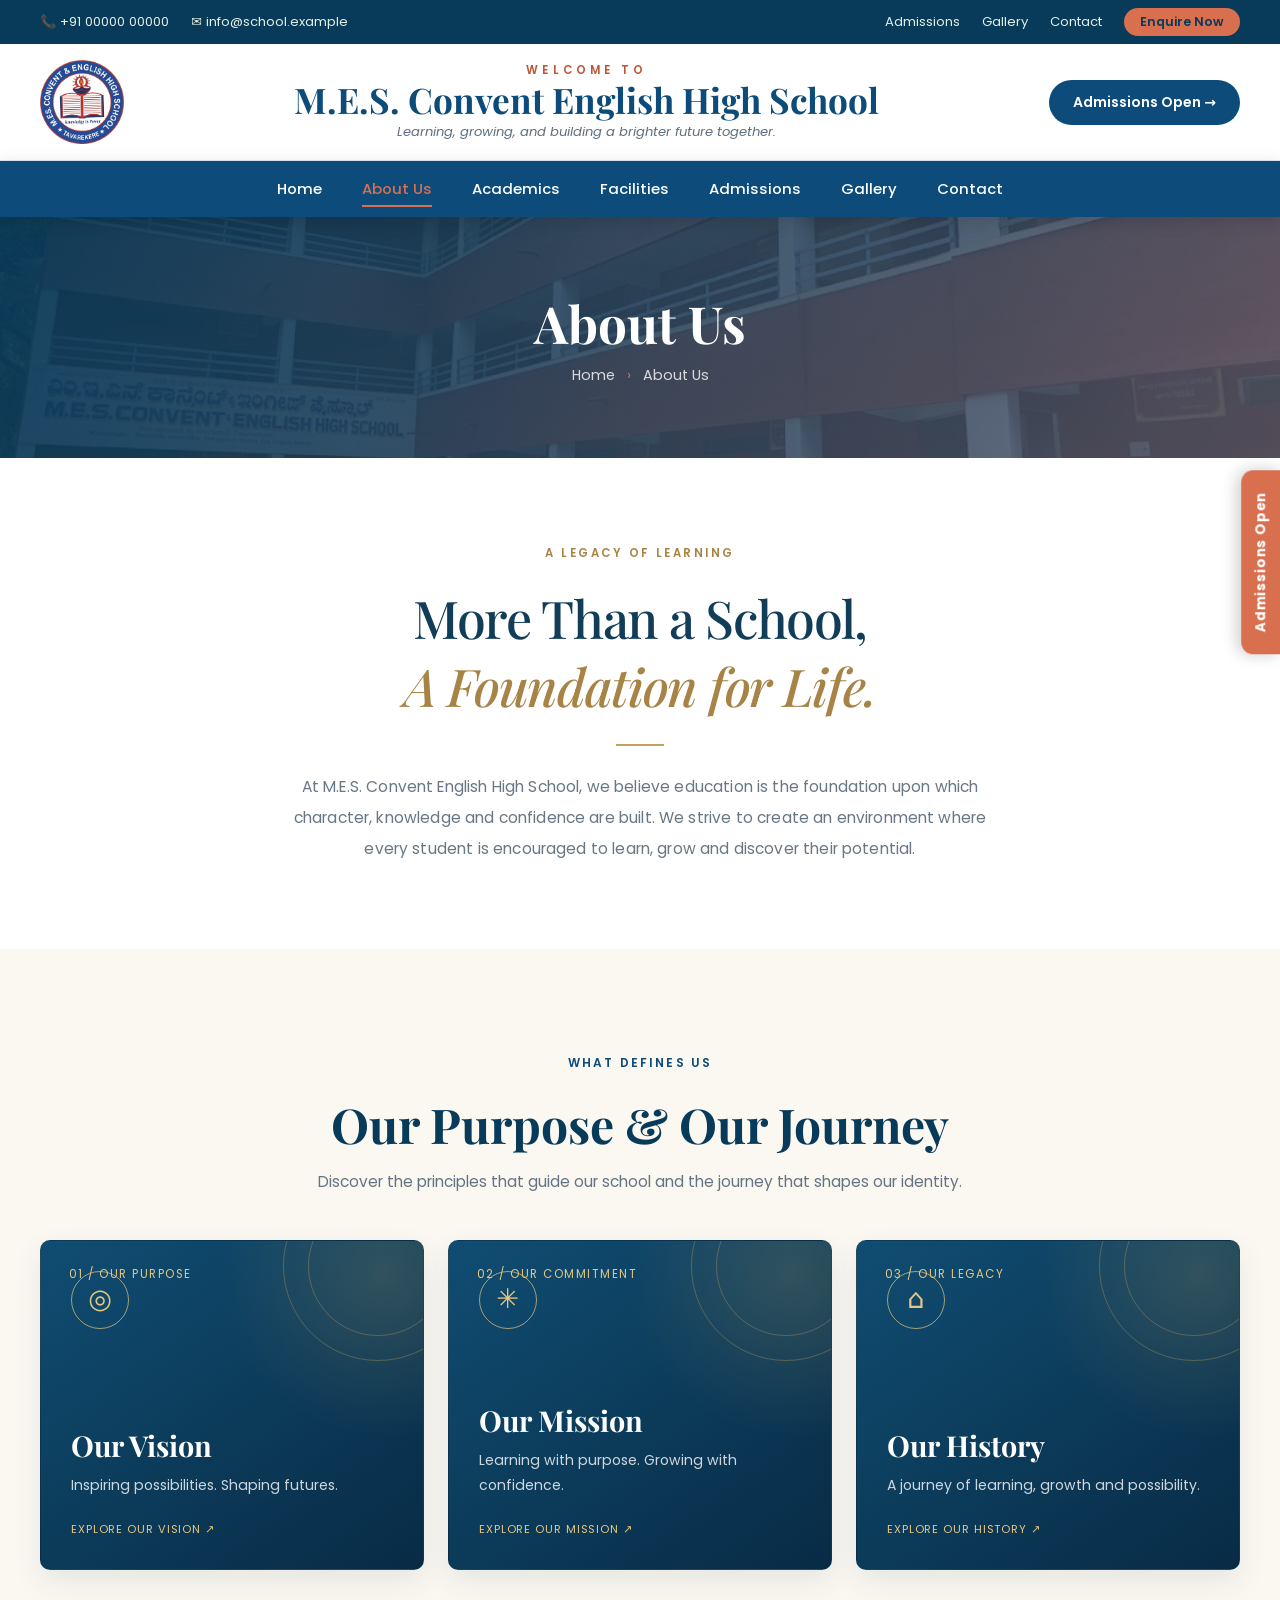
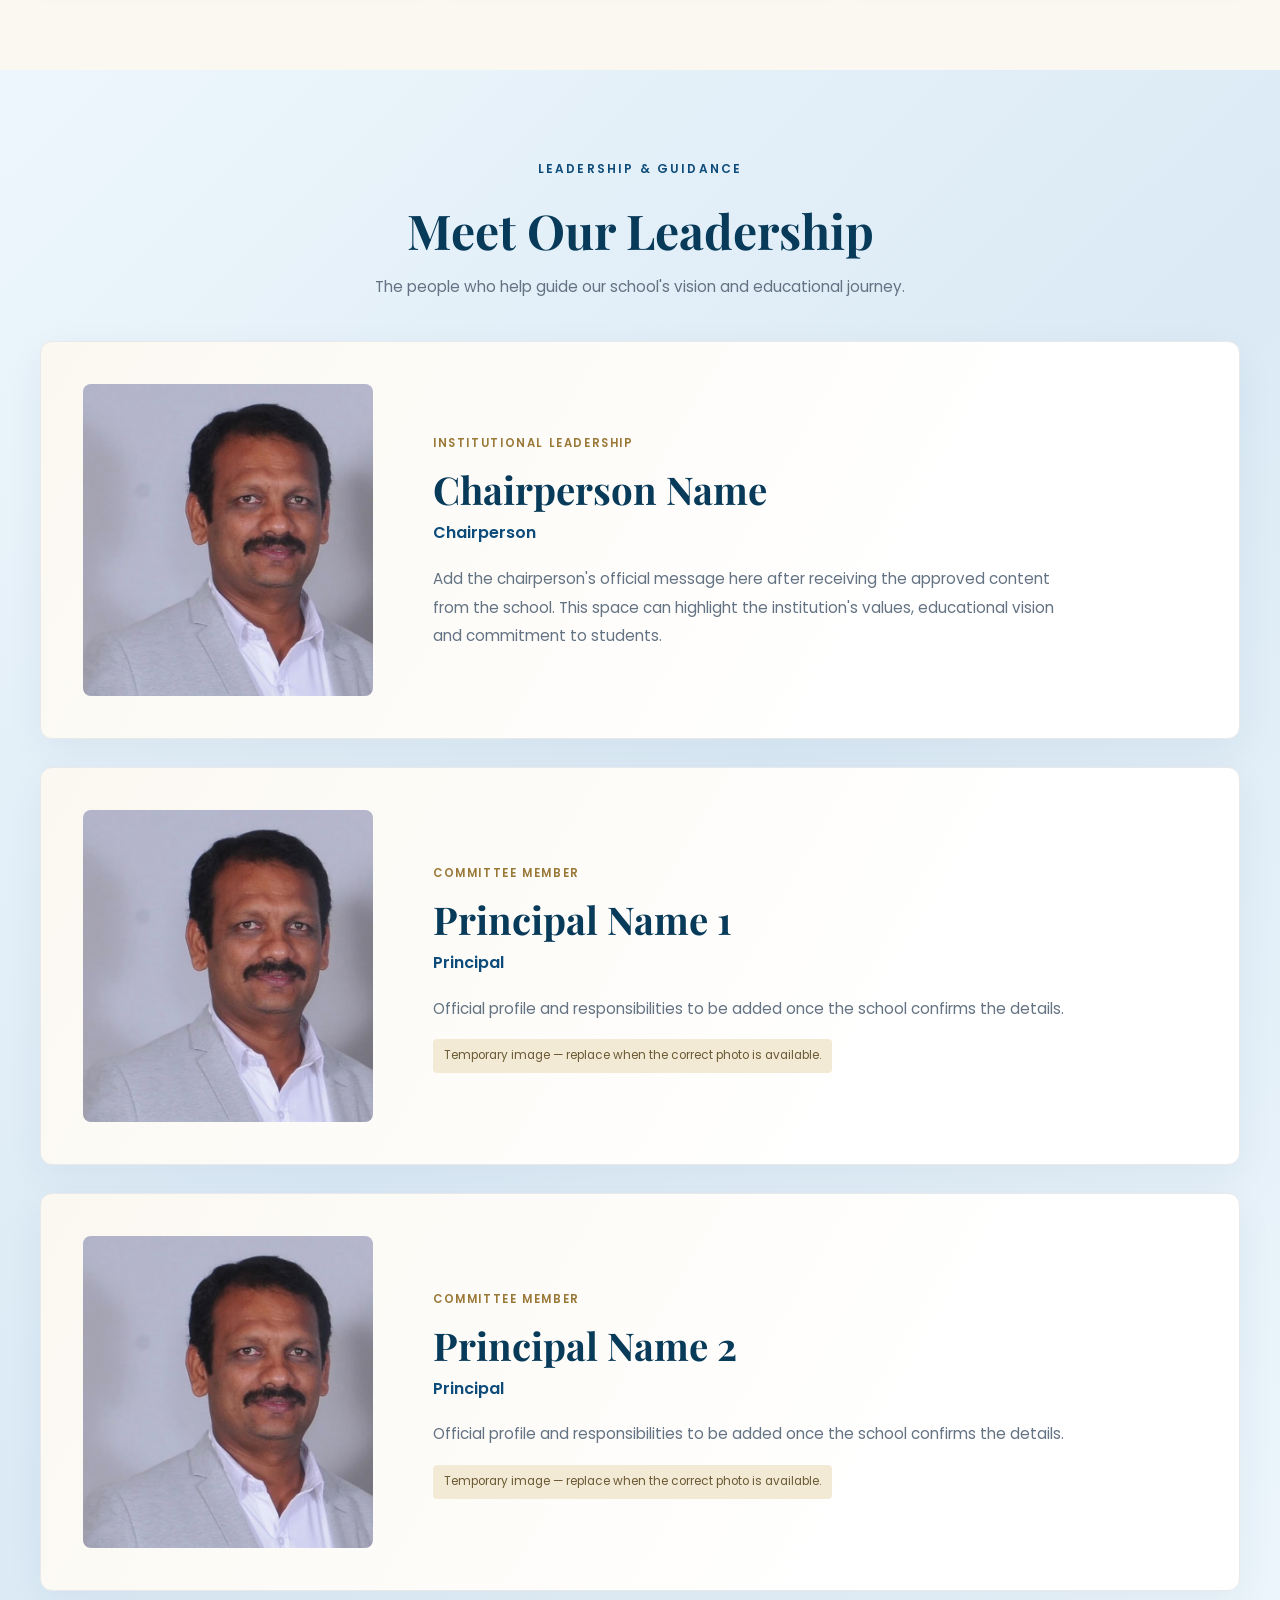
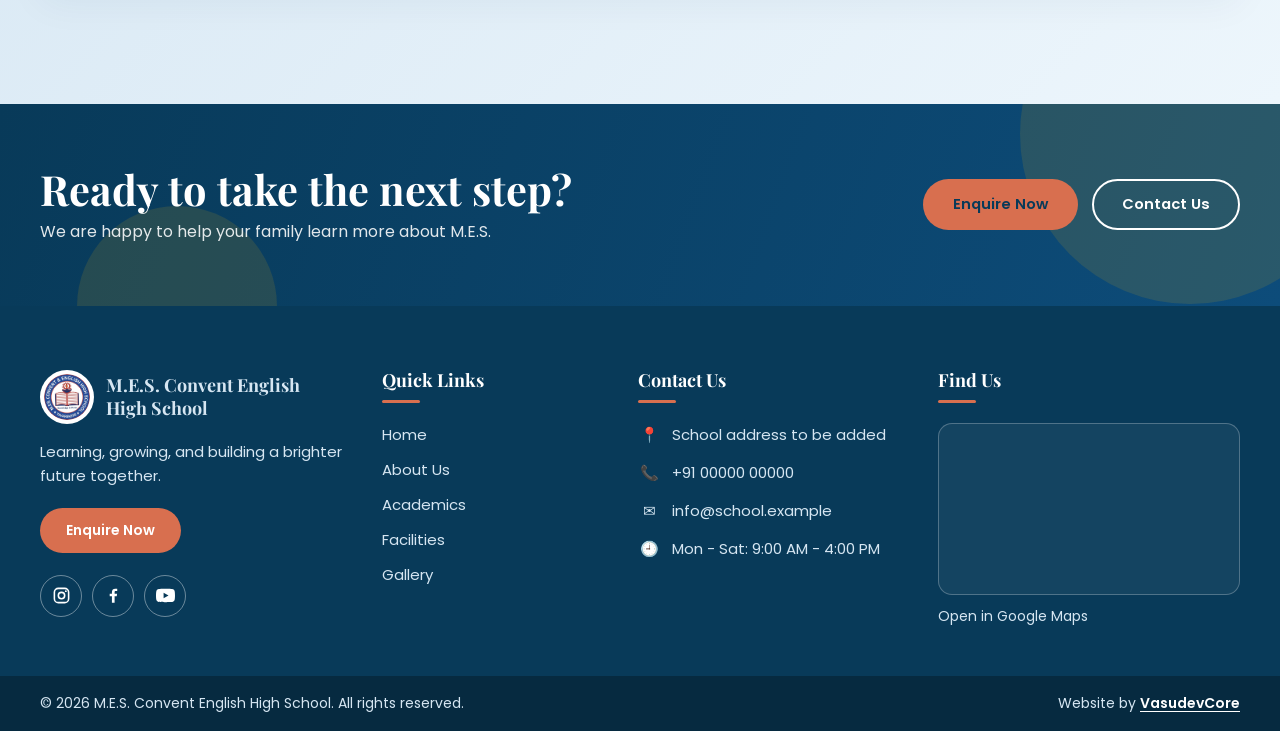
<file: about.html>
<!DOCTYPE html>
<html lang="en">
<head>
  <meta charset="UTF-8">
  <meta name="viewport" content="width=device-width, initial-scale=1">
  <title>About Us | M.E.S. Convent English High School</title>
  <meta name="description" content="Learn about the vision, mission, history and leadership of M.E.S. Convent English High School.">

  <link rel="icon" href="images/logo.png">

  <link rel="preconnect" href="https://fonts.googleapis.com">
  <link rel="preconnect" href="https://fonts.gstatic.com" crossorigin>
  <link href="https://fonts.googleapis.com/css2?family=Playfair+Display:wght@600;700&family=Poppins:wght@400;500;600&display=swap" rel="stylesheet">

  <link rel="stylesheet" href="css/styles.css">
</head>

<body data-page="about">

  <!-- Shared navbar: unchanged -->
  <!-- TOP UTILITY BAR -->
<div class="topbar">
  <div class="container topbar__in">
    <div class="topbar__left">
      <a href="tel:+910000000000">📞 +91 00000 00000</a>
      <a href="mailto:info@school.example">✉ info@school.example</a>
    </div>
    <div class="topbar__right">
      <a href="admissions.html">Admissions</a>
      <a href="gallery.html">Gallery</a>
      <a href="contact.html">Contact</a>
      <button type="button" class="topbar__enq" data-open-admission>Enquire Now</button>
    </div>
  </div>
</div>

<!-- BRAND ROW -->
<div class="brand">
  <div class="container brand__in">
    <a href="index.html" class="brand__logo" aria-label="M.E.S. Convent English High School home">
      <img id="headerLogo" src="images/logo.png" alt="M.E.S. Convent English High School logo">
    </a>
    <div class="brand__text">
      <span class="brand__small">Welcome to</span>
      <a href="index.html" class="brand__name">M.E.S. Convent English High School</a>
      <span class="brand__tag">Learning, growing, and building a brighter future together.</span>
    </div>
    <button type="button" class="brand__cta" data-open-admission>Admissions Open <span>→</span></button>
  </div>
</div>

<!-- MAIN NAVIGATION (sticky) -->
<nav class="navbar" id="navbar" aria-label="Main">
  <div class="container navbar__in">
    <a href="index.html" class="navbar__mini"><img src="images/logo.png" alt=""><span>M.E.S. Convent</span></a>
    <button class="navbar__toggle" id="navToggle" aria-expanded="false" aria-controls="navMenu" aria-label="Toggle menu"><i></i><i></i><i></i></button>
    <ul class="navbar__menu" id="navMenu">
      <li><a href="index.html" data-nav="index">Home</a></li>
      <li class="has-sub">
        <a href="about.html" data-nav="about">About Us</a>
        <button class="sub-toggle" aria-label="Open About submenu">▾</button>
        <ul class="sub">
          <li><a href="about.html">Our School</a></li>
          <li><a href="about.html#leadership">Our Leadership</a></li>
        </ul>
      </li>
      <li><a href="academics.html" data-nav="academics">Academics</a></li>
      <li><a href="facilities.html" data-nav="facilities">Facilities</a></li>
      <li class="has-sub">
        <a href="admissions.html" data-nav="admissions">Admissions</a>
        <button class="sub-toggle" aria-label="Open Admissions submenu">▾</button>
        <ul class="sub">
          <li><a href="admissions.html">How to Apply</a></li>
          <li><a href="#" data-open-admission>Enquire Now</a></li>
        </ul>
      </li>
      <li><a href="gallery.html" data-nav="gallery">Gallery</a></li>
      <li><a href="contact.html" data-nav="contact">Contact</a></li>
    </ul>
  </div>
</nav>

  <main class="about-page">


  <!-- ABOUT US: INNER-PAGE BANNER -->
  <section class="page-banner">
    <div class="container">
      <h1>About Us</h1>
      <div class="crumbs">
        <a href="index.html">Home</a>
        <span>›</span>
        About Us
      </div>
    </div>
  </section>

  
<!-- About Us Introduction -->
<section class="about-intro">
  <div class="container about-intro__inner">

    <span class="about-intro__eyebrow">
      A LEGACY OF LEARNING
    </span>

    <h2>
      More Than a School,<br>
      <span>A Foundation for Life.</span>
    </h2>

    <div class="about-intro__divider"></div>

    <p>
      At M.E.S. Convent English High School, we believe education
      is the foundation upon which character, knowledge and
      confidence are built. We strive to create an environment
      where every student is encouraged to learn, grow and
      discover their potential.
    </p>

  </div>
</section>



    <!-- 2. VISION, MISSION AND HISTORY FLIP CARDS -->
    <section class="about-values" id="about-values">
      <div class="container">

        <div class="about-section-heading">
          <span class="eyebrow">WHAT DEFINES US</span>
          <h2>Our Purpose &amp; Our Journey</h2>
          <p>
            Discover the principles that guide our school
            and the journey that shapes our identity.
          </p>
        </div>

        <div class="about-value-grid">

          <!-- VISION -->
          <article class="about-flip-card" tabindex="0"
                   aria-label="Vision card. Hover or focus to read more.">
            <div class="about-flip-card__inner">

              <div class="about-flip-card__front">
                <span class="about-flip-card__number">01 / OUR PURPOSE</span>
                <div class="about-flip-card__icon" aria-hidden="true">◎</div>
                <h3>Our Vision</h3>
                <p>Inspiring possibilities. Shaping futures.</p>
                <span class="about-flip-card__hint">EXPLORE OUR VISION ↗</span>
              </div>

              <div class="about-flip-card__back">
                <span class="eyebrow">OUR ASPIRATION</span>
                <h3>Our Vision</h3>
                <p>
                  To nurture confident, responsible and compassionate
                  learners who pursue knowledge, uphold strong values
                  and contribute positively to society.
                </p>
              </div>

            </div>
          </article>


          <!-- MISSION -->
          <article class="about-flip-card" tabindex="0"
                   aria-label="Mission card. Hover or focus to read more.">
            <div class="about-flip-card__inner">

              <div class="about-flip-card__front">
                <span class="about-flip-card__number">02 / OUR COMMITMENT</span>
                <div class="about-flip-card__icon" aria-hidden="true">✳</div>
                <h3>Our Mission</h3>
                <p>Learning with purpose. Growing with confidence.</p>
                <span class="about-flip-card__hint">EXPLORE OUR MISSION ↗</span>
              </div>

              <div class="about-flip-card__back">
                <span class="eyebrow">OUR COMMITMENT</span>
                <h3>Our Mission</h3>
                <p>
                  To provide a supportive learning environment that
                  encourages curiosity, academic growth, creativity,
                  discipline and respect for others.
                </p>
              </div>

            </div>
          </article>


          <!-- HISTORY -->
          <article class="about-flip-card" tabindex="0"
                   aria-label="History card. Hover or focus to read more.">
            <div class="about-flip-card__inner">

              <div class="about-flip-card__front">
                <span class="about-flip-card__number">03 / OUR LEGACY</span>
                <div class="about-flip-card__icon" aria-hidden="true">⌂</div>
                <h3>Our History</h3>
                <p>A journey of learning, growth and possibility.</p>
                <span class="about-flip-card__hint">EXPLORE OUR HISTORY ↗</span>
              </div>

              <div class="about-flip-card__back">
                <span class="eyebrow">OUR JOURNEY</span>
                <h3>Our History</h3>
                <p>
                  M.E.S. Convent English High School continues its
                  journey of education and student development.
                  Add the school's confirmed founding year, milestones
                  and achievements here.
                </p>
              </div>

            </div>
          </article>

        </div>
      </div>
    </section>


    <!-- 3. CHAIRPERSON: SEPARATE, FORMAL PROFILE -->
    <section class="about-leadership" id="leadership">
      <div class="container">

        <div class="about-section-heading about-leadership__heading">
          <span class="eyebrow">LEADERSHIP &amp; GUIDANCE</span>
          <h2>Meet Our Leadership</h2>
          <p>
            The people who help guide our school's vision
            and educational journey.
          </p>
        </div>

        <article class="about-person">
          <div class="about-person__photo">
            <img src="images/chairman.jpg"
                 alt="Chairperson portrait">
          </div>

          <div class="about-person__content">
            <span class="about-person__eyebrow">INSTITUTIONAL LEADERSHIP</span>
            <h3>Chairperson Name</h3>
            <p class="about-person__role">Chairperson</p>

            <p class="about-person__text">
              Add the chairperson's official message here after
              receiving the approved content from the school.
              This space can highlight the institution's values,
              educational vision and commitment to students.
            </p>
          </div>
        </article>


        <!-- 4. COMMITTEE MEMBERS: STACKED VERTICALLY -->
        

        <article class="about-person">
          <div class="about-person__photo">
            <img src="images/chairman.jpg"
                 alt="Temporary placeholder portrait for Principal 1">
          </div>

          <div class="about-person__content">
            <span class="about-person__eyebrow">COMMITTEE MEMBER</span>
            <h3>Principal Name 1</h3>
            <p class="about-person__role">Principal</p>

            <p class="about-person__text">
              Official profile and responsibilities to be added
              once the school confirms the details.
            </p>

            <span class="about-person__note">
              Temporary image — replace when the correct photo is available.
            </span>
          </div>
        </article>


        <article class="about-person">
          <div class="about-person__photo">
            <img src="images/chairman.jpg"
                 alt="Temporary placeholder portrait for Principal 2">
          </div>

          <div class="about-person__content">
            <span class="about-person__eyebrow">COMMITTEE MEMBER</span>
            <h3>Principal Name 2</h3>
            <p class="about-person__role">Principal</p>

            <p class="about-person__text">
              Official profile and responsibilities to be added
              once the school confirms the details.
            </p>

            <span class="about-person__note">
              Temporary image — replace when the correct photo is available.
            </span>
          </div>
        </article>

      </div>
    </section>

  </main>


  <section class="cta">
    <div class="container cta__in">
      <div><h2>Ready to take the next step?</h2><p>We are happy to help your family learn more about M.E.S.</p></div>
      <div class="cta__btns"><a class="btn btn--accent" href="#" data-open-admission>Enquire Now</a><a class="btn btn--ghost" href="contact.html">Contact Us</a></div>
    </div>
  </section>
  <footer class="mesf" id="siteFooter">
  <div class="mesf__wrap mesf__grid">

    <!-- 1. School -->
    <div class="mesf__col mesf__about">
      <a href="index.html" class="mesf__brand"><img src="images/logo.png" alt="M.E.S. logo"><span>M.E.S. Convent English High School</span></a>
      <p>Learning, growing, and building a brighter future together.</p>
      <button class="mesf__btn" type="button" data-open-admission>Enquire Now</button>
      <div class="mesf__social">
        <a href="https://www.instagram.com/" target="_blank" rel="noopener noreferrer" aria-label="Instagram">
          <svg viewBox="0 0 24 24" aria-hidden="true"><rect x="3" y="3" width="18" height="18" rx="5" fill="none" stroke="currentColor" stroke-width="2"/><circle cx="12" cy="12" r="4" fill="none" stroke="currentColor" stroke-width="2"/><circle cx="17.5" cy="6.5" r="1.2" fill="currentColor"/></svg>
        </a>
        <a href="https://www.facebook.com/" target="_blank" rel="noopener noreferrer" aria-label="Facebook">
          <svg viewBox="0 0 24 24" aria-hidden="true"><path fill="currentColor" d="M13.4 21v-8h2.7l.4-3.1h-3.1v-2c0-.9.3-1.5 1.6-1.5h1.7V3.6c-.3 0-1.3-.1-2.5-.1-2.5 0-4.2 1.5-4.2 4.3v2.1H7.2V13H10v8z"/></svg>
        </a>
        <a href="https://www.youtube.com/@MESBENGALURU56213" target="_blank" rel="noopener noreferrer" aria-label="YouTube">
          <svg viewBox="0 0 24 24" aria-hidden="true"><path fill="currentColor" d="M23.5 6.2a3 3 0 0 0-2.1-2.1C19.5 3.6 12 3.6 12 3.6s-7.5 0-9.4.5A3 3 0 0 0 .5 6.2C0 8.1 0 12 0 12s0 3.9.5 5.8a3 3 0 0 0 2.1 2.1c1.9.5 9.4.5 9.4.5s7.5 0 9.4-.5a3 3 0 0 0 2.1-2.1c.5-1.9.5-5.8.5-5.8s0-3.9-.5-5.8M9.6 15.6V8.4l6.2 3.6z"/></svg>
        </a>
      </div>
    </div>

    <!-- 2. Quick links -->
    <div class="mesf__col">
      <h4>Quick Links</h4>
      <ul class="mesf__links">
        <li><a href="index.html">Home</a></li>
        <li><a href="about.html">About Us</a></li>
        <li><a href="academics.html">Academics</a></li>
        <li><a href="facilities.html">Facilities</a></li>
        <li><a href="gallery.html">Gallery</a></li>
      </ul>
    </div>

    <!-- 3. Contact (EDIT THESE DETAILS) -->
    <div class="mesf__col">
      <h4>Contact Us</h4>
      <ul class="mesf__contact">
        <li><span class="mesf__ico">📍</span><span>School address to be added</span></li>
        <li><span class="mesf__ico">📞</span><a href="tel:+910000000000">+91 00000 00000</a></li>
        <li><span class="mesf__ico">✉️</span><a href="mailto:info@school.example">info@school.example</a></li>
        <li><span class="mesf__ico">🕘</span><span>Mon - Sat: 9:00 AM - 4:00 PM</span></li>
      </ul>
    </div>

    <!-- 4. Map -->
    <div class="mesf__col mesf__mapcol">
      <h4>Find Us</h4>
      <div class="mesf__map">
        <iframe src="https://www.google.com/maps?q=M.E.S.+Convent+English+High+School&amp;output=embed" title="M.E.S. Convent English High School on Google Maps" loading="lazy" referrerpolicy="no-referrer-when-downgrade"></iframe>
      </div>
      <a class="mesf__maplink" href="https://www.google.com/maps/search/?api=1&amp;query=M.E.S.+Convent+English+High+School" target="_blank" rel="noopener noreferrer">Open in Google Maps</a>
    </div>

  </div>

  <!-- BOTTOM BAR: copyright (left) | company link (centre) | quick links (right) -->
  <div class="mesf__bottom">
    <div class="mesf__wrap">
      <span class="mesf__copy">© <span id="yr"></span> M.E.S. Convent English High School. All rights reserved.</span>

      <!-- CHANGE THE LINK AND NAME BELOW -->
      <span class="mesf__credit">Website by <a href="https://www.vasudevcore.com/" target="_blank" rel="noopener noreferrer">VasudevCore</a></span>

    </div>
  </div>

  <button class="mesf__top" id="toTop" aria-label="Back to top">↑</button>
</footer>
  <button type="button" class="enq-tab" data-open-admission aria-label="Admissions open - enquire now">Admissions Open</button>
      <div class="adm" id="admModal" role="dialog" aria-modal="true" aria-labelledby="admTitle" hidden>
        <div class="adm__backdrop" data-close-admission></div>
        <div class="adm__box">
          <button class="adm__close" type="button" data-close-admission aria-label="Close">×</button>
          <aside class="adm__side">
            <img src="images/school-entrance.jpg" alt="">
            <div class="adm__sideText">
              <span>Welcome to</span>
              <strong>M.E.S. Convent English High School</strong>
              <p>Parents are warmly invited to contact the school for enquiries.</p>
            </div>
          </aside>
          <div class="adm__main">
            <div class="adm__head">
              <h2 id="admTitle">Admissions Open for <em>2026-27</em></h2>
              <div class="adm__years" role="radiogroup" aria-label="Academic year">
                <label><input type="radio" name="year" value="2026-27" form="admForm" checked><span>2026-27</span></label>
                <label><input type="radio" name="year" value="2027-28" form="admForm"><span>2027-28</span></label>
              </div>
            </div>
            <form id="admForm" name="admission-enquiry" method="POST" data-netlify="true" netlify-honeypot="bot-field" novalidate>
              <input type="hidden" name="form-name" value="admission-enquiry">
              <p class="adm__hp"><label>Don't fill this out <input name="bot-field"></label></p>
              <div class="adm__row">
                <label class="adm__f"><span>Parent Name <b>*</b></span><input name="parent_name" type="text" autocomplete="name" required></label>
                <label class="adm__f"><span>Child Name <b>*</b></span><input name="child_name" type="text" required></label>
              </div>
              <div class="adm__row">
                <div class="adm__f"><span>Mobile No. <b>*</b></span>
                  <div class="adm__phone">
                    <select name="country_code" aria-label="Country code">
                      <option>+91</option><option>+971</option><option>+966</option><option>+974</option><option>+968</option><option>+965</option><option>+973</option><option>+44</option><option>+1</option><option>+61</option>
                    </select>
                    <input name="mobile" type="tel" inputmode="numeric" maxlength="12" autocomplete="tel-national" required>
                  </div>
                </div>
                <label class="adm__f"><span>Email</span><input name="email" type="email" autocomplete="email"></label>
              </div>
              <label class="adm__f"><span>Select Grade <b>*</b></span>
                <select name="grade" required>
                  <option value="">Select grade</option>
                  <option>Nursery</option><option>LKG</option><option>UKG</option>
                  <option>Grade 1</option><option>Grade 2</option><option>Grade 3</option><option>Grade 4</option><option>Grade 5</option>
                  <option>Grade 6</option><option>Grade 7</option><option>Grade 8</option><option>Grade 9</option><option>Grade 10</option>
                </select>
              </label>
              <p class="adm__err" id="admErr" role="alert"></p>
              <button class="adm__submit" type="submit"><span>Submit</span></button>
              <p class="adm__note">By submitting, you agree to be contacted by the school office.</p>
            </form>
            <div class="adm__ok" id="admOk" hidden>
              <div class="adm__tick"><svg viewBox="0 0 52 52"><circle cx="26" cy="26" r="24"/><path d="M14 27l8 8 16-17"/></svg></div>
              <h3>Thank you!</h3>
              <p>Your enquiry has been received. The school office will contact you shortly.</p>
              <button class="btn btn--primary" type="button" data-close-admission>Close</button>
            </div>
          </div>
        </div>
      </div>

  <!-- Existing site scripts -->
  <script src="js/main.js"></script>

</body>
</html>
</file>
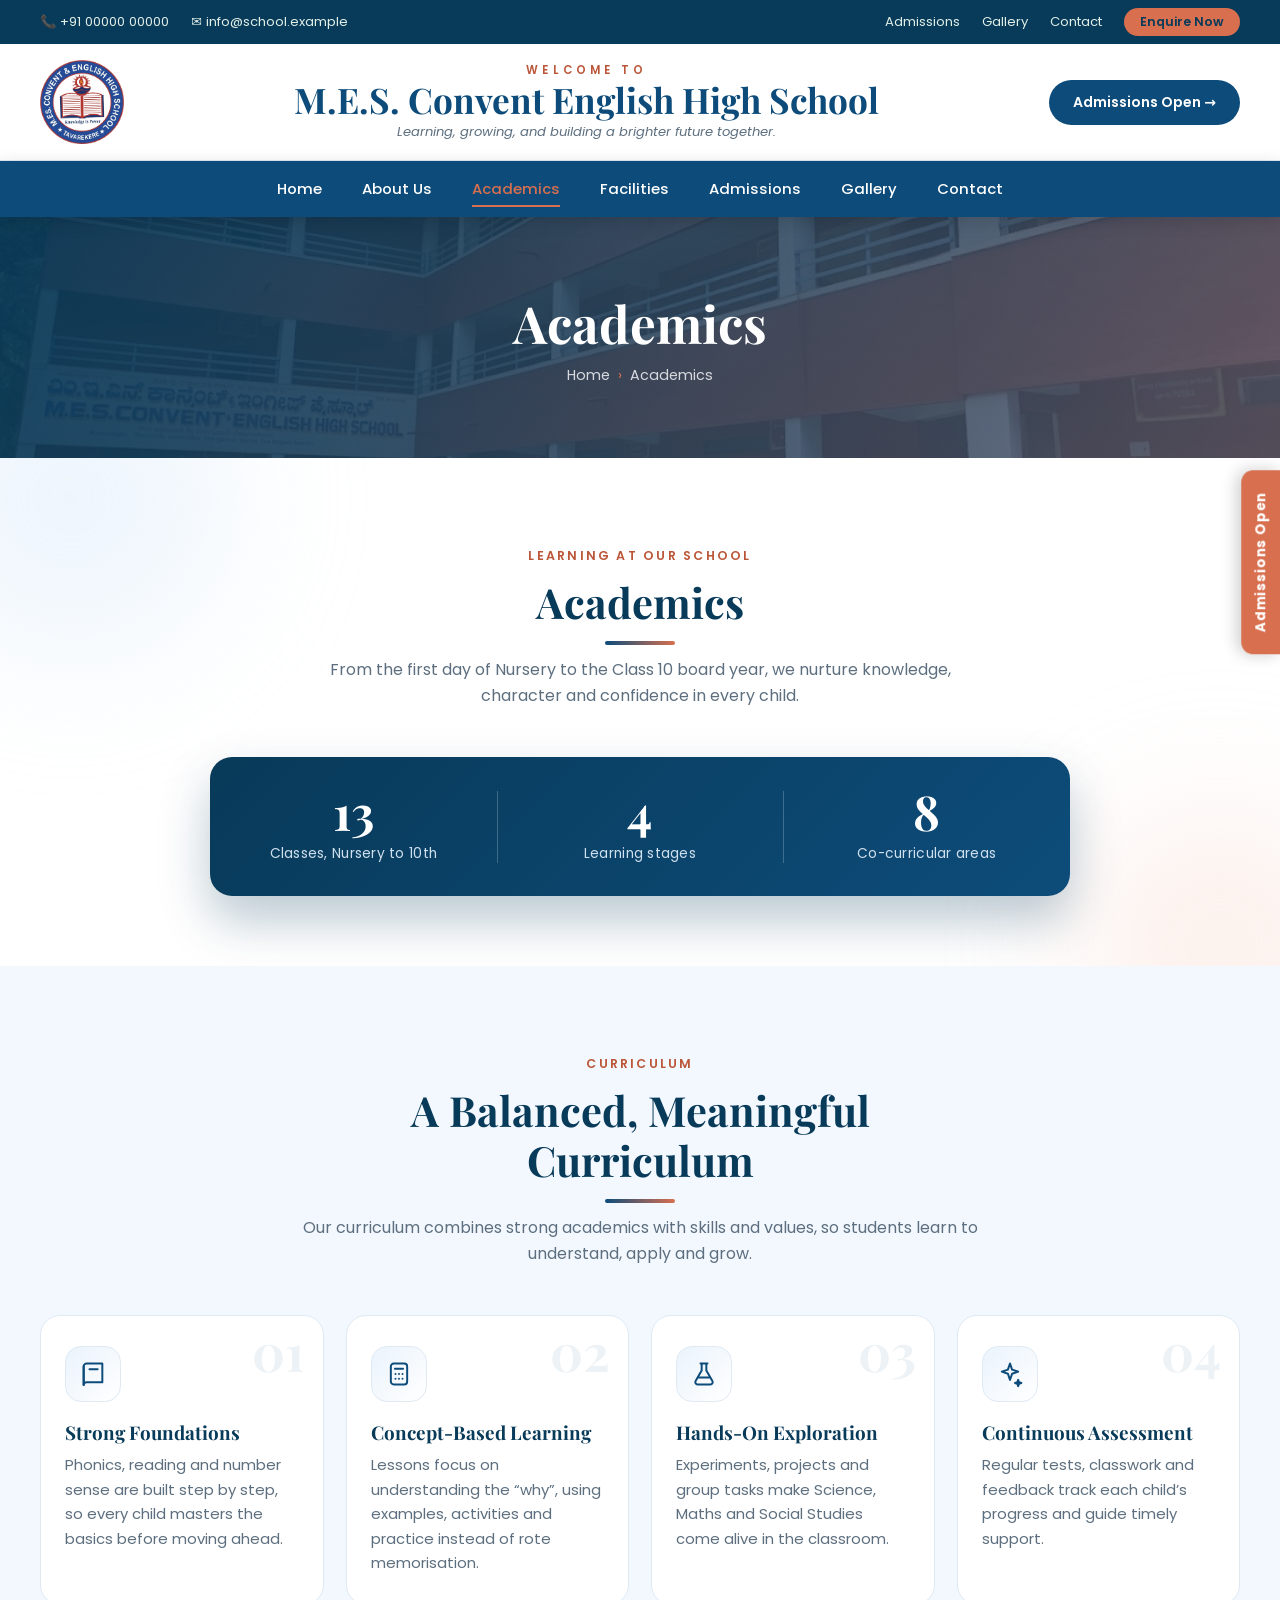
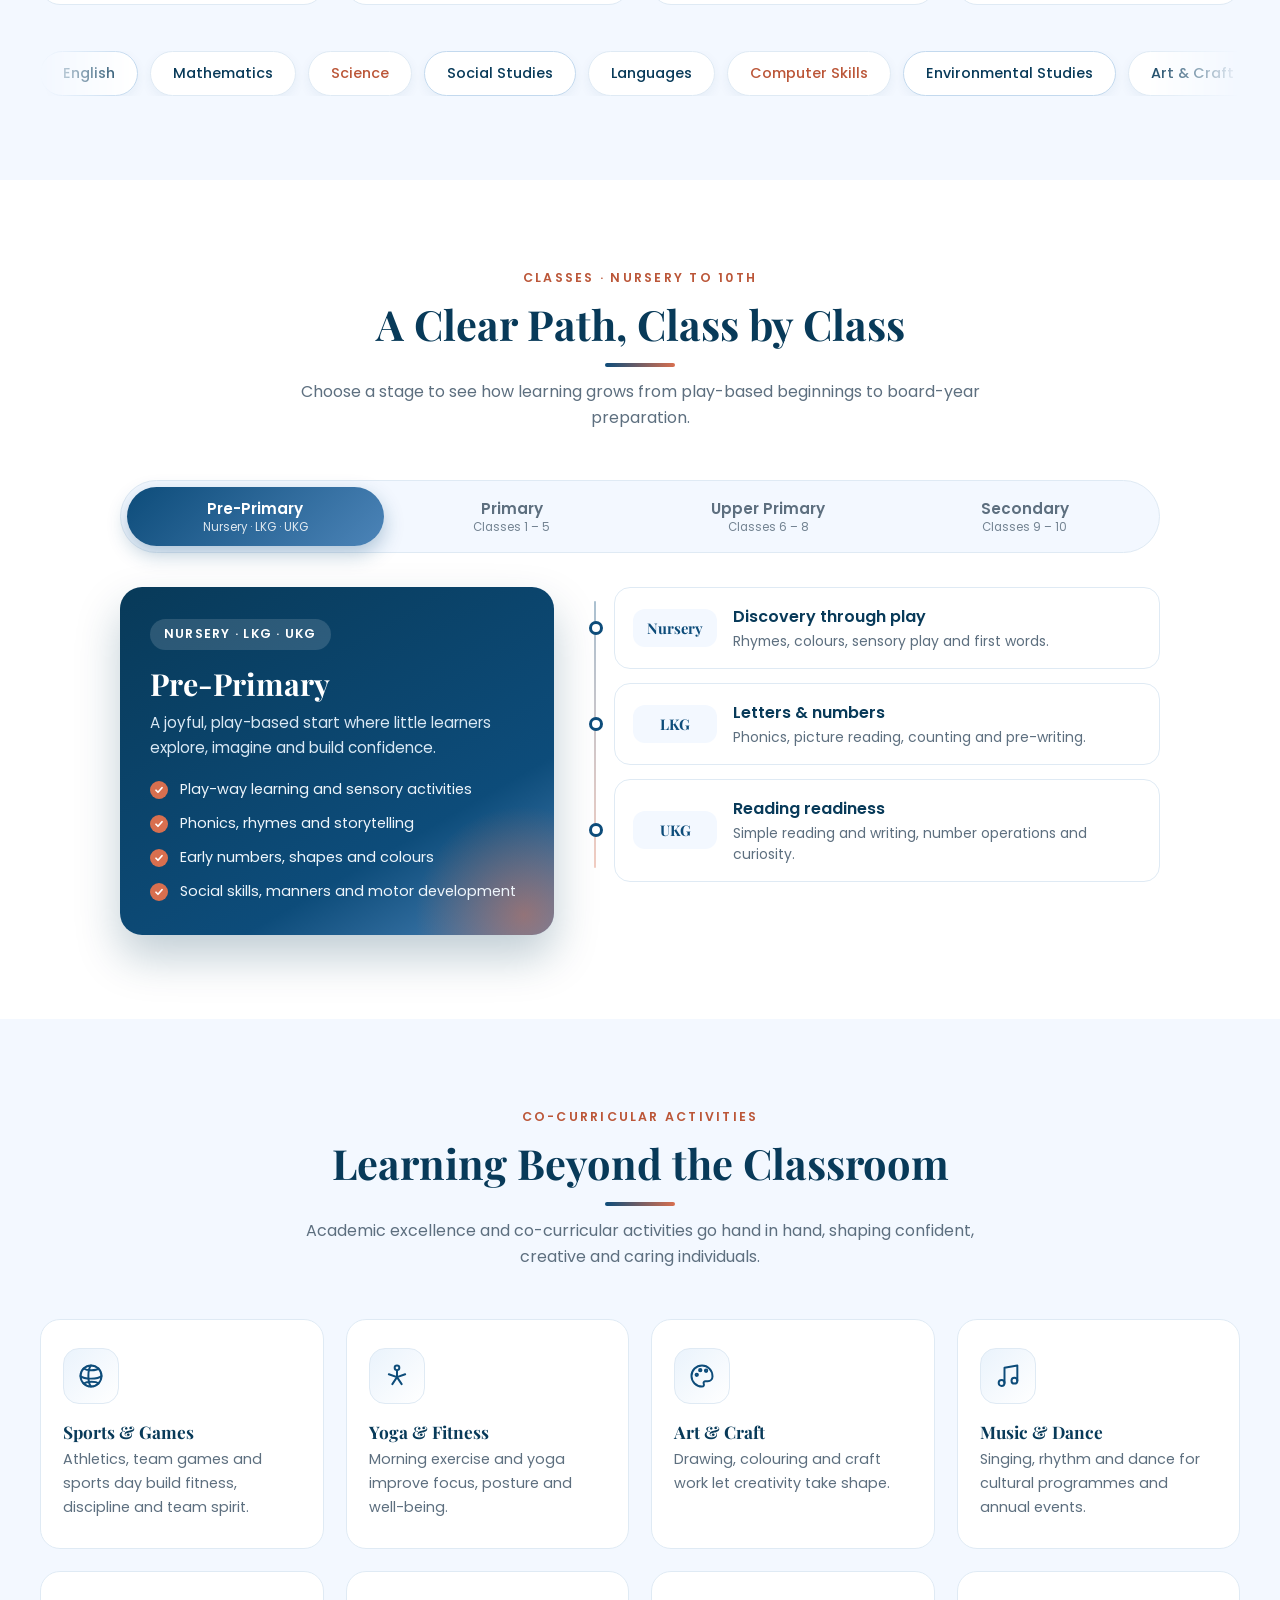
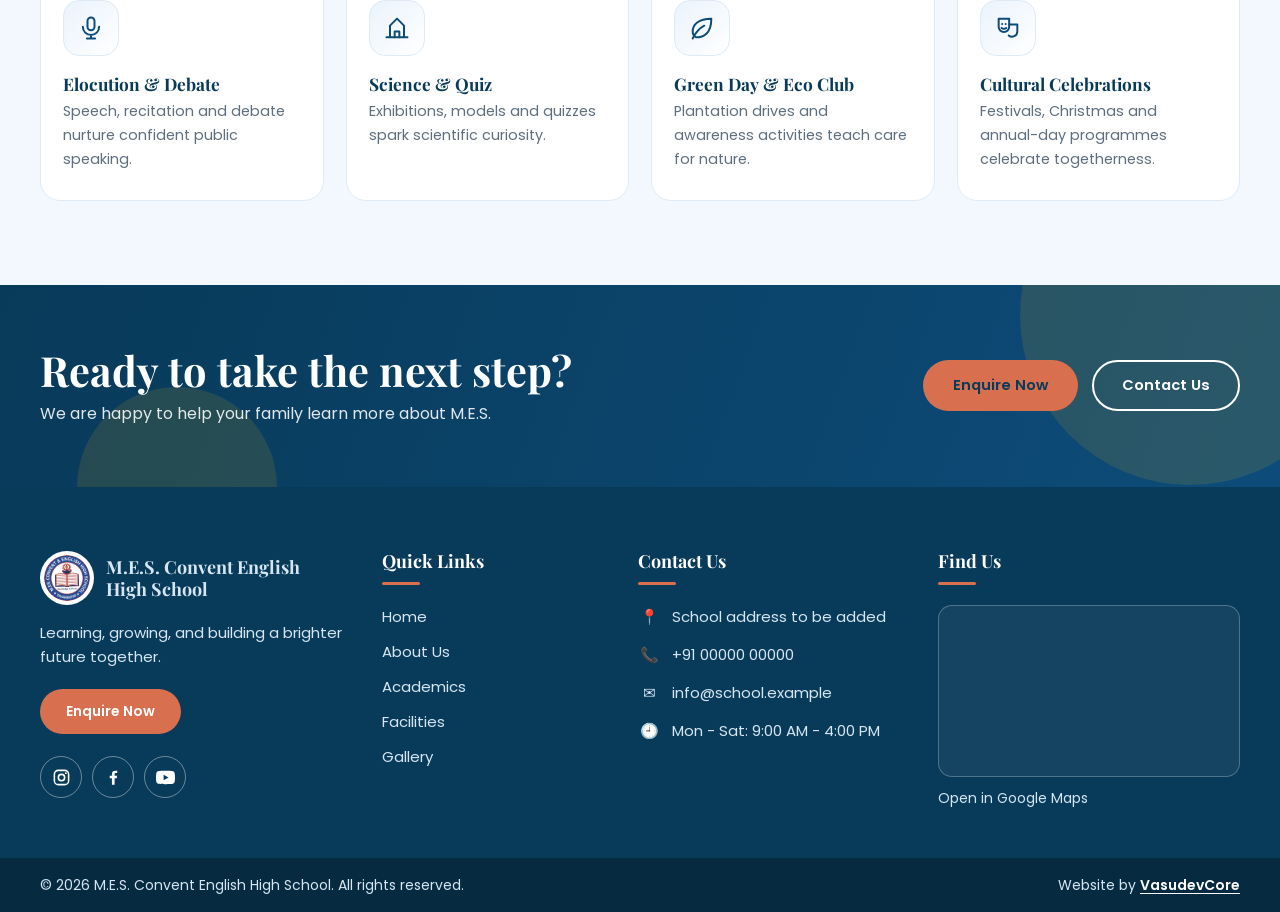
<file: academics.html>
<!DOCTYPE html>
<html lang="en">
<head>
  <meta charset="UTF-8">
  <meta name="viewport" content="width=device-width, initial-scale=1">
  <title>Academics | M.E.S. Convent English High School</title>
  <meta name="description" content="Welcome to M.E.S. Convent English High School.">
  <link rel="icon" href="images/logo.png">
  <link rel="preconnect" href="https://fonts.googleapis.com">
  <link rel="preconnect" href="https://fonts.gstatic.com" crossorigin>
  <link href="https://fonts.googleapis.com/css2?family=Playfair+Display:wght@600;700&family=Poppins:wght@400;500;600&display=swap" rel="stylesheet">
  <link rel="stylesheet" href="css/styles.css">
</head>
<body data-page="academics">
  <!-- TOP UTILITY BAR -->
<div class="topbar">
  <div class="container topbar__in">
    <div class="topbar__left">
      <a href="tel:+910000000000">📞 +91 00000 00000</a>
      <a href="mailto:info@school.example">✉ info@school.example</a>
    </div>
    <div class="topbar__right">
      <a href="admissions.html">Admissions</a>
      <a href="gallery.html">Gallery</a>
      <a href="contact.html">Contact</a>
      <button type="button" class="topbar__enq" data-open-admission>Enquire Now</button>
    </div>
  </div>
</div>

<!-- BRAND ROW -->
<div class="brand">
  <div class="container brand__in">
    <a href="index.html" class="brand__logo" aria-label="M.E.S. Convent English High School home">
      <img id="headerLogo" src="images/logo.png" alt="M.E.S. Convent English High School logo">
    </a>
    <div class="brand__text">
      <span class="brand__small">Welcome to</span>
      <a href="index.html" class="brand__name">M.E.S. Convent English High School</a>
      <span class="brand__tag">Learning, growing, and building a brighter future together.</span>
    </div>
    <button type="button" class="brand__cta" data-open-admission>Admissions Open <span>→</span></button>
  </div>
</div>

<!-- MAIN NAVIGATION (sticky) -->
<nav class="navbar" id="navbar" aria-label="Main">
  <div class="container navbar__in">
    <a href="index.html" class="navbar__mini"><img src="images/logo.png" alt=""><span>M.E.S. Convent</span></a>
    <button class="navbar__toggle" id="navToggle" aria-expanded="false" aria-controls="navMenu" aria-label="Toggle menu"><i></i><i></i><i></i></button>
    <ul class="navbar__menu" id="navMenu">
      <li><a href="index.html" data-nav="index">Home</a></li>
      <li class="has-sub">
        <a href="about.html" data-nav="about">About Us</a>
        <button class="sub-toggle" aria-label="Open About submenu">▾</button>
        <ul class="sub">
          <li><a href="about.html">Our School</a></li>
          <li><a href="about.html#leadership">Our Leadership</a></li>
        </ul>
      </li>
      <li><a href="academics.html" data-nav="academics">Academics</a></li>
      <li><a href="facilities.html" data-nav="facilities">Facilities</a></li>
      <li class="has-sub">
        <a href="admissions.html" data-nav="admissions">Admissions</a>
        <button class="sub-toggle" aria-label="Open Admissions submenu">▾</button>
        <ul class="sub">
          <li><a href="admissions.html">How to Apply</a></li>
          <li><a href="#" data-open-admission>Enquire Now</a></li>
        </ul>
      </li>
      <li><a href="gallery.html" data-nav="gallery">Gallery</a></li>
      <li><a href="contact.html" data-nav="contact">Contact</a></li>
    </ul>
  </div>
</nav>

  <section class="page-banner">
    <div class="container">
      <h1>Academics</h1>
      <div class="crumbs"><a href="index.html">Home</a><span>›</span>Academics</div>
    </div>
  </section>

  <section class="section ac-intro">
    <div class="container">
      <div class="section__head" data-reveal><span class="eyebrow">Learning at our school</span><h2 class="section__title">Academics</h2><p>From the first day of Nursery to the Class 10 board year, we nurture knowledge, character and confidence in every child.</p></div>
      <div class="ac-stats" data-reveal="zoom">
        <div class="ac-stat"><strong data-count="13">13</strong><span>Classes, Nursery to 10th</span></div>
        <div class="ac-stat"><strong data-count="4">4</strong><span>Learning stages</span></div>
        <div class="ac-stat"><strong data-count="8">8</strong><span>Co-curricular areas</span></div>
      </div>
    </div>
  </section>

  <section class="section section--soft ac-curr" id="curriculum">
    <div class="container">
      <div class="section__head" data-reveal><span class="eyebrow">Curriculum</span><h2 class="section__title">A Balanced, Meaningful Curriculum</h2><p>Our curriculum combines strong academics with skills and values, so students learn to understand, apply and grow.</p></div>
      <div class="ac-pillars">
        <article class="ac-pillar" data-reveal style="--d:0.0s">
          <span class="ac-pillar__no">01</span>
          <div class="ac-ico"><svg viewBox="0 0 24 24" fill="none" stroke="currentColor" stroke-width="1.7" stroke-linecap="round" stroke-linejoin="round" aria-hidden="true"><path d="M4 5.5A2.5 2.5 0 0 1 6.5 3H20v16H6.5A2.5 2.5 0 0 0 4 21.5z"/><path d="M4 5.5v16"/><path d="M9 8h7"/></svg></div>
          <h3>Strong Foundations</h3>
          <p>Phonics, reading and number sense are built step by step, so every child masters the basics before moving ahead.</p>
        </article>
        <article class="ac-pillar" data-reveal style="--d:0.1s">
          <span class="ac-pillar__no">02</span>
          <div class="ac-ico"><svg viewBox="0 0 24 24" fill="none" stroke="currentColor" stroke-width="1.7" stroke-linecap="round" stroke-linejoin="round" aria-hidden="true"><rect x="5" y="3" width="14" height="18" rx="2.5"/><path d="M8.5 7.5h7M9 12h.01M12 12h.01M15 12h.01M9 16h.01M12 16h.01M15 16h.01"/></svg></div>
          <h3>Concept-Based Learning</h3>
          <p>Lessons focus on understanding the “why”, using examples, activities and practice instead of rote memorisation.</p>
        </article>
        <article class="ac-pillar" data-reveal style="--d:0.2s">
          <span class="ac-pillar__no">03</span>
          <div class="ac-ico"><svg viewBox="0 0 24 24" fill="none" stroke="currentColor" stroke-width="1.7" stroke-linecap="round" stroke-linejoin="round" aria-hidden="true"><path d="M9 3h6M10 3v6l-5.2 9a2 2 0 0 0 1.7 3h11a2 2 0 0 0 1.7-3L14 9V3"/><path d="M7.5 15h9"/></svg></div>
          <h3>Hands-On Exploration</h3>
          <p>Experiments, projects and group tasks make Science, Maths and Social Studies come alive in the classroom.</p>
        </article>
        <article class="ac-pillar" data-reveal style="--d:0.3s">
          <span class="ac-pillar__no">04</span>
          <div class="ac-ico"><svg viewBox="0 0 24 24" fill="none" stroke="currentColor" stroke-width="1.7" stroke-linecap="round" stroke-linejoin="round" aria-hidden="true"><path d="M12 3l1.8 5.2L19 10l-5.2 1.8L12 17l-1.8-5.2L5 10l5.2-1.8z"/><path d="M19 17l.7 2 2 .7-2 .7-.7 2-.7-2-2-.7 2-.7z"/></svg></div>
          <h3>Continuous Assessment</h3>
          <p>Regular tests, classwork and feedback track each child’s progress and guide timely support.</p>
        </article>
      </div>
      <div class="ac-marquee" data-reveal aria-label="Subjects we offer"><div class="ac-marquee__track"><span>English</span><span>Mathematics</span><span>Science</span><span>Social Studies</span><span>Languages</span><span>Computer Skills</span><span>Environmental Studies</span><span>Art &amp; Craft</span><span>Physical Education</span><span>Moral Science</span><span>General Knowledge</span><span>Music &amp; Dance</span><span>English</span><span>Mathematics</span><span>Science</span><span>Social Studies</span><span>Languages</span><span>Computer Skills</span><span>Environmental Studies</span><span>Art &amp; Craft</span><span>Physical Education</span><span>Moral Science</span><span>General Knowledge</span><span>Music &amp; Dance</span></div></div>
    </div>
  </section>

  <section class="section ac-cls" id="classes">
    <div class="container">
      <div class="section__head" data-reveal><span class="eyebrow">Classes · Nursery to 10th</span><h2 class="section__title">A Clear Path, Class by Class</h2><p>Choose a stage to see how learning grows from play-based beginnings to board-year preparation.</p></div>
      <div class="ac-explorer" data-reveal>
        <div class="ac-tabs" role="tablist" aria-label="School stages"><button type="button" class="ac-tab" role="tab" id="ac-tab-pre" aria-controls="ac-panel-pre" aria-selected="true" tabindex="0"><b>Pre-Primary</b><small>Nursery · LKG · UKG</small></button><button type="button" class="ac-tab" role="tab" id="ac-tab-pri" aria-controls="ac-panel-pri" aria-selected="false" tabindex="-1"><b>Primary</b><small>Classes 1 – 5</small></button><button type="button" class="ac-tab" role="tab" id="ac-tab-up" aria-controls="ac-panel-up" aria-selected="false" tabindex="-1"><b>Upper Primary</b><small>Classes 6 – 8</small></button><button type="button" class="ac-tab" role="tab" id="ac-tab-sec" aria-controls="ac-panel-sec" aria-selected="false" tabindex="-1"><b>Secondary</b><small>Classes 9 – 10</small></button><span class="ac-tabs__bar" aria-hidden="true"></span></div>
        <div class="ac-panels">
        <div class="ac-panel" role="tabpanel" id="ac-panel-pre" aria-labelledby="ac-tab-pre">
          <div class="ac-panel__info">
            <span class="ac-panel__range">Nursery · LKG · UKG</span>
            <h3>Pre-Primary</h3>
            <p>A joyful, play-based start where little learners explore, imagine and build confidence.</p>
            <ul class="ac-ticks"><li>Play-way learning and sensory activities</li><li>Phonics, rhymes and storytelling</li><li>Early numbers, shapes and colours</li><li>Social skills, manners and motor development</li></ul>
          </div>
          <ol class="ac-classes">
              <li class="ac-class"><span class="ac-class__tag">Nursery</span><div><h4>Discovery through play</h4><p>Rhymes, colours, sensory play and first words.</p></div></li>
              <li class="ac-class"><span class="ac-class__tag">LKG</span><div><h4>Letters &amp; numbers</h4><p>Phonics, picture reading, counting and pre-writing.</p></div></li>
              <li class="ac-class"><span class="ac-class__tag">UKG</span><div><h4>Reading readiness</h4><p>Simple reading and writing, number operations and curiosity.</p></div></li>
          </ol>
        </div>
        <div class="ac-panel" role="tabpanel" id="ac-panel-pri" aria-labelledby="ac-tab-pri" hidden>
          <div class="ac-panel__info">
            <span class="ac-panel__range">Classes 1 – 5</span>
            <h3>Primary</h3>
            <p>Core literacy and numeracy are strengthened while curiosity about the world grows.</p>
            <ul class="ac-ticks"><li>English, Mathematics and Environmental Studies</li><li>Language learning with reading and writing practice</li><li>Computer awareness, Art and Physical Education</li><li>Value education and good habits</li></ul>
          </div>
          <ol class="ac-classes">
              <li class="ac-class"><span class="ac-class__tag">Class 1</span><div><h4>Foundation skills</h4><p>Reading fluency, handwriting and basic arithmetic.</p></div></li>
              <li class="ac-class"><span class="ac-class__tag">Class 2</span><div><h4>Growing confidence</h4><p>Sentence writing, number operations and EVS.</p></div></li>
              <li class="ac-class"><span class="ac-class__tag">Class 3</span><div><h4>Exploring concepts</h4><p>Comprehension, multiplication and nature studies.</p></div></li>
              <li class="ac-class"><span class="ac-class__tag">Class 4</span><div><h4>Applying knowledge</h4><p>Paragraph writing, problem solving and projects.</p></div></li>
              <li class="ac-class"><span class="ac-class__tag">Class 5</span><div><h4>Ready for the next stage</h4><p>Strong language, maths and Science basics.</p></div></li>
          </ol>
        </div>
        <div class="ac-panel" role="tabpanel" id="ac-panel-up" aria-labelledby="ac-tab-up" hidden>
          <div class="ac-panel__info">
            <span class="ac-panel__range">Classes 6 – 8</span>
            <h3>Upper Primary</h3>
            <p>Subjects deepen and students learn to think critically, question and work independently.</p>
            <ul class="ac-ticks"><li>English, Mathematics, Science and Social Science</li><li>Languages with grammar and composition</li><li>Practicals, charts, models and group projects</li><li>Computer education and life skills</li></ul>
          </div>
          <ol class="ac-classes">
              <li class="ac-class"><span class="ac-class__tag">Class 6</span><div><h4>Building depth</h4><p>Subject-wise learning begins with a focus on concepts.</p></div></li>
              <li class="ac-class"><span class="ac-class__tag">Class 7</span><div><h4>Analysis &amp; reasoning</h4><p>Algebra, scientific enquiry, history and geography.</p></div></li>
              <li class="ac-class"><span class="ac-class__tag">Class 8</span><div><h4>Strengthening the base</h4><p>Concept mastery that prepares students for Secondary classes.</p></div></li>
          </ol>
        </div>
        <div class="ac-panel" role="tabpanel" id="ac-panel-sec" aria-labelledby="ac-tab-sec" hidden>
          <div class="ac-panel__info">
            <span class="ac-panel__range">Classes 9 – 10</span>
            <h3>Secondary</h3>
            <p>Focused academic preparation, revision and guidance for the Class 10 board examination.</p>
            <ul class="ac-ticks"><li>Core subjects with structured revision</li><li>Regular unit tests and practice papers</li><li>Doubt-clearing and extra support sessions</li><li>Study skills, career awareness and guidance</li></ul>
          </div>
          <ol class="ac-classes">
              <li class="ac-class"><span class="ac-class__tag">Class 9</span><div><h4>Exam-oriented foundation</h4><p>Detailed syllabus coverage, practicals and regular tests.</p></div></li>
              <li class="ac-class"><span class="ac-class__tag">Class 10</span><div><h4>Board year</h4><p>Revision, mock tests, time management and individual attention.</p></div></li>
          </ol>
        </div>
        </div>
      </div>
    </div>
  </section>

  <section class="section section--soft ac-co-sec" id="co-curricular">
    <div class="container">
      <div class="section__head" data-reveal><span class="eyebrow">Co-curricular activities</span><h2 class="section__title">Learning Beyond the Classroom</h2><p>Academic excellence and co-curricular activities go hand in hand, shaping confident, creative and caring individuals.</p></div>
      <div class="ac-cogrid">
        <article class="ac-co" data-reveal="zoom" style="--d:0.00s">
          <div class="ac-ico"><svg viewBox="0 0 24 24" fill="none" stroke="currentColor" stroke-width="1.7" stroke-linecap="round" stroke-linejoin="round" aria-hidden="true"><circle cx="12" cy="12" r="9"/><path d="M12 3c-3 3-3 15 0 18M3 12c3 3 15 3 18 0M5.6 5.6c3 2 10.8 2 12.8 0M5.6 18.4c3-2 10.8-2 12.8 0"/></svg></div>
          <h3>Sports &amp; Games</h3>
          <p>Athletics, team games and sports day build fitness, discipline and team spirit.</p>
        </article>
        <article class="ac-co" data-reveal="zoom" style="--d:0.08s">
          <div class="ac-ico"><svg viewBox="0 0 24 24" fill="none" stroke="currentColor" stroke-width="1.7" stroke-linecap="round" stroke-linejoin="round" aria-hidden="true"><circle cx="12" cy="5" r="2"/><path d="M12 8v5M12 13l-4 6M12 13l4 6M5 10.5l7 2.5 7-2.5"/></svg></div>
          <h3>Yoga &amp; Fitness</h3>
          <p>Morning exercise and yoga improve focus, posture and well-being.</p>
        </article>
        <article class="ac-co" data-reveal="zoom" style="--d:0.16s">
          <div class="ac-ico"><svg viewBox="0 0 24 24" fill="none" stroke="currentColor" stroke-width="1.7" stroke-linecap="round" stroke-linejoin="round" aria-hidden="true"><path d="M12 3a9 9 0 1 0 0 18c1.4 0 2-1 1.5-2.2-.5-1.2.2-2.3 1.5-2.3H17a4 4 0 0 0 4-4C21 6.9 17 3 12 3z"/><circle cx="7.5" cy="11" r="1"/><circle cx="10.5" cy="7" r="1"/><circle cx="15.5" cy="7.5" r="1"/></svg></div>
          <h3>Art &amp; Craft</h3>
          <p>Drawing, colouring and craft work let creativity take shape.</p>
        </article>
        <article class="ac-co" data-reveal="zoom" style="--d:0.24s">
          <div class="ac-ico"><svg viewBox="0 0 24 24" fill="none" stroke="currentColor" stroke-width="1.7" stroke-linecap="round" stroke-linejoin="round" aria-hidden="true"><path d="M9 18V5l11-2v13"/><circle cx="6.5" cy="18" r="2.5"/><circle cx="17.5" cy="16" r="2.5"/></svg></div>
          <h3>Music &amp; Dance</h3>
          <p>Singing, rhythm and dance for cultural programmes and annual events.</p>
        </article>
        <article class="ac-co" data-reveal="zoom" style="--d:0.00s">
          <div class="ac-ico"><svg viewBox="0 0 24 24" fill="none" stroke="currentColor" stroke-width="1.7" stroke-linecap="round" stroke-linejoin="round" aria-hidden="true"><rect x="9" y="3" width="6" height="11" rx="3"/><path d="M5 11a7 7 0 0 0 14 0M12 18v3M8.5 21h7"/></svg></div>
          <h3>Elocution &amp; Debate</h3>
          <p>Speech, recitation and debate nurture confident public speaking.</p>
        </article>
        <article class="ac-co" data-reveal="zoom" style="--d:0.08s">
          <div class="ac-ico"><svg viewBox="0 0 24 24" fill="none" stroke="currentColor" stroke-width="1.7" stroke-linecap="round" stroke-linejoin="round" aria-hidden="true"><path d="M3 20h18M6 20V10l6-6 6 6v10"/><path d="M10 20v-5h4v5"/></svg></div>
          <h3>Science &amp; Quiz</h3>
          <p>Exhibitions, models and quizzes spark scientific curiosity.</p>
        </article>
        <article class="ac-co" data-reveal="zoom" style="--d:0.16s">
          <div class="ac-ico"><svg viewBox="0 0 24 24" fill="none" stroke="currentColor" stroke-width="1.7" stroke-linecap="round" stroke-linejoin="round" aria-hidden="true"><path d="M20 4C9 4 4 9 4 15c0 2 1 4 3 5 6 0 13-3 13-16z"/><path d="M4 21c3-6 6-9 10-11"/></svg></div>
          <h3>Green Day &amp; Eco Club</h3>
          <p>Plantation drives and awareness activities teach care for nature.</p>
        </article>
        <article class="ac-co" data-reveal="zoom" style="--d:0.24s">
          <div class="ac-ico"><svg viewBox="0 0 24 24" fill="none" stroke="currentColor" stroke-width="1.7" stroke-linecap="round" stroke-linejoin="round" aria-hidden="true"><path d="M4 4h9v7a4.5 4.5 0 0 1-9 0z"/><path d="M7 8.5h.01M10 8.5h.01M6.5 12c1 1 3 1 4 0"/><path d="M13 9h7v6a4.5 4.5 0 0 1-7.4 3.4"/></svg></div>
          <h3>Cultural Celebrations</h3>
          <p>Festivals, Christmas and annual-day programmes celebrate togetherness.</p>
        </article>
      </div>
    </div>
  </section>
  
  <section class="cta">
    <div class="container cta__in">
      <div><h2>Ready to take the next step?</h2><p>We are happy to help your family learn more about M.E.S.</p></div>
      <div class="cta__btns"><a class="btn btn--accent" href="#" data-open-admission>Enquire Now</a><a class="btn btn--ghost" href="contact.html">Contact Us</a></div>
    </div>
  </section>
  <footer class="mesf" id="siteFooter">
  <div class="mesf__wrap mesf__grid">

    <!-- 1. School -->
    <div class="mesf__col mesf__about">
      <a href="index.html" class="mesf__brand"><img src="images/logo.png" alt="M.E.S. logo"><span>M.E.S. Convent English High School</span></a>
      <p>Learning, growing, and building a brighter future together.</p>
      <button class="mesf__btn" type="button" data-open-admission>Enquire Now</button>
      <div class="mesf__social">
        <a href="https://www.instagram.com/" target="_blank" rel="noopener noreferrer" aria-label="Instagram">
          <svg viewBox="0 0 24 24" aria-hidden="true"><rect x="3" y="3" width="18" height="18" rx="5" fill="none" stroke="currentColor" stroke-width="2"/><circle cx="12" cy="12" r="4" fill="none" stroke="currentColor" stroke-width="2"/><circle cx="17.5" cy="6.5" r="1.2" fill="currentColor"/></svg>
        </a>
        <a href="https://www.facebook.com/" target="_blank" rel="noopener noreferrer" aria-label="Facebook">
          <svg viewBox="0 0 24 24" aria-hidden="true"><path fill="currentColor" d="M13.4 21v-8h2.7l.4-3.1h-3.1v-2c0-.9.3-1.5 1.6-1.5h1.7V3.6c-.3 0-1.3-.1-2.5-.1-2.5 0-4.2 1.5-4.2 4.3v2.1H7.2V13H10v8z"/></svg>
        </a>
        <a href="https://www.youtube.com/@MESBENGALURU56213" target="_blank" rel="noopener noreferrer" aria-label="YouTube">
          <svg viewBox="0 0 24 24" aria-hidden="true"><path fill="currentColor" d="M23.5 6.2a3 3 0 0 0-2.1-2.1C19.5 3.6 12 3.6 12 3.6s-7.5 0-9.4.5A3 3 0 0 0 .5 6.2C0 8.1 0 12 0 12s0 3.9.5 5.8a3 3 0 0 0 2.1 2.1c1.9.5 9.4.5 9.4.5s7.5 0 9.4-.5a3 3 0 0 0 2.1-2.1c.5-1.9.5-5.8.5-5.8s0-3.9-.5-5.8M9.6 15.6V8.4l6.2 3.6z"/></svg>
        </a>
      </div>
    </div>

    <!-- 2. Quick links -->
    <div class="mesf__col">
      <h4>Quick Links</h4>
      <ul class="mesf__links">
        <li><a href="index.html">Home</a></li>
        <li><a href="about.html">About Us</a></li>
        <li><a href="academics.html">Academics</a></li>
        <li><a href="facilities.html">Facilities</a></li>
        <li><a href="gallery.html">Gallery</a></li>
      </ul>
    </div>

    <!-- 3. Contact (EDIT THESE DETAILS) -->
    <div class="mesf__col">
      <h4>Contact Us</h4>
      <ul class="mesf__contact">
        <li><span class="mesf__ico">📍</span><span>School address to be added</span></li>
        <li><span class="mesf__ico">📞</span><a href="tel:+910000000000">+91 00000 00000</a></li>
        <li><span class="mesf__ico">✉️</span><a href="mailto:info@school.example">info@school.example</a></li>
        <li><span class="mesf__ico">🕘</span><span>Mon - Sat: 9:00 AM - 4:00 PM</span></li>
      </ul>
    </div>

    <!-- 4. Map -->
    <div class="mesf__col mesf__mapcol">
      <h4>Find Us</h4>
      <div class="mesf__map">
        <iframe src="https://www.google.com/maps?q=M.E.S.+Convent+English+High+School&amp;output=embed" title="M.E.S. Convent English High School on Google Maps" loading="lazy" referrerpolicy="no-referrer-when-downgrade"></iframe>
      </div>
      <a class="mesf__maplink" href="https://www.google.com/maps/search/?api=1&amp;query=M.E.S.+Convent+English+High+School" target="_blank" rel="noopener noreferrer">Open in Google Maps</a>
    </div>

  </div>

  <!-- BOTTOM BAR: copyright (left) | company link (centre) | quick links (right) -->
  <div class="mesf__bottom">
    <div class="mesf__wrap">
      <span class="mesf__copy">© <span id="yr"></span> M.E.S. Convent English High School. All rights reserved.</span>

      <!-- CHANGE THE LINK AND NAME BELOW -->
      <span class="mesf__credit">Website by <a href="https://www.vasudevcore.com/" target="_blank" rel="noopener noreferrer">VasudevCore</a></span>

    </div>
  </div>

  <button class="mesf__top" id="toTop" aria-label="Back to top">↑</button>
</footer>
  <button type="button" class="enq-tab" data-open-admission aria-label="Admissions open - enquire now">Admissions Open</button>
      <div class="adm" id="admModal" role="dialog" aria-modal="true" aria-labelledby="admTitle" hidden>
        <div class="adm__backdrop" data-close-admission></div>
        <div class="adm__box">
          <button class="adm__close" type="button" data-close-admission aria-label="Close">×</button>
          <aside class="adm__side">
            <img src="images/school-entrance.jpg" alt="">
            <div class="adm__sideText">
              <span>Welcome to</span>
              <strong>M.E.S. Convent English High School</strong>
              <p>Parents are warmly invited to contact the school for enquiries.</p>
            </div>
          </aside>
          <div class="adm__main">
            <div class="adm__head">
              <h2 id="admTitle">Admissions Open for <em>2026-27</em></h2>
              <div class="adm__years" role="radiogroup" aria-label="Academic year">
                <label><input type="radio" name="year" value="2026-27" form="admForm" checked><span>2026-27</span></label>
                <label><input type="radio" name="year" value="2027-28" form="admForm"><span>2027-28</span></label>
              </div>
            </div>
            <form id="admForm" name="admission-enquiry" method="POST" data-netlify="true" netlify-honeypot="bot-field" novalidate>
              <input type="hidden" name="form-name" value="admission-enquiry">
              <p class="adm__hp"><label>Don't fill this out <input name="bot-field"></label></p>
              <div class="adm__row">
                <label class="adm__f"><span>Parent Name <b>*</b></span><input name="parent_name" type="text" autocomplete="name" required></label>
                <label class="adm__f"><span>Child Name <b>*</b></span><input name="child_name" type="text" required></label>
              </div>
              <div class="adm__row">
                <div class="adm__f"><span>Mobile No. <b>*</b></span>
                  <div class="adm__phone">
                    <select name="country_code" aria-label="Country code">
                      <option>+91</option><option>+971</option><option>+966</option><option>+974</option><option>+968</option><option>+965</option><option>+973</option><option>+44</option><option>+1</option><option>+61</option>
                    </select>
                    <input name="mobile" type="tel" inputmode="numeric" maxlength="12" autocomplete="tel-national" required>
                  </div>
                </div>
                <label class="adm__f"><span>Email</span><input name="email" type="email" autocomplete="email"></label>
              </div>
              <label class="adm__f"><span>Select Grade <b>*</b></span>
                <select name="grade" required>
                  <option value="">Select grade</option>
                  <option>Nursery</option><option>LKG</option><option>UKG</option>
                  <option>Grade 1</option><option>Grade 2</option><option>Grade 3</option><option>Grade 4</option><option>Grade 5</option>
                  <option>Grade 6</option><option>Grade 7</option><option>Grade 8</option><option>Grade 9</option><option>Grade 10</option>
                </select>
              </label>
              <p class="adm__err" id="admErr" role="alert"></p>
              <button class="adm__submit" type="submit"><span>Submit</span></button>
              <p class="adm__note">By submitting, you agree to be contacted by the school office.</p>
            </form>
            <div class="adm__ok" id="admOk" hidden>
              <div class="adm__tick"><svg viewBox="0 0 52 52"><circle cx="26" cy="26" r="24"/><path d="M14 27l8 8 16-17"/></svg></div>
              <h3>Thank you!</h3>
              <p>Your enquiry has been received. The school office will contact you shortly.</p>
              <button class="btn btn--primary" type="button" data-close-admission>Close</button>
            </div>
          </div>
        </div>
      </div>
  <script src="js/main.js"></script>
</body>
</html>
</file>
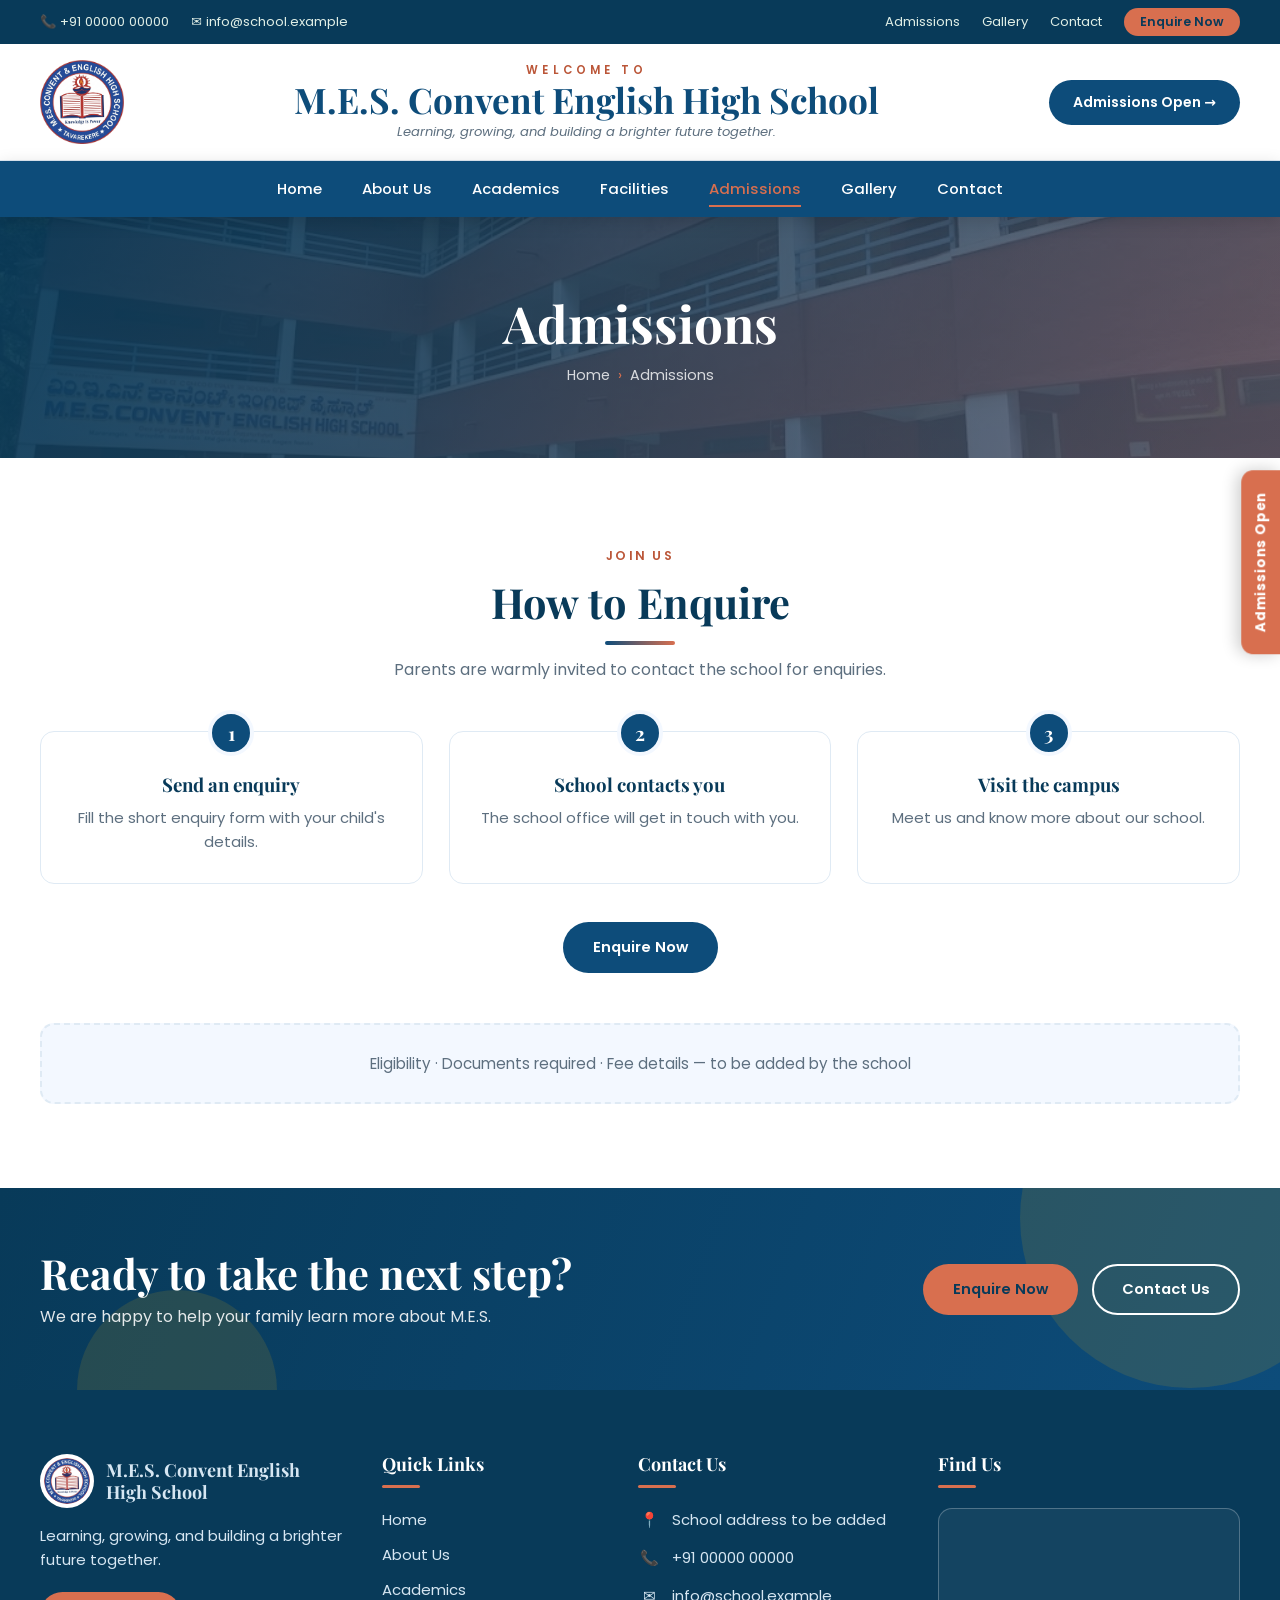
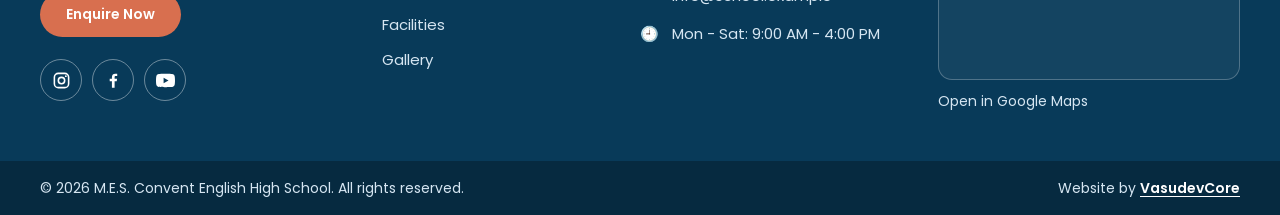
<file: admissions.html>
<!DOCTYPE html>
<html lang="en">
<head>
  <meta charset="UTF-8">
  <meta name="viewport" content="width=device-width, initial-scale=1">
  <title>Admissions | M.E.S. Convent English High School</title>
  <meta name="description" content="Welcome to M.E.S. Convent English High School.">
  <link rel="icon" href="images/logo.png">
  <link rel="preconnect" href="https://fonts.googleapis.com">
  <link rel="preconnect" href="https://fonts.gstatic.com" crossorigin>
  <link href="https://fonts.googleapis.com/css2?family=Playfair+Display:wght@600;700&family=Poppins:wght@400;500;600&display=swap" rel="stylesheet">
  <link rel="stylesheet" href="css/styles.css">
</head>
<body data-page="admissions">
  <!-- TOP UTILITY BAR -->
<div class="topbar">
  <div class="container topbar__in">
    <div class="topbar__left">
      <a href="tel:+910000000000">📞 +91 00000 00000</a>
      <a href="mailto:info@school.example">✉ info@school.example</a>
    </div>
    <div class="topbar__right">
      <a href="admissions.html">Admissions</a>
      <a href="gallery.html">Gallery</a>
      <a href="contact.html">Contact</a>
      <button type="button" class="topbar__enq" data-open-admission>Enquire Now</button>
    </div>
  </div>
</div>

<!-- BRAND ROW -->
<div class="brand">
  <div class="container brand__in">
    <a href="index.html" class="brand__logo" aria-label="M.E.S. Convent English High School home">
      <img id="headerLogo" src="images/logo.png" alt="M.E.S. Convent English High School logo">
    </a>
    <div class="brand__text">
      <span class="brand__small">Welcome to</span>
      <a href="index.html" class="brand__name">M.E.S. Convent English High School</a>
      <span class="brand__tag">Learning, growing, and building a brighter future together.</span>
    </div>
    <button type="button" class="brand__cta" data-open-admission>Admissions Open <span>→</span></button>
  </div>
</div>

<!-- MAIN NAVIGATION (sticky) -->
<nav class="navbar" id="navbar" aria-label="Main">
  <div class="container navbar__in">
    <a href="index.html" class="navbar__mini"><img src="images/logo.png" alt=""><span>M.E.S. Convent</span></a>
    <button class="navbar__toggle" id="navToggle" aria-expanded="false" aria-controls="navMenu" aria-label="Toggle menu"><i></i><i></i><i></i></button>
    <ul class="navbar__menu" id="navMenu">
      <li><a href="index.html" data-nav="index">Home</a></li>
      <li class="has-sub">
        <a href="about.html" data-nav="about">About Us</a>
        <button class="sub-toggle" aria-label="Open About submenu">▾</button>
        <ul class="sub">
          <li><a href="about.html">Our School</a></li>
          <li><a href="about.html#leadership">Our Leadership</a></li>
        </ul>
      </li>
      <li><a href="academics.html" data-nav="academics">Academics</a></li>
      <li><a href="facilities.html" data-nav="facilities">Facilities</a></li>
      <li class="has-sub">
        <a href="admissions.html" data-nav="admissions">Admissions</a>
        <button class="sub-toggle" aria-label="Open Admissions submenu">▾</button>
        <ul class="sub">
          <li><a href="admissions.html">How to Apply</a></li>
          <li><a href="#" data-open-admission>Enquire Now</a></li>
        </ul>
      </li>
      <li><a href="gallery.html" data-nav="gallery">Gallery</a></li>
      <li><a href="contact.html" data-nav="contact">Contact</a></li>
    </ul>
  </div>
</nav>

  <section class="page-banner">
    <div class="container">
      <h1>Admissions</h1>
      <div class="crumbs"><a href="index.html">Home</a><span>›</span>Admissions</div>
    </div>
  </section>

  <section class="section">
    <div class="container">
      <div class="section__head" data-reveal>
        <span class="eyebrow">Join us</span><h2 class="section__title">How to Enquire</h2>
        <p>Parents are warmly invited to contact the school for enquiries.</p>
      </div>
      <div class="steps">
        <div class="step" data-reveal><h3>Send an enquiry</h3><p>Fill the short enquiry form with your child's details.</p></div>
        <div class="step" data-reveal style="--d:.12s"><h3>School contacts you</h3><p>The school office will get in touch with you.</p></div>
        <div class="step" data-reveal style="--d:.24s"><h3>Visit the campus</h3><p>Meet us and know more about our school.</p></div>
      </div>
      <div class="center"><button class="btn btn--primary" type="button" data-open-admission>Enquire Now</button></div>
      <div style="margin-top:50px"><div class="placeholder">Eligibility · Documents required · Fee details — to be added by the school</div></div>
    </div>
  </section>
  
  <section class="cta">
    <div class="container cta__in">
      <div><h2>Ready to take the next step?</h2><p>We are happy to help your family learn more about M.E.S.</p></div>
      <div class="cta__btns"><a class="btn btn--accent" href="#" data-open-admission>Enquire Now</a><a class="btn btn--ghost" href="contact.html">Contact Us</a></div>
    </div>
  </section>
  <footer class="mesf" id="siteFooter">
  <div class="mesf__wrap mesf__grid">

    <!-- 1. School -->
    <div class="mesf__col mesf__about">
      <a href="index.html" class="mesf__brand"><img src="images/logo.png" alt="M.E.S. logo"><span>M.E.S. Convent English High School</span></a>
      <p>Learning, growing, and building a brighter future together.</p>
      <button class="mesf__btn" type="button" data-open-admission>Enquire Now</button>
      <div class="mesf__social">
        <a href="https://www.instagram.com/" target="_blank" rel="noopener noreferrer" aria-label="Instagram">
          <svg viewBox="0 0 24 24" aria-hidden="true"><rect x="3" y="3" width="18" height="18" rx="5" fill="none" stroke="currentColor" stroke-width="2"/><circle cx="12" cy="12" r="4" fill="none" stroke="currentColor" stroke-width="2"/><circle cx="17.5" cy="6.5" r="1.2" fill="currentColor"/></svg>
        </a>
        <a href="https://www.facebook.com/" target="_blank" rel="noopener noreferrer" aria-label="Facebook">
          <svg viewBox="0 0 24 24" aria-hidden="true"><path fill="currentColor" d="M13.4 21v-8h2.7l.4-3.1h-3.1v-2c0-.9.3-1.5 1.6-1.5h1.7V3.6c-.3 0-1.3-.1-2.5-.1-2.5 0-4.2 1.5-4.2 4.3v2.1H7.2V13H10v8z"/></svg>
        </a>
        <a href="https://www.youtube.com/@MESBENGALURU56213" target="_blank" rel="noopener noreferrer" aria-label="YouTube">
          <svg viewBox="0 0 24 24" aria-hidden="true"><path fill="currentColor" d="M23.5 6.2a3 3 0 0 0-2.1-2.1C19.5 3.6 12 3.6 12 3.6s-7.5 0-9.4.5A3 3 0 0 0 .5 6.2C0 8.1 0 12 0 12s0 3.9.5 5.8a3 3 0 0 0 2.1 2.1c1.9.5 9.4.5 9.4.5s7.5 0 9.4-.5a3 3 0 0 0 2.1-2.1c.5-1.9.5-5.8.5-5.8s0-3.9-.5-5.8M9.6 15.6V8.4l6.2 3.6z"/></svg>
        </a>
      </div>
    </div>

    <!-- 2. Quick links -->
    <div class="mesf__col">
      <h4>Quick Links</h4>
      <ul class="mesf__links">
        <li><a href="index.html">Home</a></li>
        <li><a href="about.html">About Us</a></li>
        <li><a href="academics.html">Academics</a></li>
        <li><a href="facilities.html">Facilities</a></li>
        <li><a href="gallery.html">Gallery</a></li>
      </ul>
    </div>

    <!-- 3. Contact (EDIT THESE DETAILS) -->
    <div class="mesf__col">
      <h4>Contact Us</h4>
      <ul class="mesf__contact">
        <li><span class="mesf__ico">📍</span><span>School address to be added</span></li>
        <li><span class="mesf__ico">📞</span><a href="tel:+910000000000">+91 00000 00000</a></li>
        <li><span class="mesf__ico">✉️</span><a href="mailto:info@school.example">info@school.example</a></li>
        <li><span class="mesf__ico">🕘</span><span>Mon - Sat: 9:00 AM - 4:00 PM</span></li>
      </ul>
    </div>

    <!-- 4. Map -->
    <div class="mesf__col mesf__mapcol">
      <h4>Find Us</h4>
      <div class="mesf__map">
        <iframe src="https://www.google.com/maps?q=M.E.S.+Convent+English+High+School&amp;output=embed" title="M.E.S. Convent English High School on Google Maps" loading="lazy" referrerpolicy="no-referrer-when-downgrade"></iframe>
      </div>
      <a class="mesf__maplink" href="https://www.google.com/maps/search/?api=1&amp;query=M.E.S.+Convent+English+High+School" target="_blank" rel="noopener noreferrer">Open in Google Maps</a>
    </div>

  </div>

  <!-- BOTTOM BAR: copyright (left) | company link (centre) | quick links (right) -->
  <div class="mesf__bottom">
    <div class="mesf__wrap">
      <span class="mesf__copy">© <span id="yr"></span> M.E.S. Convent English High School. All rights reserved.</span>

      <!-- CHANGE THE LINK AND NAME BELOW -->
      <span class="mesf__credit">Website by <a href="https://www.vasudevcore.com/" target="_blank" rel="noopener noreferrer">VasudevCore</a></span>

    </div>
  </div>

  <button class="mesf__top" id="toTop" aria-label="Back to top">↑</button>
</footer>
  <button type="button" class="enq-tab" data-open-admission aria-label="Admissions open - enquire now">Admissions Open</button>
      <div class="adm" id="admModal" role="dialog" aria-modal="true" aria-labelledby="admTitle" hidden>
        <div class="adm__backdrop" data-close-admission></div>
        <div class="adm__box">
          <button class="adm__close" type="button" data-close-admission aria-label="Close">×</button>
          <aside class="adm__side">
            <img src="images/school-entrance.jpg" alt="">
            <div class="adm__sideText">
              <span>Welcome to</span>
              <strong>M.E.S. Convent English High School</strong>
              <p>Parents are warmly invited to contact the school for enquiries.</p>
            </div>
          </aside>
          <div class="adm__main">
            <div class="adm__head">
              <h2 id="admTitle">Admissions Open for <em>2026-27</em></h2>
              <div class="adm__years" role="radiogroup" aria-label="Academic year">
                <label><input type="radio" name="year" value="2026-27" form="admForm" checked><span>2026-27</span></label>
                <label><input type="radio" name="year" value="2027-28" form="admForm"><span>2027-28</span></label>
              </div>
            </div>
            <form id="admForm" name="admission-enquiry" method="POST" data-netlify="true" netlify-honeypot="bot-field" novalidate>
              <input type="hidden" name="form-name" value="admission-enquiry">
              <p class="adm__hp"><label>Don't fill this out <input name="bot-field"></label></p>
              <div class="adm__row">
                <label class="adm__f"><span>Parent Name <b>*</b></span><input name="parent_name" type="text" autocomplete="name" required></label>
                <label class="adm__f"><span>Child Name <b>*</b></span><input name="child_name" type="text" required></label>
              </div>
              <div class="adm__row">
                <div class="adm__f"><span>Mobile No. <b>*</b></span>
                  <div class="adm__phone">
                    <select name="country_code" aria-label="Country code">
                      <option>+91</option><option>+971</option><option>+966</option><option>+974</option><option>+968</option><option>+965</option><option>+973</option><option>+44</option><option>+1</option><option>+61</option>
                    </select>
                    <input name="mobile" type="tel" inputmode="numeric" maxlength="12" autocomplete="tel-national" required>
                  </div>
                </div>
                <label class="adm__f"><span>Email</span><input name="email" type="email" autocomplete="email"></label>
              </div>
              <label class="adm__f"><span>Select Grade <b>*</b></span>
                <select name="grade" required>
                  <option value="">Select grade</option>
                  <option>Nursery</option><option>LKG</option><option>UKG</option>
                  <option>Grade 1</option><option>Grade 2</option><option>Grade 3</option><option>Grade 4</option><option>Grade 5</option>
                  <option>Grade 6</option><option>Grade 7</option><option>Grade 8</option><option>Grade 9</option><option>Grade 10</option>
                </select>
              </label>
              <p class="adm__err" id="admErr" role="alert"></p>
              <button class="adm__submit" type="submit"><span>Submit</span></button>
              <p class="adm__note">By submitting, you agree to be contacted by the school office.</p>
            </form>
            <div class="adm__ok" id="admOk" hidden>
              <div class="adm__tick"><svg viewBox="0 0 52 52"><circle cx="26" cy="26" r="24"/><path d="M14 27l8 8 16-17"/></svg></div>
              <h3>Thank you!</h3>
              <p>Your enquiry has been received. The school office will contact you shortly.</p>
              <button class="btn btn--primary" type="button" data-close-admission>Close</button>
            </div>
          </div>
        </div>
      </div>
  <script src="js/main.js"></script>
</body>
</html>
</file>
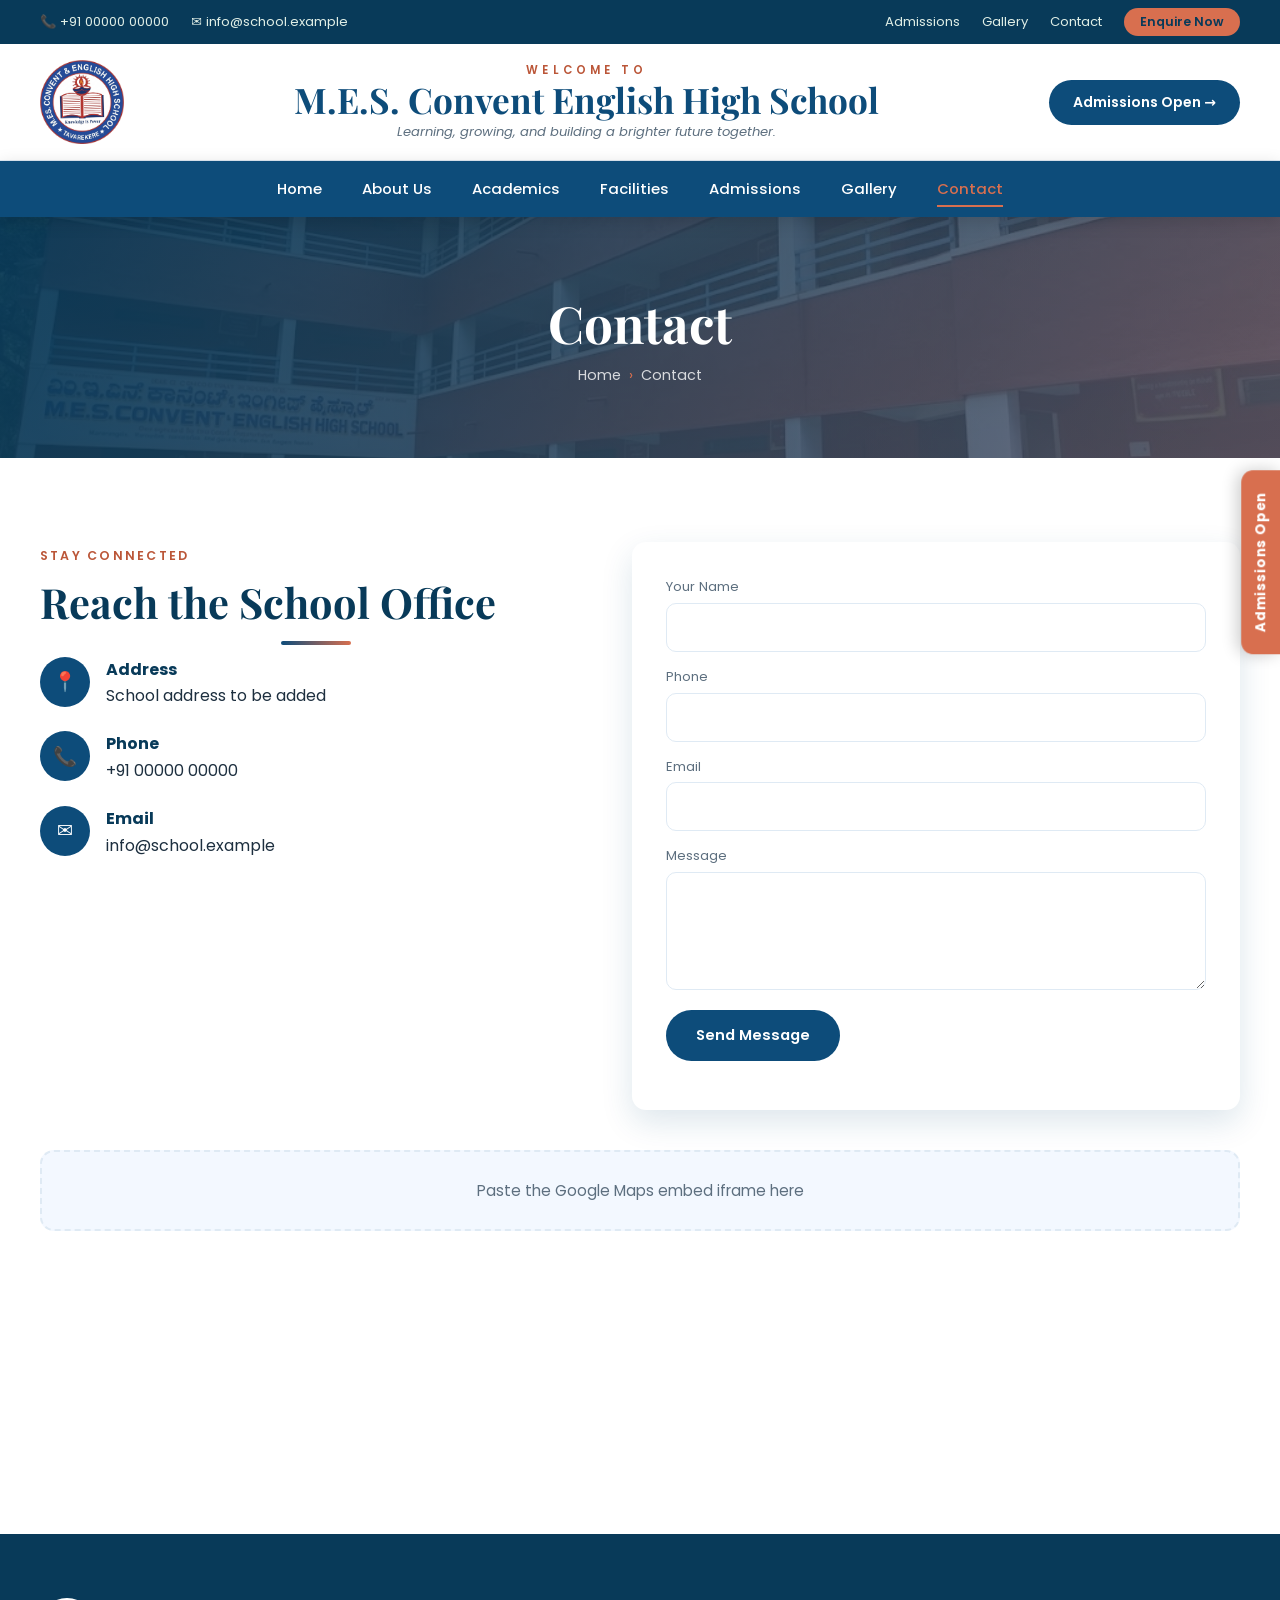
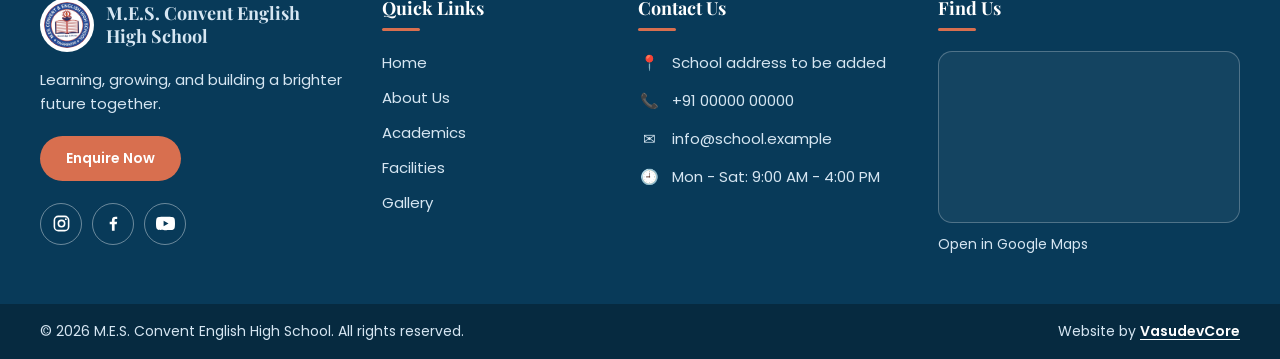
<file: contact.html>
<!DOCTYPE html>
<html lang="en">
<head>
  <meta charset="UTF-8">
  <meta name="viewport" content="width=device-width, initial-scale=1">
  <title>Contact | M.E.S. Convent English High School</title>
  <meta name="description" content="Welcome to M.E.S. Convent English High School.">
  <link rel="icon" href="images/logo.png">
  <link rel="preconnect" href="https://fonts.googleapis.com">
  <link rel="preconnect" href="https://fonts.gstatic.com" crossorigin>
  <link href="https://fonts.googleapis.com/css2?family=Playfair+Display:wght@600;700&family=Poppins:wght@400;500;600&display=swap" rel="stylesheet">
  <link rel="stylesheet" href="css/styles.css">
</head>
<body data-page="contact">
  <!-- TOP UTILITY BAR -->
<div class="topbar">
  <div class="container topbar__in">
    <div class="topbar__left">
      <a href="tel:+910000000000">📞 +91 00000 00000</a>
      <a href="mailto:info@school.example">✉ info@school.example</a>
    </div>
    <div class="topbar__right">
      <a href="admissions.html">Admissions</a>
      <a href="gallery.html">Gallery</a>
      <a href="contact.html">Contact</a>
      <button type="button" class="topbar__enq" data-open-admission>Enquire Now</button>
    </div>
  </div>
</div>

<!-- BRAND ROW -->
<div class="brand">
  <div class="container brand__in">
    <a href="index.html" class="brand__logo" aria-label="M.E.S. Convent English High School home">
      <img id="headerLogo" src="images/logo.png" alt="M.E.S. Convent English High School logo">
    </a>
    <div class="brand__text">
      <span class="brand__small">Welcome to</span>
      <a href="index.html" class="brand__name">M.E.S. Convent English High School</a>
      <span class="brand__tag">Learning, growing, and building a brighter future together.</span>
    </div>
    <button type="button" class="brand__cta" data-open-admission>Admissions Open <span>→</span></button>
  </div>
</div>

<!-- MAIN NAVIGATION (sticky) -->
<nav class="navbar" id="navbar" aria-label="Main">
  <div class="container navbar__in">
    <a href="index.html" class="navbar__mini"><img src="images/logo.png" alt=""><span>M.E.S. Convent</span></a>
    <button class="navbar__toggle" id="navToggle" aria-expanded="false" aria-controls="navMenu" aria-label="Toggle menu"><i></i><i></i><i></i></button>
    <ul class="navbar__menu" id="navMenu">
      <li><a href="index.html" data-nav="index">Home</a></li>
      <li class="has-sub">
        <a href="about.html" data-nav="about">About Us</a>
        <button class="sub-toggle" aria-label="Open About submenu">▾</button>
        <ul class="sub">
          <li><a href="about.html">Our School</a></li>
          <li><a href="about.html#leadership">Our Leadership</a></li>
        </ul>
      </li>
      <li><a href="academics.html" data-nav="academics">Academics</a></li>
      <li><a href="facilities.html" data-nav="facilities">Facilities</a></li>
      <li class="has-sub">
        <a href="admissions.html" data-nav="admissions">Admissions</a>
        <button class="sub-toggle" aria-label="Open Admissions submenu">▾</button>
        <ul class="sub">
          <li><a href="admissions.html">How to Apply</a></li>
          <li><a href="#" data-open-admission>Enquire Now</a></li>
        </ul>
      </li>
      <li><a href="gallery.html" data-nav="gallery">Gallery</a></li>
      <li><a href="contact.html" data-nav="contact">Contact</a></li>
    </ul>
  </div>
</nav>

  <section class="page-banner">
    <div class="container">
      <h1>Contact</h1>
      <div class="crumbs"><a href="index.html">Home</a><span>›</span>Contact</div>
    </div>
  </section>

  <section class="section">
    <div class="container contact__grid">
      <div data-reveal="left">
        <span class="eyebrow">Stay connected</span>
        <h2 class="section__title" style="text-align:left">Reach the School Office</h2>
        <ul class="cinfo">
          <li><span class="cinfo__i">📍</span><div><strong>Address</strong>School address to be added</div></li>
          <li><span class="cinfo__i">📞</span><div><strong>Phone</strong><a href="tel:+910000000000">+91 00000 00000</a></div></li>
          <li><span class="cinfo__i">✉</span><div><strong>Email</strong><a href="mailto:info@school.example">info@school.example</a></div></li>
        </ul>
      </div>
      <form class="cform" name="contact" method="POST" data-netlify="true" netlify-honeypot="bot-field" id="contactForm" data-reveal="right">
        <input type="hidden" name="form-name" value="contact">
        <p style="display:none"><label>Don't fill: <input name="bot-field"></label></p>
        <label>Your Name<input name="name" required></label>
        <label>Phone<input name="phone" type="tel" required></label>
        <label>Email<input name="email" type="email"></label>
        <label>Message<textarea name="message" rows="4" required></textarea></label>
        <button class="btn btn--primary" type="submit">Send Message</button>
        <p class="cform__msg" id="contactMsg"></p>
      </form>
    </div>
    <div class="container mapbox"><div class="placeholder">Paste the Google Maps embed iframe here</div></div>
  </section>
  <footer class="mesf" id="siteFooter">
  <div class="mesf__wrap mesf__grid">

    <!-- 1. School -->
    <div class="mesf__col mesf__about">
      <a href="index.html" class="mesf__brand"><img src="images/logo.png" alt="M.E.S. logo"><span>M.E.S. Convent English High School</span></a>
      <p>Learning, growing, and building a brighter future together.</p>
      <button class="mesf__btn" type="button" data-open-admission>Enquire Now</button>
      <div class="mesf__social">
        <a href="https://www.instagram.com/" target="_blank" rel="noopener noreferrer" aria-label="Instagram">
          <svg viewBox="0 0 24 24" aria-hidden="true"><rect x="3" y="3" width="18" height="18" rx="5" fill="none" stroke="currentColor" stroke-width="2"/><circle cx="12" cy="12" r="4" fill="none" stroke="currentColor" stroke-width="2"/><circle cx="17.5" cy="6.5" r="1.2" fill="currentColor"/></svg>
        </a>
        <a href="https://www.facebook.com/" target="_blank" rel="noopener noreferrer" aria-label="Facebook">
          <svg viewBox="0 0 24 24" aria-hidden="true"><path fill="currentColor" d="M13.4 21v-8h2.7l.4-3.1h-3.1v-2c0-.9.3-1.5 1.6-1.5h1.7V3.6c-.3 0-1.3-.1-2.5-.1-2.5 0-4.2 1.5-4.2 4.3v2.1H7.2V13H10v8z"/></svg>
        </a>
        <a href="https://www.youtube.com/@MESBENGALURU56213" target="_blank" rel="noopener noreferrer" aria-label="YouTube">
          <svg viewBox="0 0 24 24" aria-hidden="true"><path fill="currentColor" d="M23.5 6.2a3 3 0 0 0-2.1-2.1C19.5 3.6 12 3.6 12 3.6s-7.5 0-9.4.5A3 3 0 0 0 .5 6.2C0 8.1 0 12 0 12s0 3.9.5 5.8a3 3 0 0 0 2.1 2.1c1.9.5 9.4.5 9.4.5s7.5 0 9.4-.5a3 3 0 0 0 2.1-2.1c.5-1.9.5-5.8.5-5.8s0-3.9-.5-5.8M9.6 15.6V8.4l6.2 3.6z"/></svg>
        </a>
      </div>
    </div>

    <!-- 2. Quick links -->
    <div class="mesf__col">
      <h4>Quick Links</h4>
      <ul class="mesf__links">
        <li><a href="index.html">Home</a></li>
        <li><a href="about.html">About Us</a></li>
        <li><a href="academics.html">Academics</a></li>
        <li><a href="facilities.html">Facilities</a></li>
        <li><a href="gallery.html">Gallery</a></li>
      </ul>
    </div>

    <!-- 3. Contact (EDIT THESE DETAILS) -->
    <div class="mesf__col">
      <h4>Contact Us</h4>
      <ul class="mesf__contact">
        <li><span class="mesf__ico">📍</span><span>School address to be added</span></li>
        <li><span class="mesf__ico">📞</span><a href="tel:+910000000000">+91 00000 00000</a></li>
        <li><span class="mesf__ico">✉️</span><a href="mailto:info@school.example">info@school.example</a></li>
        <li><span class="mesf__ico">🕘</span><span>Mon - Sat: 9:00 AM - 4:00 PM</span></li>
      </ul>
    </div>

    <!-- 4. Map -->
    <div class="mesf__col mesf__mapcol">
      <h4>Find Us</h4>
      <div class="mesf__map">
        <iframe src="https://www.google.com/maps?q=M.E.S.+Convent+English+High+School&amp;output=embed" title="M.E.S. Convent English High School on Google Maps" loading="lazy" referrerpolicy="no-referrer-when-downgrade"></iframe>
      </div>
      <a class="mesf__maplink" href="https://www.google.com/maps/search/?api=1&amp;query=M.E.S.+Convent+English+High+School" target="_blank" rel="noopener noreferrer">Open in Google Maps</a>
    </div>

  </div>

  <!-- BOTTOM BAR: copyright (left) | company link (centre) | quick links (right) -->
  <div class="mesf__bottom">
    <div class="mesf__wrap">
      <span class="mesf__copy">© <span id="yr"></span> M.E.S. Convent English High School. All rights reserved.</span>

      <!-- CHANGE THE LINK AND NAME BELOW -->
      <span class="mesf__credit">Website by <a href="https://www.vasudevcore.com/" target="_blank" rel="noopener noreferrer">VasudevCore</a></span>

    </div>
  </div>

  <button class="mesf__top" id="toTop" aria-label="Back to top">↑</button>
</footer>
  <button type="button" class="enq-tab" data-open-admission aria-label="Admissions open - enquire now">Admissions Open</button>
      <div class="adm" id="admModal" role="dialog" aria-modal="true" aria-labelledby="admTitle" hidden>
        <div class="adm__backdrop" data-close-admission></div>
        <div class="adm__box">
          <button class="adm__close" type="button" data-close-admission aria-label="Close">×</button>
          <aside class="adm__side">
            <img src="images/school-entrance.jpg" alt="">
            <div class="adm__sideText">
              <span>Welcome to</span>
              <strong>M.E.S. Convent English High School</strong>
              <p>Parents are warmly invited to contact the school for enquiries.</p>
            </div>
          </aside>
          <div class="adm__main">
            <div class="adm__head">
              <h2 id="admTitle">Admissions Open for <em>2026-27</em></h2>
              <div class="adm__years" role="radiogroup" aria-label="Academic year">
                <label><input type="radio" name="year" value="2026-27" form="admForm" checked><span>2026-27</span></label>
                <label><input type="radio" name="year" value="2027-28" form="admForm"><span>2027-28</span></label>
              </div>
            </div>
            <form id="admForm" name="admission-enquiry" method="POST" data-netlify="true" netlify-honeypot="bot-field" novalidate>
              <input type="hidden" name="form-name" value="admission-enquiry">
              <p class="adm__hp"><label>Don't fill this out <input name="bot-field"></label></p>
              <div class="adm__row">
                <label class="adm__f"><span>Parent Name <b>*</b></span><input name="parent_name" type="text" autocomplete="name" required></label>
                <label class="adm__f"><span>Child Name <b>*</b></span><input name="child_name" type="text" required></label>
              </div>
              <div class="adm__row">
                <div class="adm__f"><span>Mobile No. <b>*</b></span>
                  <div class="adm__phone">
                    <select name="country_code" aria-label="Country code">
                      <option>+91</option><option>+971</option><option>+966</option><option>+974</option><option>+968</option><option>+965</option><option>+973</option><option>+44</option><option>+1</option><option>+61</option>
                    </select>
                    <input name="mobile" type="tel" inputmode="numeric" maxlength="12" autocomplete="tel-national" required>
                  </div>
                </div>
                <label class="adm__f"><span>Email</span><input name="email" type="email" autocomplete="email"></label>
              </div>
              <label class="adm__f"><span>Select Grade <b>*</b></span>
                <select name="grade" required>
                  <option value="">Select grade</option>
                  <option>Nursery</option><option>LKG</option><option>UKG</option>
                  <option>Grade 1</option><option>Grade 2</option><option>Grade 3</option><option>Grade 4</option><option>Grade 5</option>
                  <option>Grade 6</option><option>Grade 7</option><option>Grade 8</option><option>Grade 9</option><option>Grade 10</option>
                </select>
              </label>
              <p class="adm__err" id="admErr" role="alert"></p>
              <button class="adm__submit" type="submit"><span>Submit</span></button>
              <p class="adm__note">By submitting, you agree to be contacted by the school office.</p>
            </form>
            <div class="adm__ok" id="admOk" hidden>
              <div class="adm__tick"><svg viewBox="0 0 52 52"><circle cx="26" cy="26" r="24"/><path d="M14 27l8 8 16-17"/></svg></div>
              <h3>Thank you!</h3>
              <p>Your enquiry has been received. The school office will contact you shortly.</p>
              <button class="btn btn--primary" type="button" data-close-admission>Close</button>
            </div>
          </div>
        </div>
      </div>
  <script src="js/main.js"></script>
</body>
</html>
</file>
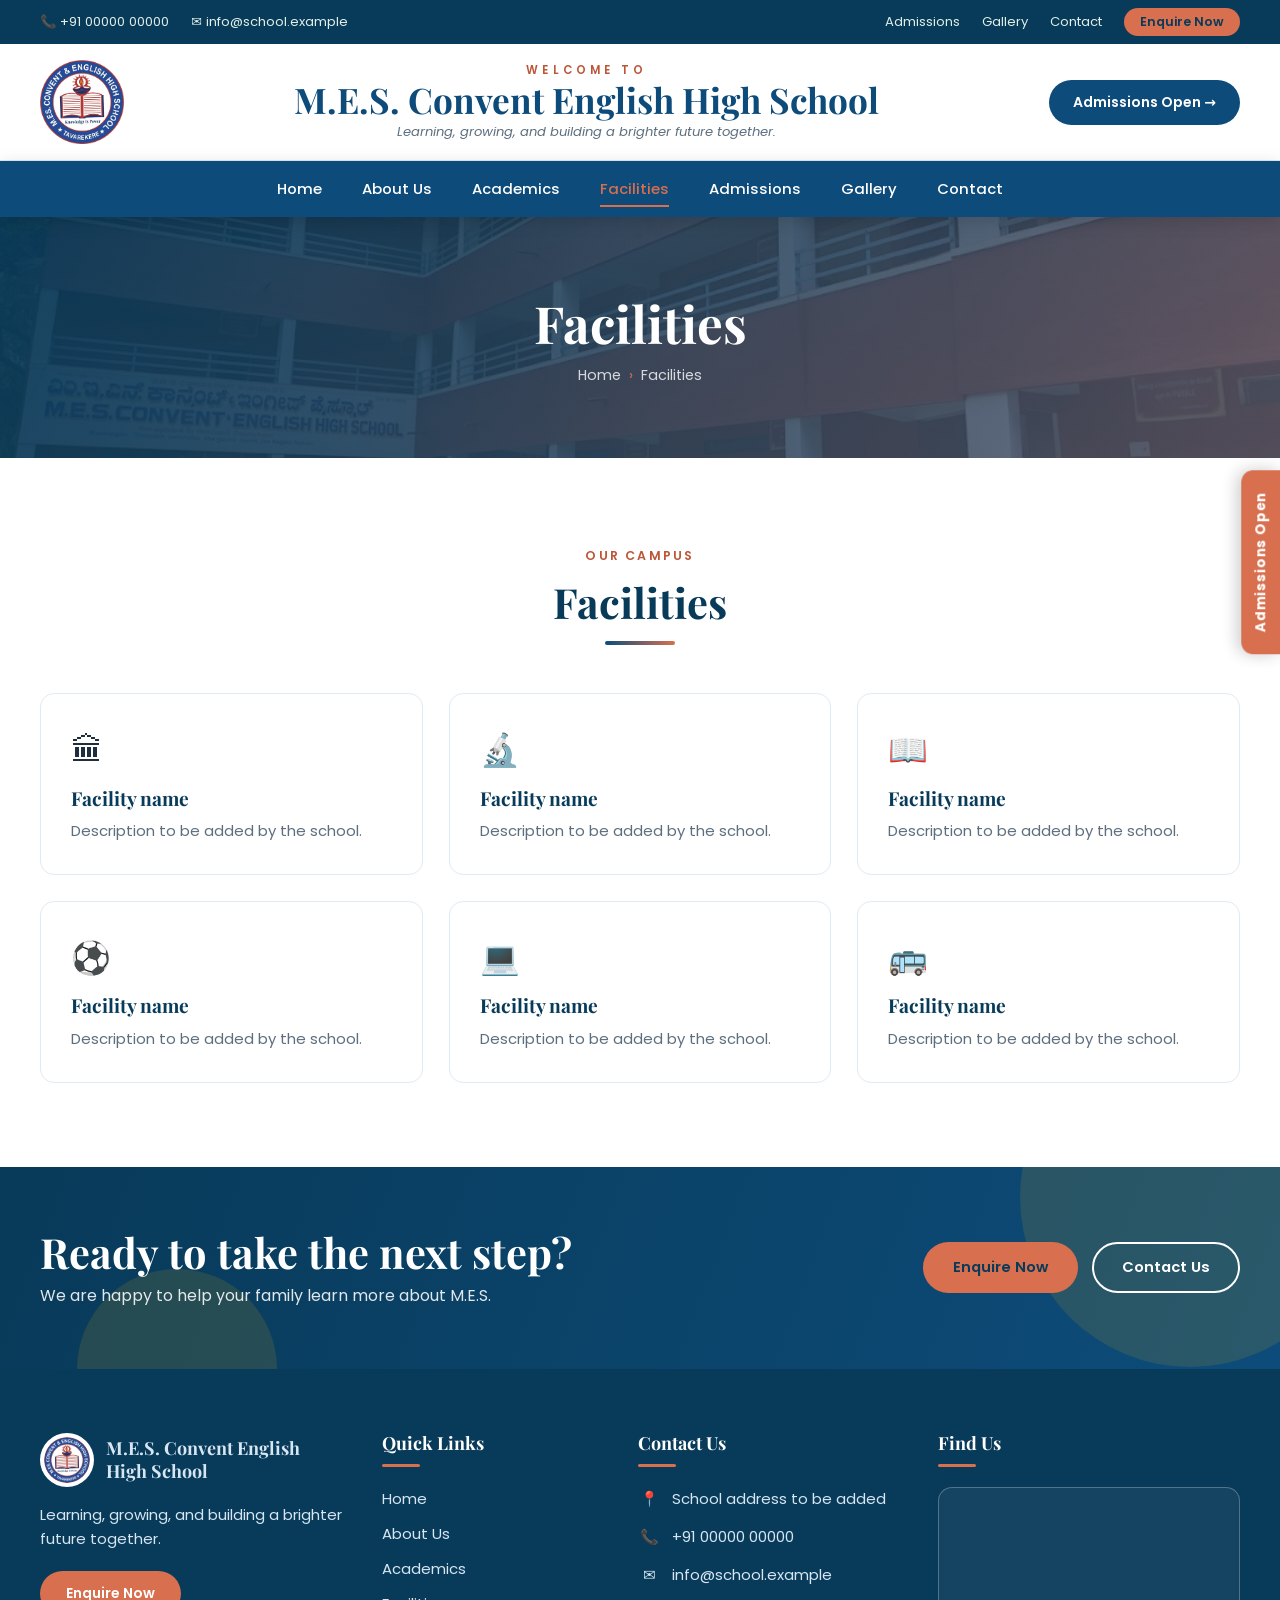
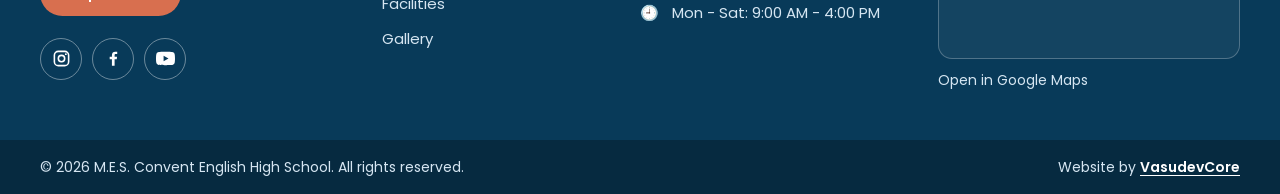
<file: facilities.html>
<!DOCTYPE html>
<html lang="en">
<head>
  <meta charset="UTF-8">
  <meta name="viewport" content="width=device-width, initial-scale=1">
  <title>Facilities | M.E.S. Convent English High School</title>
  <meta name="description" content="Welcome to M.E.S. Convent English High School.">
  <link rel="icon" href="images/logo.png">
  <link rel="preconnect" href="https://fonts.googleapis.com">
  <link rel="preconnect" href="https://fonts.gstatic.com" crossorigin>
  <link href="https://fonts.googleapis.com/css2?family=Playfair+Display:wght@600;700&family=Poppins:wght@400;500;600&display=swap" rel="stylesheet">
  <link rel="stylesheet" href="css/styles.css">
</head>
<body data-page="facilities">
  <!-- TOP UTILITY BAR -->
<div class="topbar">
  <div class="container topbar__in">
    <div class="topbar__left">
      <a href="tel:+910000000000">📞 +91 00000 00000</a>
      <a href="mailto:info@school.example">✉ info@school.example</a>
    </div>
    <div class="topbar__right">
      <a href="admissions.html">Admissions</a>
      <a href="gallery.html">Gallery</a>
      <a href="contact.html">Contact</a>
      <button type="button" class="topbar__enq" data-open-admission>Enquire Now</button>
    </div>
  </div>
</div>

<!-- BRAND ROW -->
<div class="brand">
  <div class="container brand__in">
    <a href="index.html" class="brand__logo" aria-label="M.E.S. Convent English High School home">
      <img id="headerLogo" src="images/logo.png" alt="M.E.S. Convent English High School logo">
    </a>
    <div class="brand__text">
      <span class="brand__small">Welcome to</span>
      <a href="index.html" class="brand__name">M.E.S. Convent English High School</a>
      <span class="brand__tag">Learning, growing, and building a brighter future together.</span>
    </div>
    <button type="button" class="brand__cta" data-open-admission>Admissions Open <span>→</span></button>
  </div>
</div>

<!-- MAIN NAVIGATION (sticky) -->
<nav class="navbar" id="navbar" aria-label="Main">
  <div class="container navbar__in">
    <a href="index.html" class="navbar__mini"><img src="images/logo.png" alt=""><span>M.E.S. Convent</span></a>
    <button class="navbar__toggle" id="navToggle" aria-expanded="false" aria-controls="navMenu" aria-label="Toggle menu"><i></i><i></i><i></i></button>
    <ul class="navbar__menu" id="navMenu">
      <li><a href="index.html" data-nav="index">Home</a></li>
      <li class="has-sub">
        <a href="about.html" data-nav="about">About Us</a>
        <button class="sub-toggle" aria-label="Open About submenu">▾</button>
        <ul class="sub">
          <li><a href="about.html">Our School</a></li>
          <li><a href="about.html#leadership">Our Leadership</a></li>
        </ul>
      </li>
      <li><a href="academics.html" data-nav="academics">Academics</a></li>
      <li><a href="facilities.html" data-nav="facilities">Facilities</a></li>
      <li class="has-sub">
        <a href="admissions.html" data-nav="admissions">Admissions</a>
        <button class="sub-toggle" aria-label="Open Admissions submenu">▾</button>
        <ul class="sub">
          <li><a href="admissions.html">How to Apply</a></li>
          <li><a href="#" data-open-admission>Enquire Now</a></li>
        </ul>
      </li>
      <li><a href="gallery.html" data-nav="gallery">Gallery</a></li>
      <li><a href="contact.html" data-nav="contact">Contact</a></li>
    </ul>
  </div>
</nav>

  <section class="page-banner">
    <div class="container">
      <h1>Facilities</h1>
      <div class="crumbs"><a href="index.html">Home</a><span>›</span>Facilities</div>
    </div>
  </section>

  <section class="section">
    <div class="container">
      <div class="section__head" data-reveal><span class="eyebrow">Our campus</span><h2 class="section__title">Facilities</h2></div>
      <div class="cards3">
        <div class="card" data-reveal><div class="card__ico">🏛</div><h3>Facility name</h3><p>Description to be added by the school.</p></div>
        <div class="card" data-reveal style="--d:.1s"><div class="card__ico">🔬</div><h3>Facility name</h3><p>Description to be added by the school.</p></div>
        <div class="card" data-reveal style="--d:.2s"><div class="card__ico">📖</div><h3>Facility name</h3><p>Description to be added by the school.</p></div>
        <div class="card" data-reveal><div class="card__ico">⚽</div><h3>Facility name</h3><p>Description to be added by the school.</p></div>
        <div class="card" data-reveal style="--d:.1s"><div class="card__ico">💻</div><h3>Facility name</h3><p>Description to be added by the school.</p></div>
        <div class="card" data-reveal style="--d:.2s"><div class="card__ico">🚌</div><h3>Facility name</h3><p>Description to be added by the school.</p></div>
      </div>
    </div>
  </section>
  
  <section class="cta">
    <div class="container cta__in">
      <div><h2>Ready to take the next step?</h2><p>We are happy to help your family learn more about M.E.S.</p></div>
      <div class="cta__btns"><a class="btn btn--accent" href="#" data-open-admission>Enquire Now</a><a class="btn btn--ghost" href="contact.html">Contact Us</a></div>
    </div>
  </section>
  <footer class="mesf" id="siteFooter">
  <div class="mesf__wrap mesf__grid">

    <!-- 1. School -->
    <div class="mesf__col mesf__about">
      <a href="index.html" class="mesf__brand"><img src="images/logo.png" alt="M.E.S. logo"><span>M.E.S. Convent English High School</span></a>
      <p>Learning, growing, and building a brighter future together.</p>
      <button class="mesf__btn" type="button" data-open-admission>Enquire Now</button>
      <div class="mesf__social">
        <a href="https://www.instagram.com/" target="_blank" rel="noopener noreferrer" aria-label="Instagram">
          <svg viewBox="0 0 24 24" aria-hidden="true"><rect x="3" y="3" width="18" height="18" rx="5" fill="none" stroke="currentColor" stroke-width="2"/><circle cx="12" cy="12" r="4" fill="none" stroke="currentColor" stroke-width="2"/><circle cx="17.5" cy="6.5" r="1.2" fill="currentColor"/></svg>
        </a>
        <a href="https://www.facebook.com/" target="_blank" rel="noopener noreferrer" aria-label="Facebook">
          <svg viewBox="0 0 24 24" aria-hidden="true"><path fill="currentColor" d="M13.4 21v-8h2.7l.4-3.1h-3.1v-2c0-.9.3-1.5 1.6-1.5h1.7V3.6c-.3 0-1.3-.1-2.5-.1-2.5 0-4.2 1.5-4.2 4.3v2.1H7.2V13H10v8z"/></svg>
        </a>
        <a href="https://www.youtube.com/@MESBENGALURU56213" target="_blank" rel="noopener noreferrer" aria-label="YouTube">
          <svg viewBox="0 0 24 24" aria-hidden="true"><path fill="currentColor" d="M23.5 6.2a3 3 0 0 0-2.1-2.1C19.5 3.6 12 3.6 12 3.6s-7.5 0-9.4.5A3 3 0 0 0 .5 6.2C0 8.1 0 12 0 12s0 3.9.5 5.8a3 3 0 0 0 2.1 2.1c1.9.5 9.4.5 9.4.5s7.5 0 9.4-.5a3 3 0 0 0 2.1-2.1c.5-1.9.5-5.8.5-5.8s0-3.9-.5-5.8M9.6 15.6V8.4l6.2 3.6z"/></svg>
        </a>
      </div>
    </div>

    <!-- 2. Quick links -->
    <div class="mesf__col">
      <h4>Quick Links</h4>
      <ul class="mesf__links">
        <li><a href="index.html">Home</a></li>
        <li><a href="about.html">About Us</a></li>
        <li><a href="academics.html">Academics</a></li>
        <li><a href="facilities.html">Facilities</a></li>
        <li><a href="gallery.html">Gallery</a></li>
      </ul>
    </div>

    <!-- 3. Contact (EDIT THESE DETAILS) -->
    <div class="mesf__col">
      <h4>Contact Us</h4>
      <ul class="mesf__contact">
        <li><span class="mesf__ico">📍</span><span>School address to be added</span></li>
        <li><span class="mesf__ico">📞</span><a href="tel:+910000000000">+91 00000 00000</a></li>
        <li><span class="mesf__ico">✉️</span><a href="mailto:info@school.example">info@school.example</a></li>
        <li><span class="mesf__ico">🕘</span><span>Mon - Sat: 9:00 AM - 4:00 PM</span></li>
      </ul>
    </div>

    <!-- 4. Map -->
    <div class="mesf__col mesf__mapcol">
      <h4>Find Us</h4>
      <div class="mesf__map">
        <iframe src="https://www.google.com/maps?q=M.E.S.+Convent+English+High+School&amp;output=embed" title="M.E.S. Convent English High School on Google Maps" loading="lazy" referrerpolicy="no-referrer-when-downgrade"></iframe>
      </div>
      <a class="mesf__maplink" href="https://www.google.com/maps/search/?api=1&amp;query=M.E.S.+Convent+English+High+School" target="_blank" rel="noopener noreferrer">Open in Google Maps</a>
    </div>

  </div>

  <!-- BOTTOM BAR: copyright (left) | company link (centre) | quick links (right) -->
  <div class="mesf__bottom">
    <div class="mesf__wrap">
      <span class="mesf__copy">© <span id="yr"></span> M.E.S. Convent English High School. All rights reserved.</span>

      <!-- CHANGE THE LINK AND NAME BELOW -->
      <span class="mesf__credit">Website by <a href="https://www.vasudevcore.com/" target="_blank" rel="noopener noreferrer">VasudevCore</a></span>

    </div>
  </div>

  <button class="mesf__top" id="toTop" aria-label="Back to top">↑</button>
</footer>
  <button type="button" class="enq-tab" data-open-admission aria-label="Admissions open - enquire now">Admissions Open</button>
      <div class="adm" id="admModal" role="dialog" aria-modal="true" aria-labelledby="admTitle" hidden>
        <div class="adm__backdrop" data-close-admission></div>
        <div class="adm__box">
          <button class="adm__close" type="button" data-close-admission aria-label="Close">×</button>
          <aside class="adm__side">
            <img src="images/school-entrance.jpg" alt="">
            <div class="adm__sideText">
              <span>Welcome to</span>
              <strong>M.E.S. Convent English High School</strong>
              <p>Parents are warmly invited to contact the school for enquiries.</p>
            </div>
          </aside>
          <div class="adm__main">
            <div class="adm__head">
              <h2 id="admTitle">Admissions Open for <em>2026-27</em></h2>
              <div class="adm__years" role="radiogroup" aria-label="Academic year">
                <label><input type="radio" name="year" value="2026-27" form="admForm" checked><span>2026-27</span></label>
                <label><input type="radio" name="year" value="2027-28" form="admForm"><span>2027-28</span></label>
              </div>
            </div>
            <form id="admForm" name="admission-enquiry" method="POST" data-netlify="true" netlify-honeypot="bot-field" novalidate>
              <input type="hidden" name="form-name" value="admission-enquiry">
              <p class="adm__hp"><label>Don't fill this out <input name="bot-field"></label></p>
              <div class="adm__row">
                <label class="adm__f"><span>Parent Name <b>*</b></span><input name="parent_name" type="text" autocomplete="name" required></label>
                <label class="adm__f"><span>Child Name <b>*</b></span><input name="child_name" type="text" required></label>
              </div>
              <div class="adm__row">
                <div class="adm__f"><span>Mobile No. <b>*</b></span>
                  <div class="adm__phone">
                    <select name="country_code" aria-label="Country code">
                      <option>+91</option><option>+971</option><option>+966</option><option>+974</option><option>+968</option><option>+965</option><option>+973</option><option>+44</option><option>+1</option><option>+61</option>
                    </select>
                    <input name="mobile" type="tel" inputmode="numeric" maxlength="12" autocomplete="tel-national" required>
                  </div>
                </div>
                <label class="adm__f"><span>Email</span><input name="email" type="email" autocomplete="email"></label>
              </div>
              <label class="adm__f"><span>Select Grade <b>*</b></span>
                <select name="grade" required>
                  <option value="">Select grade</option>
                  <option>Nursery</option><option>LKG</option><option>UKG</option>
                  <option>Grade 1</option><option>Grade 2</option><option>Grade 3</option><option>Grade 4</option><option>Grade 5</option>
                  <option>Grade 6</option><option>Grade 7</option><option>Grade 8</option><option>Grade 9</option><option>Grade 10</option>
                </select>
              </label>
              <p class="adm__err" id="admErr" role="alert"></p>
              <button class="adm__submit" type="submit"><span>Submit</span></button>
              <p class="adm__note">By submitting, you agree to be contacted by the school office.</p>
            </form>
            <div class="adm__ok" id="admOk" hidden>
              <div class="adm__tick"><svg viewBox="0 0 52 52"><circle cx="26" cy="26" r="24"/><path d="M14 27l8 8 16-17"/></svg></div>
              <h3>Thank you!</h3>
              <p>Your enquiry has been received. The school office will contact you shortly.</p>
              <button class="btn btn--primary" type="button" data-close-admission>Close</button>
            </div>
          </div>
        </div>
      </div>
  <script src="js/main.js"></script>
</body>
</html>
</file>
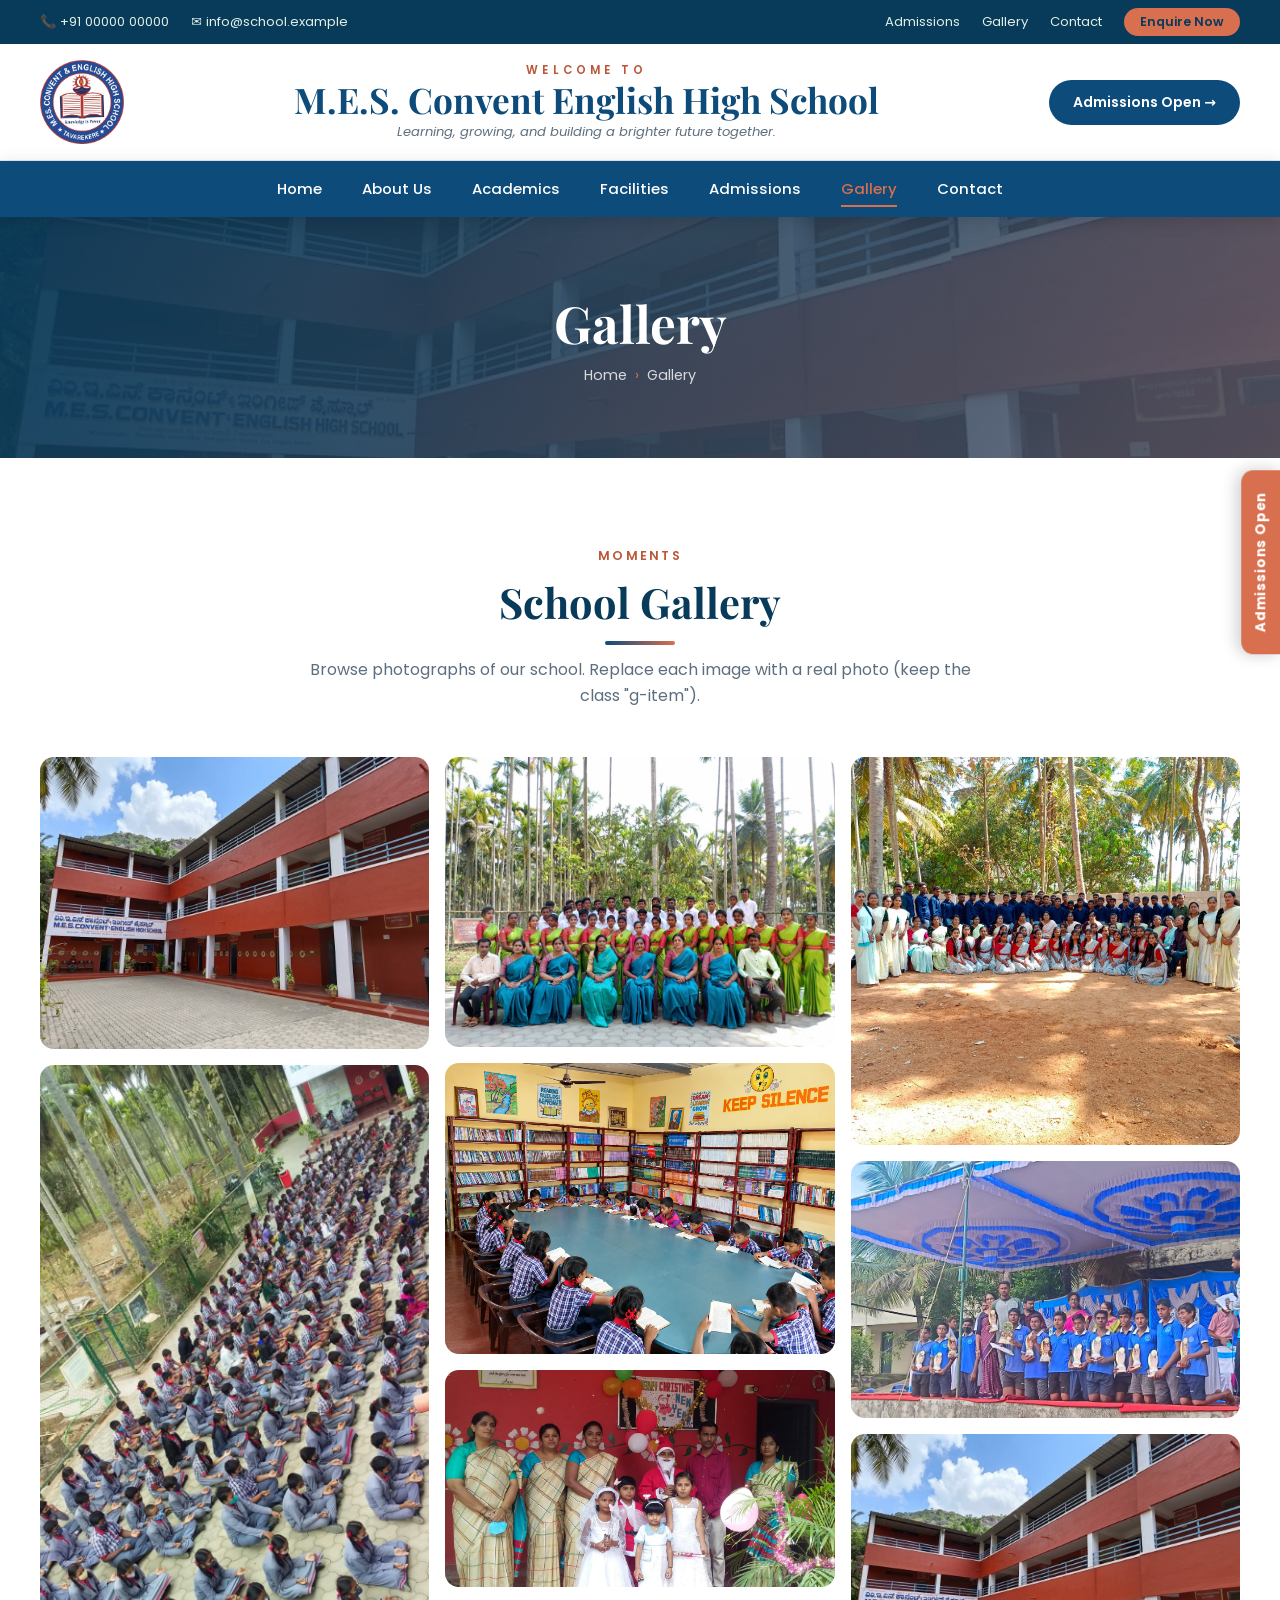
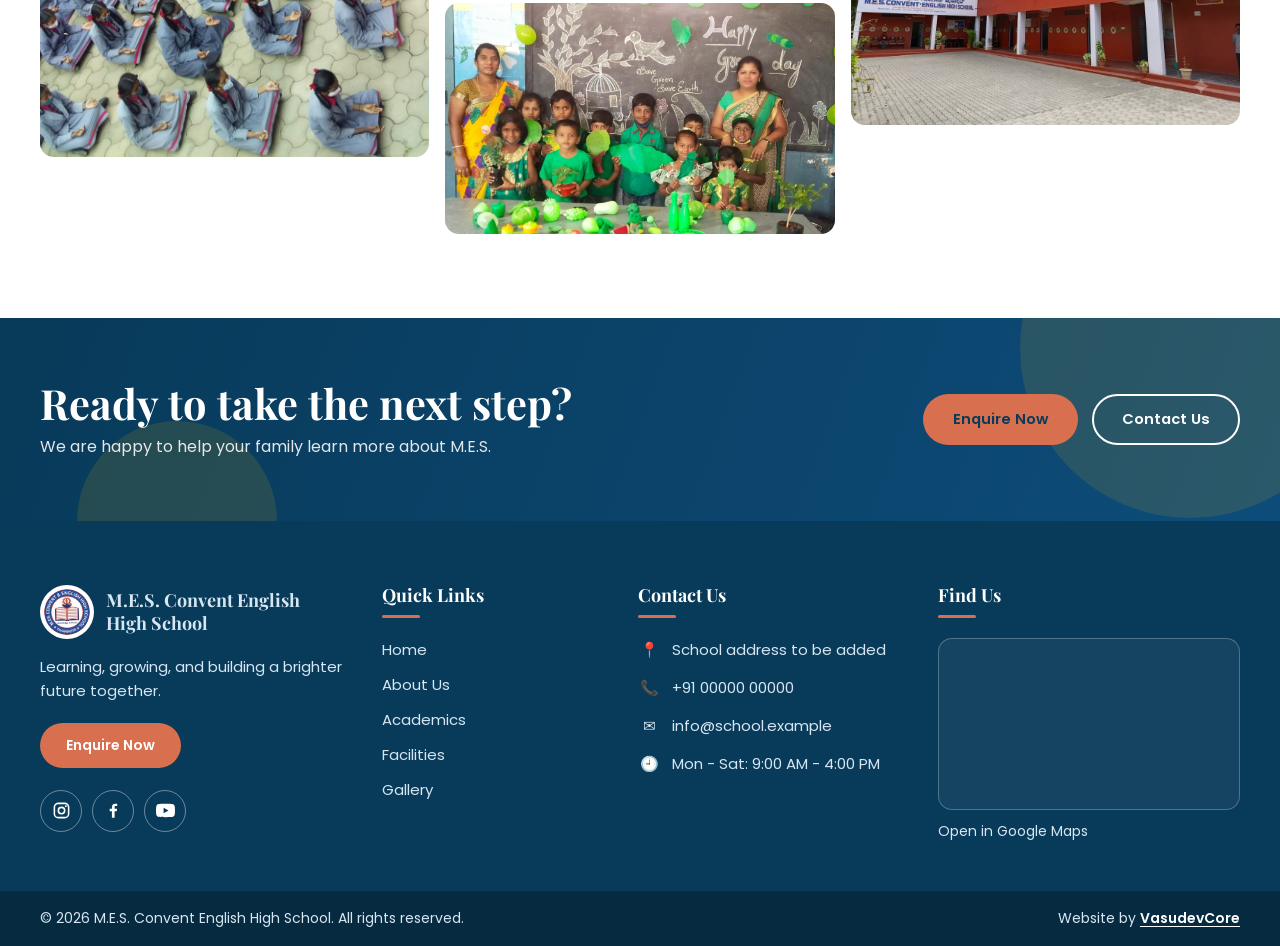
<file: gallery.html>
<!DOCTYPE html>
<html lang="en">
<head>
  <meta charset="UTF-8">
  <meta name="viewport" content="width=device-width, initial-scale=1">
  <title>Gallery | M.E.S. Convent English High School</title>
  <meta name="description" content="Welcome to M.E.S. Convent English High School.">
  <link rel="icon" href="images/logo.png">
  <link rel="preconnect" href="https://fonts.googleapis.com">
  <link rel="preconnect" href="https://fonts.gstatic.com" crossorigin>
  <link href="https://fonts.googleapis.com/css2?family=Playfair+Display:wght@600;700&family=Poppins:wght@400;500;600&display=swap" rel="stylesheet">
  <link rel="stylesheet" href="css/styles.css">
</head>
<body data-page="gallery">
  <!-- TOP UTILITY BAR -->
<div class="topbar">
  <div class="container topbar__in">
    <div class="topbar__left">
      <a href="tel:+910000000000">📞 +91 00000 00000</a>
      <a href="mailto:info@school.example">✉ info@school.example</a>
    </div>
    <div class="topbar__right">
      <a href="admissions.html">Admissions</a>
      <a href="gallery.html">Gallery</a>
      <a href="contact.html">Contact</a>
      <button type="button" class="topbar__enq" data-open-admission>Enquire Now</button>
    </div>
  </div>
</div>

<!-- BRAND ROW -->
<div class="brand">
  <div class="container brand__in">
    <a href="index.html" class="brand__logo" aria-label="M.E.S. Convent English High School home">
      <img id="headerLogo" src="images/logo.png" alt="M.E.S. Convent English High School logo">
    </a>
    <div class="brand__text">
      <span class="brand__small">Welcome to</span>
      <a href="index.html" class="brand__name">M.E.S. Convent English High School</a>
      <span class="brand__tag">Learning, growing, and building a brighter future together.</span>
    </div>
    <button type="button" class="brand__cta" data-open-admission>Admissions Open <span>→</span></button>
  </div>
</div>

<!-- MAIN NAVIGATION (sticky) -->
<nav class="navbar" id="navbar" aria-label="Main">
  <div class="container navbar__in">
    <a href="index.html" class="navbar__mini"><img src="images/logo.png" alt=""><span>M.E.S. Convent</span></a>
    <button class="navbar__toggle" id="navToggle" aria-expanded="false" aria-controls="navMenu" aria-label="Toggle menu"><i></i><i></i><i></i></button>
    <ul class="navbar__menu" id="navMenu">
      <li><a href="index.html" data-nav="index">Home</a></li>
      <li class="has-sub">
        <a href="about.html" data-nav="about">About Us</a>
        <button class="sub-toggle" aria-label="Open About submenu">▾</button>
        <ul class="sub">
          <li><a href="about.html">Our School</a></li>
          <li><a href="about.html#leadership">Our Leadership</a></li>
        </ul>
      </li>
      <li><a href="academics.html" data-nav="academics">Academics</a></li>
      <li><a href="facilities.html" data-nav="facilities">Facilities</a></li>
      <li class="has-sub">
        <a href="admissions.html" data-nav="admissions">Admissions</a>
        <button class="sub-toggle" aria-label="Open Admissions submenu">▾</button>
        <ul class="sub">
          <li><a href="admissions.html">How to Apply</a></li>
          <li><a href="#" data-open-admission>Enquire Now</a></li>
        </ul>
      </li>
      <li><a href="gallery.html" data-nav="gallery">Gallery</a></li>
      <li><a href="contact.html" data-nav="contact">Contact</a></li>
    </ul>
  </div>
</nav>

  <section class="page-banner">
    <div class="container">
      <h1>Gallery</h1>
      <div class="crumbs"><a href="index.html">Home</a><span>›</span>Gallery</div>
    </div>
  </section>

  <section class="section">
    <div class="container">
      <div class="section__head" data-reveal><span class="eyebrow">Moments</span><h2 class="section__title">School Gallery</h2>
      <p>Browse photographs of our school. Replace each image with a real photo (keep the class "g-item").</p></div>
      <div class="gallery__grid">
      <a class="g-item" href="images/school-entrance.jpg" data-reveal="zoom"><img src="images/school-entrance.jpg" alt="School photo 1" loading="lazy"></a>
      <a class="g-item" href="images/admissions.png" data-reveal="zoom"><img src="images/admissions.png" alt="School photo 2" loading="lazy"></a>
      <a class="g-item" href="images/group-pic1.png" data-reveal="zoom"><img src="images/group-pic1.png" alt="School photo 3" loading="lazy"></a>
      <a class="g-item" href="images/facilities-library.png" data-reveal="zoom"><img src="images/facilities-library.png" alt="School photo 4" loading="lazy"></a>
      <a class="g-item" href="images/christmas.png" data-reveal="zoom"><img src="images/christmas.png" alt="School photo 5" loading="lazy"></a>
      <a class="g-item" href="images/green-day.png" data-reveal="zoom"><img src="images/green-day.png" alt="School photo 6" loading="lazy"></a>
      <a class="g-item" href="images/group-pic2.png" data-reveal="zoom"><img src="images/group-pic2.png" alt="School photo 7" loading="lazy"></a>
      <a class="g-item" href="images/sports-pic.png" data-reveal="zoom"><img src="images/sports-pic.png" alt="School photo 8" loading="lazy"></a>
      <a class="g-item" href="images/school-entrance.jpg" data-reveal="zoom"><img src="images/school-entrance.jpg" alt="School photo 9" loading="lazy"></a>
      </div>
    </div>
  </section>
  
  <section class="cta">
    <div class="container cta__in">
      <div><h2>Ready to take the next step?</h2><p>We are happy to help your family learn more about M.E.S.</p></div>
      <div class="cta__btns"><a class="btn btn--accent" href="#" data-open-admission>Enquire Now</a><a class="btn btn--ghost" href="contact.html">Contact Us</a></div>
    </div>
  </section>
  <footer class="mesf" id="siteFooter">
  <div class="mesf__wrap mesf__grid">

    <!-- 1. School -->
    <div class="mesf__col mesf__about">
      <a href="index.html" class="mesf__brand"><img src="images/logo.png" alt="M.E.S. logo"><span>M.E.S. Convent English High School</span></a>
      <p>Learning, growing, and building a brighter future together.</p>
      <button class="mesf__btn" type="button" data-open-admission>Enquire Now</button>
      <div class="mesf__social">
        <a href="https://www.instagram.com/" target="_blank" rel="noopener noreferrer" aria-label="Instagram">
          <svg viewBox="0 0 24 24" aria-hidden="true"><rect x="3" y="3" width="18" height="18" rx="5" fill="none" stroke="currentColor" stroke-width="2"/><circle cx="12" cy="12" r="4" fill="none" stroke="currentColor" stroke-width="2"/><circle cx="17.5" cy="6.5" r="1.2" fill="currentColor"/></svg>
        </a>
        <a href="https://www.facebook.com/" target="_blank" rel="noopener noreferrer" aria-label="Facebook">
          <svg viewBox="0 0 24 24" aria-hidden="true"><path fill="currentColor" d="M13.4 21v-8h2.7l.4-3.1h-3.1v-2c0-.9.3-1.5 1.6-1.5h1.7V3.6c-.3 0-1.3-.1-2.5-.1-2.5 0-4.2 1.5-4.2 4.3v2.1H7.2V13H10v8z"/></svg>
        </a>
        <a href="https://www.youtube.com/@MESBENGALURU56213" target="_blank" rel="noopener noreferrer" aria-label="YouTube">
          <svg viewBox="0 0 24 24" aria-hidden="true"><path fill="currentColor" d="M23.5 6.2a3 3 0 0 0-2.1-2.1C19.5 3.6 12 3.6 12 3.6s-7.5 0-9.4.5A3 3 0 0 0 .5 6.2C0 8.1 0 12 0 12s0 3.9.5 5.8a3 3 0 0 0 2.1 2.1c1.9.5 9.4.5 9.4.5s7.5 0 9.4-.5a3 3 0 0 0 2.1-2.1c.5-1.9.5-5.8.5-5.8s0-3.9-.5-5.8M9.6 15.6V8.4l6.2 3.6z"/></svg>
        </a>
      </div>
    </div>

    <!-- 2. Quick links -->
    <div class="mesf__col">
      <h4>Quick Links</h4>
      <ul class="mesf__links">
        <li><a href="index.html">Home</a></li>
        <li><a href="about.html">About Us</a></li>
        <li><a href="academics.html">Academics</a></li>
        <li><a href="facilities.html">Facilities</a></li>
        <li><a href="gallery.html">Gallery</a></li>
      </ul>
    </div>

    <!-- 3. Contact (EDIT THESE DETAILS) -->
    <div class="mesf__col">
      <h4>Contact Us</h4>
      <ul class="mesf__contact">
        <li><span class="mesf__ico">📍</span><span>School address to be added</span></li>
        <li><span class="mesf__ico">📞</span><a href="tel:+910000000000">+91 00000 00000</a></li>
        <li><span class="mesf__ico">✉️</span><a href="mailto:info@school.example">info@school.example</a></li>
        <li><span class="mesf__ico">🕘</span><span>Mon - Sat: 9:00 AM - 4:00 PM</span></li>
      </ul>
    </div>

    <!-- 4. Map -->
    <div class="mesf__col mesf__mapcol">
      <h4>Find Us</h4>
      <div class="mesf__map">
        <iframe src="https://www.google.com/maps?q=M.E.S.+Convent+English+High+School&amp;output=embed" title="M.E.S. Convent English High School on Google Maps" loading="lazy" referrerpolicy="no-referrer-when-downgrade"></iframe>
      </div>
      <a class="mesf__maplink" href="https://www.google.com/maps/search/?api=1&amp;query=M.E.S.+Convent+English+High+School" target="_blank" rel="noopener noreferrer">Open in Google Maps</a>
    </div>

  </div>

  <!-- BOTTOM BAR: copyright (left) | company link (centre) | quick links (right) -->
  <div class="mesf__bottom">
    <div class="mesf__wrap">
      <span class="mesf__copy">© <span id="yr"></span> M.E.S. Convent English High School. All rights reserved.</span>

      <!-- CHANGE THE LINK AND NAME BELOW -->
      <span class="mesf__credit">Website by <a href="https://www.vasudevcore.com/" target="_blank" rel="noopener noreferrer">VasudevCore</a></span>

    </div>
  </div>

  <button class="mesf__top" id="toTop" aria-label="Back to top">↑</button>
</footer>
  <button type="button" class="enq-tab" data-open-admission aria-label="Admissions open - enquire now">Admissions Open</button>
      <div class="adm" id="admModal" role="dialog" aria-modal="true" aria-labelledby="admTitle" hidden>
        <div class="adm__backdrop" data-close-admission></div>
        <div class="adm__box">
          <button class="adm__close" type="button" data-close-admission aria-label="Close">×</button>
          <aside class="adm__side">
            <img src="images/school-entrance.jpg" alt="">
            <div class="adm__sideText">
              <span>Welcome to</span>
              <strong>M.E.S. Convent English High School</strong>
              <p>Parents are warmly invited to contact the school for enquiries.</p>
            </div>
          </aside>
          <div class="adm__main">
            <div class="adm__head">
              <h2 id="admTitle">Admissions Open for <em>2026-27</em></h2>
              <div class="adm__years" role="radiogroup" aria-label="Academic year">
                <label><input type="radio" name="year" value="2026-27" form="admForm" checked><span>2026-27</span></label>
                <label><input type="radio" name="year" value="2027-28" form="admForm"><span>2027-28</span></label>
              </div>
            </div>
            <form id="admForm" name="admission-enquiry" method="POST" data-netlify="true" netlify-honeypot="bot-field" novalidate>
              <input type="hidden" name="form-name" value="admission-enquiry">
              <p class="adm__hp"><label>Don't fill this out <input name="bot-field"></label></p>
              <div class="adm__row">
                <label class="adm__f"><span>Parent Name <b>*</b></span><input name="parent_name" type="text" autocomplete="name" required></label>
                <label class="adm__f"><span>Child Name <b>*</b></span><input name="child_name" type="text" required></label>
              </div>
              <div class="adm__row">
                <div class="adm__f"><span>Mobile No. <b>*</b></span>
                  <div class="adm__phone">
                    <select name="country_code" aria-label="Country code">
                      <option>+91</option><option>+971</option><option>+966</option><option>+974</option><option>+968</option><option>+965</option><option>+973</option><option>+44</option><option>+1</option><option>+61</option>
                    </select>
                    <input name="mobile" type="tel" inputmode="numeric" maxlength="12" autocomplete="tel-national" required>
                  </div>
                </div>
                <label class="adm__f"><span>Email</span><input name="email" type="email" autocomplete="email"></label>
              </div>
              <label class="adm__f"><span>Select Grade <b>*</b></span>
                <select name="grade" required>
                  <option value="">Select grade</option>
                  <option>Nursery</option><option>LKG</option><option>UKG</option>
                  <option>Grade 1</option><option>Grade 2</option><option>Grade 3</option><option>Grade 4</option><option>Grade 5</option>
                  <option>Grade 6</option><option>Grade 7</option><option>Grade 8</option><option>Grade 9</option><option>Grade 10</option>
                </select>
              </label>
              <p class="adm__err" id="admErr" role="alert"></p>
              <button class="adm__submit" type="submit"><span>Submit</span></button>
              <p class="adm__note">By submitting, you agree to be contacted by the school office.</p>
            </form>
            <div class="adm__ok" id="admOk" hidden>
              <div class="adm__tick"><svg viewBox="0 0 52 52"><circle cx="26" cy="26" r="24"/><path d="M14 27l8 8 16-17"/></svg></div>
              <h3>Thank you!</h3>
              <p>Your enquiry has been received. The school office will contact you shortly.</p>
              <button class="btn btn--primary" type="button" data-close-admission>Close</button>
            </div>
          </div>
        </div>
      </div>
  <script src="js/main.js"></script>
</body>
</html>
</file>
<file: css/styles.css>
/* ==========================================================
   BASE — colour theme lives here. Change these variables
   to match the exact MES colours across the whole site.
   ========================================================== */
:root{
  --primary:#0d4c7a;        /* school entrance sky blue */
  --primary-dark:#083a59;   /* deeper blue */
  --primary-light:#4c84b8;  /* blue highlight */
  --accent:#d86f4f;         /* warm terracotta from the building */
  --accent-dark:#bb5638;
  --ink:#1d2f3f;
  --muted:#5d6f7f;
  --bg:#ffffff;
  --soft:#f3f8ff;
  --line:#dfeaf4;
  --radius:14px;
  --shadow:0 12px 32px rgba(13,76,122,.14);
  --font-head:'Playfair Display',Georgia,serif;
  --font-body:'Poppins',system-ui,-apple-system,'Segoe UI',sans-serif;
  --container:1200px;
  --ease:cubic-bezier(.22,.8,.24,1);
}
*,*::before,*::after{box-sizing:border-box}
html{scroll-behavior:smooth}
body{margin:0;font-family:var(--font-body);color:var(--ink);background:var(--bg);line-height:1.65;-webkit-font-smoothing:antialiased}
img{max-width:100%;display:block}
a{color:inherit;text-decoration:none}
ul{margin:0;padding:0;list-style:none}
h1,h2,h3,h4{font-family:var(--font-head);line-height:1.2;margin:0 0 .5em;color:var(--primary-dark)}
p{margin:0 0 1em}
.container{width:min(100% - 40px,var(--container));margin-inline:auto}
.section{padding:84px 0}
.section--soft{background:var(--soft)}
.section__head{text-align:center;max-width:680px;margin:0 auto 48px}
.eyebrow{display:inline-block;font-size:.78rem;font-weight:600;letter-spacing:.18em;text-transform:uppercase;color:var(--accent-dark);margin-bottom:10px}
.section__title{font-size:clamp(1.8rem,3.4vw,2.6rem);position:relative;padding-bottom:18px;margin-bottom:12px}
.section__title::after{content:"";position:absolute;left:50%;bottom:0;width:70px;height:4px;border-radius:4px;transform:translateX(-50%);background:linear-gradient(90deg,var(--primary),var(--accent))}
.section__head p{color:var(--muted)}
.btn{display:inline-flex;align-items:center;gap:8px;padding:13px 28px;border-radius:50px;font:600 .92rem var(--font-body);border:2px solid transparent;cursor:pointer;transition:transform .3s var(--ease),background .3s,color .3s,box-shadow .3s}
.btn:hover{transform:translateY(-3px);box-shadow:var(--shadow)}
.btn--primary{background:var(--primary);color:#fff}
.btn--primary:hover{background:var(--primary-dark)}
.btn--accent{background:var(--accent);color:var(--primary-dark)}
.btn--accent:hover{background:var(--accent-dark)}
.btn--ghost{border-color:#fff;color:#fff;background:transparent}
.btn--ghost:hover{background:#fff;color:var(--primary-dark)}
.btn--outline{border-color:var(--primary);color:var(--primary)}
.btn--outline:hover{background:var(--primary);color:#fff}
/* scroll reveal */
[data-reveal]{opacity:0;transform:translateY(34px);transition:opacity .8s var(--ease),transform .8s var(--ease);transition-delay:var(--d,0s)}
[data-reveal="left"]{transform:translateX(-44px)}
[data-reveal="right"]{transform:translateX(44px)}
[data-reveal="zoom"]{transform:scale(.92)}
[data-reveal].in{opacity:1;transform:none}
.include-error{padding:40px 20px;text-align:center;font:500 1rem var(--font-body);color:#a40000;background:#fff3f3}
.sr-only{position:absolute;width:1px;height:1px;overflow:hidden;clip:rect(0 0 0 0)}
@media (max-width:768px){.section{padding:60px 0}}
@media (prefers-reduced-motion:reduce){*{animation-duration:.01ms!important;transition-duration:.01ms!important}[data-reveal]{opacity:1;transform:none}}

/* ENTRY ANIMATION (splash with Skip) */
.boot{position:fixed;inset:0;background:var(--primary-dark);z-index:9998}
body.intro-active{overflow:hidden}
#intro{position:fixed;inset:0;z-index:9999;background:radial-gradient(circle at 50% 44%,var(--primary-light),var(--primary) 48%,var(--primary-dark));display:flex;align-items:center;justify-content:center;transition:opacity .55s var(--ease)}
#intro.done{opacity:0;pointer-events:none}
#introStage{position:relative;width:min(300px,60vw);transform:scale(1.08);will-change:transform}
#introStage.fly{transition:transform .85s cubic-bezier(.22,.8,.24,1)}
#introLogo,#introSketch{display:block;width:100%;height:auto}
#introLogo{opacity:0;transition:opacity .55s var(--ease)}
#introLogo.show{opacity:1}
#introSketch{position:absolute;inset:0;clip-path:inset(0 0 100% 0);transition:opacity .5s var(--ease)}
#introSketch.drawing{clip-path:inset(0);transition:clip-path 1.45s var(--ease),opacity .5s var(--ease)}
#introSketch.hide{opacity:0}
#introSketch.fallback{display:none}
#introLogo.fallback-sketch{opacity:1;filter:brightness(0) invert(1);clip-path:inset(0 0 100% 0)}
#introLogo.fallback-sketch.drawing{clip-path:inset(0);transition:clip-path 1.45s var(--ease)}
#introLogo.fallback-sketch.show{filter:none}
#skipIntro{position:absolute;bottom:24px;right:24px;background:rgba(8,58,89,.2);color:#fff;border:1px solid rgba(255,255,255,.55);padding:8px 18px;border-radius:30px;font:500 .85rem var(--font-body);cursor:pointer;transition:background .2s ease,border-color .2s ease}
#skipIntro:hover{background:rgba(255,255,255,.15)}
#skipIntro:focus-visible{outline:3px solid #fff;outline-offset:4px}
body.intro-active .brand__logo img{opacity:0}
@media (prefers-reduced-motion:reduce){#introStage{will-change:auto}}

/* TOPBAR */
.topbar{background:var(--primary-dark);color:#dfeee6;font-size:.82rem}
.topbar__in{display:flex;justify-content:space-between;align-items:center;gap:16px;padding:8px 0;flex-wrap:wrap}
.topbar a,.topbar button{color:#dfeee6;transition:color .25s}
.topbar a:hover{color:var(--accent)}
.topbar__left,.topbar__right{display:flex;gap:22px;align-items:center}
.topbar__enq{background:var(--accent);color:var(--primary-dark)!important;border:0;padding:5px 16px;border-radius:30px;font:600 .78rem var(--font-body);cursor:pointer}
/* BRAND ROW */
.brand{background:#fff;border-bottom:1px solid var(--line)}
.brand__in{display:flex;align-items:center;gap:22px;padding:16px 0}
.brand__logo img{width:84px;height:84px;object-fit:contain;transition:transform .5s var(--ease)}
.brand__logo:hover img{transform:rotate(-6deg) scale(1.06)}
.brand__text{flex:1;display:flex;flex-direction:column;align-items:center;text-align:center}
.brand__small{font-size:.72rem;letter-spacing:.35em;text-transform:uppercase;color:var(--accent-dark);font-weight:600}
.brand__name{font:700 clamp(1.3rem,3vw,2.2rem) var(--font-head);color:var(--primary);line-height:1.15}
.brand__tag{font-size:.82rem;color:var(--muted);font-style:italic}
.brand__cta{background:var(--primary);color:#fff;border:0;border-radius:50px;padding:12px 24px;font:600 .88rem var(--font-body);cursor:pointer;position:relative;overflow:hidden;white-space:nowrap;animation:ctaPulse 2.6s infinite}
.brand__cta span{display:inline-block;transition:transform .3s}
.brand__cta:hover span{transform:translateX(5px)}
@keyframes ctaPulse{0%{box-shadow:0 0 0 0 rgba(13,110,253,.45)}70%{box-shadow:0 0 0 16px rgba(13,110,253,0)}100%{box-shadow:0 0 0 0 rgba(13,110,253,0)}}
/* NAVBAR */
.navbar{position:sticky;top:0;z-index:900;background:var(--primary);box-shadow:0 4px 18px rgba(0,0,0,.15)}
.navbar__in{display:flex;align-items:center;justify-content:center;position:relative}
.navbar__mini{display:none;align-items:center;gap:10px;color:#fff;font:600 1rem var(--font-head)}
.navbar__mini img{width:34px;height:34px;object-fit:contain;background:#fff;border-radius:50%;padding:2px}
.navbar__menu{display:flex;align-items:center}
.navbar__menu>li{position:relative;display:flex;align-items:center}
.navbar__menu>li>a{display:block;color:#fff;padding:17px 20px;font:500 .93rem var(--font-body);position:relative;transition:color .25s}
.navbar__menu>li>a::after{content:"";position:absolute;left:20px;right:20px;bottom:10px;height:2px;background:var(--accent);transform:scaleX(0);transform-origin:left;transition:transform .35s var(--ease)}
.navbar__menu>li>a:hover,.navbar__menu>li>a.active{color:var(--accent)}
.navbar__menu>li>a:hover::after,.navbar__menu>li>a.active::after{transform:scaleX(1)}
.sub-toggle{display:none;background:none;border:0;color:#fff;font-size:1rem;cursor:pointer;padding:8px 14px}
.has-sub>a{padding-right:6px!important}
.has-sub>a::before{content:"";}
.sub{position:absolute;top:100%;left:0;min-width:210px;background:#fff;border-top:3px solid var(--accent);box-shadow:var(--shadow);opacity:0;visibility:hidden;transform:translateY(12px);transition:.3s var(--ease);border-radius:0 0 10px 10px;overflow:hidden}
.sub a{display:block;padding:12px 20px;font-size:.9rem;color:var(--ink);border-bottom:1px solid var(--line);transition:.25s}
.sub a:hover{background:var(--soft);color:var(--primary);padding-left:26px}
@media (min-width:901px){
  .has-sub>a::after{right:6px}
  .has-sub:hover>.sub,.has-sub:focus-within>.sub{opacity:1;visibility:visible;transform:none}
  .has-sub>a{padding-right:20px!important}
}
/* MOBILE */
@media (max-width:900px){
  .topbar__left a:last-child{display:none}
  .brand__in{padding:12px 0;gap:14px}
  .brand__logo img{width:60px;height:60px}
  .brand__small,.brand__tag,.brand__cta{display:none}
  .brand__text{align-items:flex-start;text-align:left}
  .navbar__in{justify-content:space-between;min-height:54px}
  .navbar__mini{display:flex}
  .navbar__toggle{display:flex;flex-direction:column;gap:5px;background:none;border:0;padding:10px;cursor:pointer}
  .navbar__toggle i{width:26px;height:2.5px;background:#fff;border-radius:2px;transition:.35s}
  .navbar__toggle[aria-expanded="true"] i:nth-child(1){transform:translateY(7.5px) rotate(45deg)}
  .navbar__toggle[aria-expanded="true"] i:nth-child(2){opacity:0}
  .navbar__toggle[aria-expanded="true"] i:nth-child(3){transform:translateY(-7.5px) rotate(-45deg)}
  .navbar__menu{position:absolute;top:100%;left:-20px;right:-20px;background:var(--primary-dark);flex-direction:column;align-items:stretch;max-height:0;overflow:hidden;transition:max-height .5s var(--ease)}
  .navbar__menu.open{max-height:80vh;overflow:auto}
  .navbar__menu>li{flex-wrap:wrap;border-top:1px solid rgba(255,255,255,.08)}
  .navbar__menu>li>a{flex:1;padding:15px 24px}
  .navbar__menu>li>a::after{display:none}
  .sub-toggle{display:block}
  .sub{position:static;width:100%;opacity:1;visibility:visible;transform:none;max-height:0;overflow:hidden;box-shadow:none;border:0;border-radius:0;background:rgba(255,255,255,.06);transition:max-height .4s}
  .has-sub.open>.sub{max-height:200px}
  .sub a{color:#fff;border-color:rgba(255,255,255,.06);padding-left:38px}
  .sub a:hover{background:rgba(255,255,255,.08);color:var(--accent)}
}
@media (min-width:901px){.navbar__toggle{display:none}}
@media (max-width:900px){
  .topbar__in{flex-wrap:nowrap;padding:7px 0}
  .topbar__right a{display:none}
  .topbar__enq{white-space:nowrap}
  .topbar__left a{white-space:nowrap}
}

.footer{background:var(--primary-dark);color:#cfe3d8;position:relative}
.footer__grid{display:grid;grid-template-columns:1.4fr 1fr 1.2fr 1.3fr;gap:40px;padding:70px 0 50px}
.footer h4{color:#fff;font-size:1.15rem;position:relative;padding-bottom:12px;margin-bottom:18px}
.footer h4::after{content:"";position:absolute;left:0;bottom:0;width:38px;height:3px;background:var(--accent);border-radius:3px}
.footer__brand{display:flex;align-items:center;gap:12px;color:#fff;font:700 1.15rem var(--font-head);margin-bottom:14px}
.footer__brand img{width:54px;height:54px;object-fit:contain;background:#fff;border-radius:50%;padding:4px}
.footer__social{display:flex;gap:10px;margin-top:22px}
.footer__social a{display:grid;place-items:center;width:42px;height:42px;border:1px solid rgba(255,255,255,.38);border-radius:50%;color:#fff;transition:background .25s,color .25s,border-color .25s,transform .25s}
.footer__social a:hover{background:var(--accent);border-color:var(--accent);color:var(--primary-dark);transform:translateY(-3px)}
.footer__social svg{width:19px;height:19px}
.footer li{margin-bottom:10px;font-size:.92rem}
.footer a{transition:color .25s,padding .25s}
.footer li a:hover{color:var(--accent);padding-left:5px}
.footer__map{min-height:150px;border:1px dashed rgba(255,255,255,.3);border-radius:var(--radius);display:grid;place-items:center;text-align:center;padding:16px;font-size:.88rem}
.footer__map{display:flex;flex-direction:column;align-items:stretch;gap:10px;overflow:hidden;padding:0}
.footer__map iframe{width:100%;height:170px;border:0;border-radius:var(--radius)}
.footer__map-link{align-self:flex-start;color:#fff;text-decoration:underline;text-underline-offset:3px}
.footer__map-link:hover{color:var(--accent)}
.testimonials .section__head{margin-bottom:0}
.footer__bottom{background:rgba(0,0,0,.25);padding:16px 0;font-size:.85rem;text-align:center}
.to-top{position:fixed;right:22px;bottom:22px;width:46px;height:46px;border-radius:50%;border:0;background:var(--accent);color:var(--primary-dark);font-size:1.3rem;font-weight:700;cursor:pointer;box-shadow:var(--shadow);opacity:0;visibility:hidden;transform:translateY(20px);transition:.35s;z-index:800}
.to-top.show{opacity:1;visibility:visible;transform:none}
.to-top:hover{background:#fff}
@media (max-width:900px){.footer__grid{grid-template-columns:1fr 1fr}}
@media (max-width:560px){.footer__grid{grid-template-columns:1fr;padding:50px 0 30px}}

/* floating tab */
.enq-tab{position:fixed;right:0;top:50%;z-index:850;transform:translateY(-50%) rotate(-90deg);transform-origin:right bottom;margin-right:-1px;background:var(--accent);color:var(--primary-dark);border:0;padding:10px 22px;border-radius:12px 12px 0 0;font:700 .85rem var(--font-body);letter-spacing:.06em;cursor:pointer;box-shadow:0 -4px 16px rgba(0,0,0,.2);transition:padding .3s}
.enq-tab:hover{padding-bottom:14px;background:var(--accent-dark)}
/* modal */
.adm{position:fixed;inset:0;z-index:10000;display:grid;place-items:center;padding:18px}
.adm[hidden]{display:none}
.adm__backdrop{position:absolute;inset:0;background:rgba(5,25,16,.7);backdrop-filter:blur(4px);animation:admFade .4s both}
.adm__box{position:relative;width:min(900px,100%);max-height:94vh;overflow:auto;display:grid;grid-template-columns:.9fr 1.3fr;background:#fff;border-radius:20px;box-shadow:0 30px 80px rgba(0,0,0,.4);animation:admIn .6s var(--ease) both}
.adm__close{position:absolute;top:12px;right:14px;z-index:3;width:38px;height:38px;border-radius:50%;border:0;background:#fff;color:var(--primary-dark);font-size:1.7rem;line-height:1;cursor:pointer;box-shadow:0 3px 12px rgba(0,0,0,.2);transition:transform .35s,background .25s}
.adm__close:hover{transform:rotate(90deg);background:var(--accent)}
.adm__side{position:relative;color:#fff;min-height:100%;overflow:hidden}
.adm__side img{position:absolute;inset:0;width:100%;height:100%;object-fit:cover;animation:admZoom 14s ease-in-out infinite alternate}
.adm__side::after{content:"";position:absolute;inset:0;background:linear-gradient(180deg,rgba(10,74,138,.55),rgba(10,74,138,.92))}
.adm__sideText{position:absolute;z-index:2;left:26px;right:26px;bottom:30px}
.adm__sideText span{font-size:.72rem;letter-spacing:.3em;text-transform:uppercase;color:var(--accent)}
.adm__sideText strong{display:block;font:700 1.55rem var(--font-head);margin:6px 0 10px;line-height:1.2}
.adm__sideText p{font-size:.88rem;opacity:.9;margin:0}
.adm__main{padding:34px 34px 26px}
.adm__head{display:flex;align-items:center;justify-content:space-between;gap:14px;flex-wrap:wrap;margin-bottom:20px;padding-right:30px}
.adm__head h2{font-size:1.55rem;margin:0;color:var(--primary-dark)}
.adm__head h2 em{font-style:normal;color:var(--primary)}
.adm__years{display:flex;background:var(--soft);padding:4px;border-radius:40px;border:1px solid var(--line)}
.adm__years input{position:absolute;opacity:0;pointer-events:none}
.adm__years span{display:block;padding:6px 16px;border-radius:30px;font:600 .8rem var(--font-body);color:var(--muted);cursor:pointer;transition:.3s}
.adm__years input:checked+span{background:var(--primary);color:#fff}
.adm__row{display:grid;grid-template-columns:1fr 1fr;gap:14px}
.adm__f{display:block;margin-bottom:14px}
.adm__f>span{display:block;font-size:.8rem;font-weight:500;color:var(--muted);margin-bottom:5px}
.adm__f b{color:#d62828}
.adm__f input,.adm__f select,.adm__phone select{width:100%;padding:12px 14px;border:1.5px solid var(--line);border-radius:10px;font:400 .93rem var(--font-body);background:#fff;color:var(--ink);transition:border .25s,box-shadow .25s}
.adm__f input:focus,.adm__f select:focus,.adm__phone select:focus{outline:0;border-color:var(--primary);box-shadow:0 0 0 4px rgba(13,110,253,.12)}
.adm__f .bad,.adm__phone .bad{border-color:#d62828}
.adm__phone{display:flex;gap:8px}
.adm__phone select{width:88px;flex:none}
.adm__hp{position:absolute;left:-9999px}
.adm__err{color:#d62828;font-size:.85rem;min-height:1.2em;margin:0 0 8px}
.adm__submit{width:100%;padding:14px;border:0;border-radius:50px;background:linear-gradient(90deg,var(--primary),var(--primary-light));color:#fff;font:600 1rem var(--font-body);cursor:pointer;position:relative;overflow:hidden;transition:transform .3s,box-shadow .3s}
.adm__submit:hover{transform:translateY(-2px);box-shadow:0 10px 24px rgba(13,110,253,.35)}
.adm__submit::after{content:"";position:absolute;top:0;left:-70%;width:50%;height:100%;background:linear-gradient(100deg,transparent,rgba(255,255,255,.35),transparent);transform:skewX(-20deg);animation:admShine 3s infinite}
.adm__submit.loading{pointer-events:none;opacity:.75}
.adm__note{font-size:.74rem;color:var(--muted);text-align:center;margin:12px 0 0}
.adm__ok{text-align:center;padding:30px 0}
.adm__ok[hidden]{display:none}
.adm__tick svg{width:84px;height:84px;margin:0 auto 10px;display:block}
.adm__tick circle{fill:none;stroke:var(--primary);stroke-width:3;stroke-dasharray:151;stroke-dashoffset:151;animation:admDraw .8s .1s forwards}
.adm__tick path{fill:none;stroke:var(--primary);stroke-width:4;stroke-linecap:round;stroke-linejoin:round;stroke-dasharray:50;stroke-dashoffset:50;animation:admDraw .5s .8s forwards}
@keyframes admDraw{to{stroke-dashoffset:0}}
@keyframes admFade{from{opacity:0}}
@keyframes admIn{from{opacity:0;transform:translateY(60px) scale(.92)}}
@keyframes admZoom{to{transform:scale(1.12)}}
@keyframes admShine{0%,60%{left:-70%}100%{left:130%}}
@media (max-width:760px){
  .adm__box{grid-template-columns:1fr}
  .adm__side{display:none}
  .adm__main{padding:28px 20px 22px}
  .adm__row{grid-template-columns:1fr;gap:0}
  .enq-tab{font-size:.75rem;padding:8px 16px}
}

/* Shared styles for inner pages */
.page-banner{position:relative;overflow:hidden;color:#fff;padding:76px 0 70px;text-align:center;background:linear-gradient(120deg,var(--primary-dark),var(--primary))}
.page-banner::before{content:"";position:absolute;inset:0;background:url('../images/school-entrance.jpg') center/cover;opacity:.28}
.page-banner::after{content:"";position:absolute;inset:0;background:linear-gradient(120deg,rgba(8,58,89,.8),rgba(216,111,79,.28));}
.page-banner .container{position:relative;z-index:1}
.page-banner h1{color:#fff;font-size:clamp(2rem,4.5vw,3.2rem);margin-bottom:10px;animation:capUp .9s var(--ease) both}
.crumbs{font-size:.9rem;color:rgba(255,255,255,.8);animation:capUp .9s .15s var(--ease) both}
.crumbs a:hover{color:var(--accent)}
.crumbs span{margin:0 8px;color:var(--accent)}
@keyframes capUp{from{opacity:0;transform:translateY(24px)}}
.prose{max-width:820px;margin-inline:auto}
.prose p{color:var(--muted);font-size:1.02rem}
.placeholder{border:2px dashed var(--line);background:var(--soft);border-radius:var(--radius);padding:26px;color:var(--muted);font-size:.95rem;text-align:center}
.cards3{display:grid;grid-template-columns:repeat(3,1fr);gap:26px}
.card{background:#fff;border:1px solid var(--line);border-radius:var(--radius);padding:30px;transition:transform .45s var(--ease),box-shadow .45s}
.card:hover{transform:translateY(-8px);box-shadow:var(--shadow)}
.card__ico{font-size:2rem;margin-bottom:10px}
.card h3{font-size:1.2rem}.card p{color:var(--muted);font-size:.93rem;margin:0}
.steps{display:grid;grid-template-columns:repeat(3,1fr);gap:26px;counter-reset:s}
.step{position:relative;background:#fff;border-radius:var(--radius);padding:42px 26px 28px;border:1px solid var(--line);counter-increment:s;text-align:center}
.step::before{content:counter(s);position:absolute;top:-22px;left:50%;transform:translateX(-50%);width:46px;height:46px;border-radius:50%;background:var(--primary);color:#fff;display:grid;place-items:center;font:700 1.2rem var(--font-head);border:4px solid var(--soft)}
.step p{color:var(--muted);font-size:.93rem;margin:0}
.center{text-align:center;margin-top:38px}
/* contact */
.contact__grid{display:grid;grid-template-columns:1fr 1.2fr;gap:40px}
.cinfo li{display:flex;gap:16px;margin-bottom:22px}
.cinfo__i{flex:none;width:50px;height:50px;border-radius:50%;background:var(--primary);color:#fff;display:grid;place-items:center;font-size:1.2rem}
.cinfo strong{display:block;color:var(--primary-dark)}
.cform{background:#fff;border-radius:var(--radius);padding:34px;box-shadow:var(--shadow)}
.cform label{display:block;margin-bottom:14px;font-size:.82rem;color:var(--muted)}
.cform input,.cform textarea{width:100%;margin-top:5px;padding:12px 14px;border:1.5px solid var(--line);border-radius:10px;font:400 .95rem var(--font-body);transition:.25s}
.cform input:focus,.cform textarea:focus{outline:0;border-color:var(--primary);box-shadow:0 0 0 4px rgba(13,110,253,.12)}
.cform__msg{margin-top:12px;font-size:.9rem;color:var(--primary)}
.mapbox{margin-top:40px;min-height:300px}
/* gallery */
.gallery__grid{columns:3;column-gap:16px}
.g-item{position:relative;display:block;margin-bottom:16px;border-radius:var(--radius);overflow:hidden;break-inside:avoid}
.g-item img{width:100%;transition:transform .8s var(--ease)}
.g-item::after{content:"⤢";position:absolute;inset:0;display:grid;place-items:center;color:#fff;font-size:2rem;background:rgba(10,74,138,.55);opacity:0;transition:.35s}
.g-item:hover img{transform:scale(1.1)}.g-item:hover::after{opacity:1}
.lb{position:fixed;inset:0;z-index:11000;background:rgba(0,0,0,.92);display:grid;place-items:center;animation:admFade .3s}
.lb[hidden]{display:none}
.lb img{max-width:90vw;max-height:86vh;border-radius:8px}
.lb button{position:absolute;background:rgba(255,255,255,.12);border:0;color:#fff;cursor:pointer;border-radius:50%;width:48px;height:48px;font-size:1.8rem;transition:.3s}
.lb button:hover{background:var(--accent);color:var(--primary-dark)}
.lb__x{top:20px;right:20px}.lb__n--p{left:20px}.lb__n--n{right:20px}
@keyframes admFade{from{opacity:0}}
@media (max-width:900px){.cards3,.steps{grid-template-columns:1fr}.contact__grid{grid-template-columns:1fr}.gallery__grid{columns:2}.steps{gap:38px}}
@media (max-width:520px){.gallery__grid{columns:1}}

.hero{position:relative;height:clamp(460px,76vh,720px);overflow:hidden;background:var(--primary-dark);color:#fff}
.hero__slide{position:absolute;inset:0;opacity:0;visibility:hidden;transition:opacity 1.1s ease,visibility 1.1s}
.hero__slide.is-active{opacity:1;visibility:visible;z-index:1}
.hero__bg{position:absolute;inset:0;background-size:cover;background-position:center;transform:scale(1.02)}
.hero__slide.is-active .hero__bg{animation:kenburns 8s ease-out forwards}
.hero__slide::after{content:"";position:absolute;inset:0;background:linear-gradient(95deg,rgba(8,58,89,.88) 0%,rgba(216,111,79,.26) 50%,rgba(13,76,122,.18) 100%)}
.hero__cap{position:relative;z-index:2;height:100%;display:flex;flex-direction:column;justify-content:center;max-width:var(--container)}
.hero__cap>*{max-width:640px;opacity:0;transform:translateY(34px)}
.hero__slide.is-active .hero__cap>*{animation:capIn .9s var(--ease) forwards}
.hero__slide.is-active .hero__cap>:nth-child(1){animation-delay:.3s}
.hero__slide.is-active .hero__cap>:nth-child(2){animation-delay:.5s}
.hero__slide.is-active .hero__cap>:nth-child(3){animation-delay:.7s}
.hero__slide.is-active .hero__cap>:nth-child(4){animation-delay:.9s}
.hero__slide.is-active .hero__cap>:nth-child(5){animation-delay:1.1s}
.hero__eyebrow{font-size:.85rem;letter-spacing:.35em;text-transform:uppercase;color:var(--accent);font-weight:600;margin-bottom:10px;display:block}
.hero h1{color:#fff;font-size:clamp(2rem,5vw,3.6rem);margin-bottom:10px}
.hero h2{color:var(--accent);font-size:clamp(1.2rem,2.4vw,1.7rem);margin-bottom:12px}
.hero h2.hero__h{color:#fff;font-size:clamp(2.2rem,5vw,3.6rem)}
.hero p{font-size:1.1rem;color:rgba(255,255,255,.9);margin-bottom:26px}
.hero__btns{display:flex;gap:14px;flex-wrap:wrap}
.hero__arrow{position:absolute;top:50%;transform:translateY(-50%);z-index:5;width:52px;height:52px;border-radius:50%;border:1px solid rgba(255,255,255,.5);background:rgba(255,255,255,.08);backdrop-filter:blur(6px);color:#fff;font-size:2rem;line-height:1;cursor:pointer;transition:.3s}
.hero__arrow:hover{background:var(--accent);color:var(--primary-dark);border-color:var(--accent)}
.hero__arrow--prev{left:22px}.hero__arrow--next{right:22px}
.hero__dots{position:absolute;bottom:26px;left:50%;transform:translateX(-50%);z-index:5;display:flex;gap:10px}
.hero__dots button{width:12px;height:12px;border-radius:12px;border:0;background:rgba(255,255,255,.45);cursor:pointer;transition:.4s}
.hero__dots button.on{width:38px;background:var(--accent)}
.hero__progress{position:absolute;left:0;right:0;bottom:0;height:4px;background:rgba(255,255,255,.15);z-index:5}
.hero__progress span{display:block;height:100%;width:0;background:var(--accent)}
.hero__progress.run span{animation:prog var(--dur,6s) linear forwards}
@keyframes kenburns{to{transform:scale(1.14)}}
@keyframes capIn{to{opacity:1;transform:none}}
@keyframes prog{to{width:100%}}
@media (max-width:700px){.hero__arrow{display:none}.hero p{font-size:1rem}}
/* hold caption animation until the intro has finished */
.hero:not(.ready) .hero__slide .hero__cap>*{animation:none!important}
.hero:not(.ready) .hero__slide .hero__bg{animation:none!important}

.ticker{display:flex;background:#fff;border-bottom:1px solid var(--line);overflow:hidden}
.ticker__label{flex:none;background:var(--accent);color:var(--primary-dark);font:700 .85rem var(--font-body);text-transform:uppercase;letter-spacing:.1em;padding:12px 26px 12px 22px;clip-path:polygon(0 0,100% 0,88% 100%,0 100%);z-index:2}
.ticker__track{overflow:hidden;flex:1;display:flex;align-items:center}
.ticker__move{display:flex;gap:56px;white-space:nowrap;animation:tick 38s linear infinite;padding-left:20px}
.ticker__move a{font-size:.9rem;font-weight:500;color:var(--primary-dark);transition:color .25s}
.ticker__move a:hover{color:var(--accent-dark)}
.ticker__track:hover .ticker__move{animation-play-state:paused}
@keyframes tick{to{transform:translateX(-50%)}}

.about__grid{display:grid;grid-template-columns:1fr 1.1fr;gap:70px;align-items:center}
.about__media{position:relative;padding:0 0 26px 26px}
.about__frame{aspect-ratio:4/3}
.about__frame img{position:absolute;inset:0;width:100%;height:100%;object-fit:cover;opacity:0;animation:aboutFade 20s infinite;transition:transform 1.2s var(--ease)}
.about__frame img:nth-child(2){animation-delay:5s}
.about__frame img:nth-child(3){animation-delay:10s}
.about__frame img:nth-child(4){animation-delay:15s}
@keyframes aboutFade{0%{opacity:0}5%{opacity:1}25%{opacity:1}30%{opacity:0}100%{opacity:0}}
.about__frame img{width:100%;aspect-ratio:4/3;object-fit:cover;transition:transform 1.2s var(--ease)}
.about__media:hover img{transform:scale(1.06)}
.about__media::before{content:"";position:absolute;left:0;bottom:0;width:70%;height:70%;border:4px solid var(--accent);border-radius:var(--radius);z-index:-1}
.about__badge{position:absolute;right:-14px;bottom:0;background:var(--primary);color:#fff;border-radius:var(--radius);padding:16px 24px;box-shadow:var(--shadow);text-align:center;animation:float 4s ease-in-out infinite}
.about__badge strong{display:block;font:700 1.3rem var(--font-head);color:var(--accent)}
.about__badge span{font-size:.78rem;letter-spacing:.08em}
.about__title{text-align:left}
.about__title::after{left:0;transform:none}
.about__text p{color:var(--muted);margin-bottom:26px}
@keyframes float{50%{transform:translateY(-10px)}}
@media (max-width:900px){.about__grid{grid-template-columns:1fr;gap:44px}}

.pillars__grid{display:grid;grid-template-columns:repeat(4,1fr);gap:26px}
.pillar{background:#fff;border-radius:var(--radius);padding:38px 26px;text-align:center;border-bottom:4px solid transparent;box-shadow:0 4px 18px rgba(10,74,138,.06);transition:transform .45s var(--ease),border-color .3s,box-shadow .45s}
.pillar:hover{transform:translateY(-10px);border-color:var(--accent);box-shadow:var(--shadow)}
.pillar__ico{width:78px;height:78px;margin:0 auto 18px;border-radius:50%;display:grid;place-items:center;font-size:2rem;background:var(--soft);transition:.45s}
.pillar:hover .pillar__ico{background:var(--primary);transform:rotateY(360deg)}
.pillar h3{font-size:1.25rem}
.pillar p{color:var(--muted);font-size:.93rem;margin:0}
@media (max-width:1000px){.pillars__grid{grid-template-columns:repeat(2,1fr)}}
@media (max-width:520px){.pillars__grid{grid-template-columns:1fr}}

.leadership{background:linear-gradient(180deg,#fff 0,var(--soft) 100%)}
.leaders{display:grid;grid-template-columns:repeat(3,1fr);gap:30px}
.leader{background:#fff;border-radius:var(--radius);overflow:hidden;box-shadow:0 6px 22px rgba(10,74,138,.08);transition:transform .5s var(--ease),box-shadow .5s;text-align:center}
.leader:hover{transform:translateY(-10px);box-shadow:var(--shadow)}
.leader__img{position:relative;aspect-ratio:1/1;overflow:hidden;background:var(--soft)}
.leader__img img{width:100%;height:100%;object-fit:cover;object-position:top;transition:transform .9s var(--ease)}
.leader:hover .leader__img img{transform:scale(1.08)}
.leader__img::after{content:"";position:absolute;left:0;right:0;bottom:0;height:45%;background:linear-gradient(transparent,rgba(10,74,138,.55));opacity:0;transition:.4s}
.leader:hover .leader__img::after{opacity:1}
.leader__body{padding:26px 24px 30px;position:relative}
.leader__body h3{font-size:1.3rem;margin-bottom:4px}
.leader__role{display:inline-block;background:var(--primary);color:#fff;font-size:.75rem;font-weight:600;letter-spacing:.12em;text-transform:uppercase;padding:4px 16px;border-radius:30px;margin-bottom:14px}
.leader__body p{color:var(--muted);font-size:.92rem;margin:0}
@media (max-width:900px){.leaders{grid-template-columns:1fr;max-width:420px;margin:auto}}

.explore__grid{display:grid;grid-template-columns:repeat(4,1fr);gap:24px}
.tile{position:relative;overflow:hidden;background:#fff;border:1px solid var(--line);border-radius:var(--radius);padding:38px 26px 34px;text-align:center;isolation:isolate;transition:transform .45s var(--ease),box-shadow .45s,color .3s}
.tile::before{content:"";position:absolute;inset:0;background:linear-gradient(135deg,var(--primary),var(--primary-light));transform:translateY(100%);transition:transform .5s var(--ease);z-index:-1}
.tile:hover{transform:translateY(-8px);box-shadow:var(--shadow);color:#fff}
.tile:hover::before{transform:none}
.tile:hover h3{color:#fff}
.tile__ico{width:70px;height:70px;border-radius:50%;margin:0 auto 16px;display:grid;place-items:center;font-size:1.8rem;background:var(--soft);transition:.4s}
.tile:hover .tile__ico{background:var(--accent);transform:scale(1.12)}
.tile h3{font-size:1.25rem;transition:color .3s}
.tile p{font-size:.92rem;opacity:.8;margin-bottom:14px}
.tile i{font-style:normal;font-weight:700;color:var(--accent-dark);display:inline-block;transition:transform .3s}
.tile:hover i{color:var(--accent);transform:translateX(8px)}
@media (max-width:1000px){.explore__grid{grid-template-columns:repeat(2,1fr)}}
@media (max-width:520px){.explore__grid{grid-template-columns:1fr}}

.news__grid{display:grid;grid-template-columns:1fr 1fr;gap:30px}
.news__box{background:#fff;border-radius:var(--radius);padding:30px;box-shadow:0 6px 22px rgba(10,74,138,.07);border-top:4px solid var(--primary)}
.news__box h3{display:flex;align-items:center;gap:12px;font-size:1.4rem;margin-bottom:18px}
.news__box h3 span{width:44px;height:44px;border-radius:12px;background:var(--soft);display:grid;place-items:center;font-size:1.3rem}
.news__list li{display:flex;gap:16px;padding:14px 0;border-bottom:1px dashed var(--line)}
.news__list li:last-child{border:0}
.news__list time{flex:none;min-width:62px;height:62px;border-radius:12px;background:var(--primary);color:#fff;display:grid;place-items:center;font:600 .75rem var(--font-body);text-transform:uppercase;letter-spacing:.06em;transition:background .3s}
.news__list li:hover time{background:var(--accent);color:var(--primary-dark)}
.news__list p{margin:0;font-size:.93rem;color:var(--muted);align-self:center}
@media (max-width:800px){.news__grid{grid-template-columns:1fr}}

.gpreview__grid{display:grid;grid-template-columns:repeat(4,1fr);grid-auto-rows:210px;gap:16px}
.gp{position:relative;overflow:hidden;border-radius:var(--radius);display:block}
.gp--big{grid-column:span 2;grid-row:span 2}
.gp img{width:100%;height:100%;object-fit:cover;transition:transform .9s var(--ease)}
.gp::after{content:"";position:absolute;inset:0;background:linear-gradient(transparent 30%,rgba(10,74,138,.85));opacity:0;transition:.4s}
.gp span{position:absolute;left:20px;bottom:18px;z-index:2;color:#fff;font:600 .95rem var(--font-body);transform:translateY(16px);opacity:0;transition:.45s var(--ease)}
.gp:hover img{transform:scale(1.12)}
.gp:hover::after,.gp:hover span{opacity:1;transform:none}
.gpreview__more{text-align:center;margin-top:36px}
@media (max-width:800px){.gpreview__grid{grid-template-columns:repeat(2,1fr);grid-auto-rows:160px}}

.cta{position:relative;overflow:hidden;background:linear-gradient(110deg,var(--primary-dark),var(--primary));color:#fff;padding:60px 0}
.cta::before,.cta::after{content:"";position:absolute;border-radius:50%;background:rgba(242,183,5,.12)}
.cta::before{width:340px;height:340px;right:-80px;top:-140px;animation:float 7s ease-in-out infinite}
.cta::after{width:200px;height:200px;left:6%;bottom:-100px;animation:float 9s ease-in-out infinite reverse}
.cta__in{position:relative;z-index:1;display:flex;align-items:center;justify-content:space-between;gap:28px;flex-wrap:wrap}
.cta h2{color:#fff;font-size:clamp(1.8rem,3.4vw,2.6rem);margin-bottom:6px}
.cta p{margin:0;opacity:.88}
.cta__btns{display:flex;gap:14px;flex-wrap:wrap}
@keyframes float{50%{transform:translateY(-16px)}}

/* ===== M.E.S. QUICK LINKS CAROUSEL ONLY ===== */
#mes-quick-links {
  --mes-ql-navy: #073653;
  --mes-ql-blue: #0d568a;
  --mes-ql-coral: #ff7655;
  position: relative;
  isolation: isolate;
  overflow: hidden;
  padding: 58px 24px 50px;
  min-height: 740px;
  background: radial-gradient(ellipse at center, #ffffff 0%, #f5f9fc 70%, #eef5fb 100%);
  color: var(--mes-ql-navy);
  font-family: 'Poppins', sans-serif;
}

#mes-quick-links *,
#mes-quick-links *::before,
#mes-quick-links *::after {
  box-sizing: border-box;
}

#mes-quick-links .mes-ql-heading {
  position: relative;
  z-index: 2;
  text-align: center;
}

#mes-quick-links .mes-ql-eyebrow {
  display: block;
  margin-bottom: 16px;
  color: var(--mes-ql-coral);
  font-size: 1rem;
  font-weight: 600;
  letter-spacing: .32em;
}

#mes-quick-links .mes-ql-heading h2 {
  margin: 0;
  color: var(--mes-ql-blue);
  font-family: 'Playfair Display', Georgia, serif;
  font-size: clamp(2.4rem, 4vw, 3.5rem);
  font-weight: 700;
  line-height: 1.08;
}

#mes-quick-links .mes-ql-heading h2 span {
  color: var(--mes-ql-coral);
}

#mes-quick-links .mes-ql-underline {
  width: 88px;
  height: 4px;
  margin: 20px auto 24px;
  border-radius: 8px;
  background: linear-gradient(90deg, var(--mes-ql-blue) 50%, var(--mes-ql-coral) 50%);
}

#mes-quick-links .mes-ql-heading p {
  margin: 0;
  color: #71869d;
  font-size: 1rem;
  line-height: 1.8;
}

#mes-quick-links .mes-ql-carousel {
  position: relative;
  width: min(100%, 1500px);
  height: 460px;
  margin: 24px auto 0;
}

#mes-quick-links .mes-ql-stage {
  position: absolute;
  inset: 0;
  perspective: 1200px;
}

#mes-quick-links .mes-ql-card {
  position: absolute;
  top: 50%;
  left: 50%;
  display: block;
  width: min(34vw, 480px);
  height: 445px;
  overflow: hidden;
  border: 1px solid rgba(255,255,255,.8);
  border-radius: 20px;
  background: var(--mes-ql-navy);
  box-shadow: 0 22px 45px rgba(10, 51, 78, .19);
  color: #fff;
  text-decoration: none;
  transform-origin: center center;
  transition:
    transform .65s cubic-bezier(.2,.75,.25,1),
    opacity .5s ease,
    filter .5s ease,
    box-shadow .5s ease;
}

#mes-quick-links .mes-ql-card[data-position="center"] {
  z-index: 5;
  opacity: 1;
  filter: none;
  transform: translate(-50%, -50%) translateX(0) rotateY(0) scale(1);
}

#mes-quick-links .mes-ql-card[data-position="left"] {
  z-index: 4;
  opacity: 1;
  transform: translate(-50%, -50%) translateX(-66%) rotateY(13deg) scale(.83);
}

#mes-quick-links .mes-ql-card[data-position="right"] {
  z-index: 4;
  opacity: 1;
  transform: translate(-50%, -50%) translateX(66%) rotateY(-13deg) scale(.83);
}

#mes-quick-links .mes-ql-card[data-position="far"] {
  z-index: 2;
  opacity: .78;
  filter: saturate(.8);
  transform: translate(-50%, -50%) translateX(-108%) rotateY(-23deg) scale(.68);
}

#mes-quick-links .mes-ql-card img {
  display: block;
  width: 100%;
  height: 100%;
  object-fit: cover;
  object-position: center;
  transition: transform .8s ease;
}

#mes-quick-links .mes-ql-card:hover img {
  transform: scale(1.04);
}

#mes-quick-links .mes-ql-card::after {
  position: absolute;
  inset: 25% 0 0;
  background: linear-gradient(
    180deg,
    transparent 0%,
    rgba(5, 39, 62, .45) 38%,
    rgba(3, 43, 69, .98) 100%
  );
  content: "";
}

#mes-quick-links .mes-ql-card-content {
  position: absolute;
  z-index: 1;
  right: 28px;
  bottom: 26px;
  left: 28px;
  color: #fff;
}

#mes-quick-links .mes-ql-icon {
  display: block;
  margin-bottom: 12px;
  color: #dceefa;
  font-size: 2rem;
  line-height: 1;
}

#mes-quick-links .mes-ql-card h3 {
  margin: 0 0 12px;
  color: #fff;
  font-family: 'Playfair Display', Georgia, serif;
  font-size: clamp(1.35rem, 2vw, 1.8rem);
  font-weight: 600;
}

#mes-quick-links .mes-ql-link-arrow {
  display: inline-block;
  color: var(--mes-ql-coral);
  font-size: 2rem;
  line-height: 1;
  transition: transform .25s ease;
}

#mes-quick-links .mes-ql-card:hover .mes-ql-link-arrow {
  transform: translateX(7px);
}

#mes-quick-links .mes-ql-arrow {
  position: absolute;
  z-index: 8;
  top: 50%;
  display: grid;
  width: 58px;
  height: 58px;
  place-items: center;
  border: 0;
  border-radius: 50%;
  background: #fff;
  box-shadow: 0 6px 24px rgba(15, 64, 94, .12);
  color: var(--mes-ql-blue);
  cursor: pointer;
  font-size: 1.8rem;
  transform: translateY(-50%);
  transition: background .25s ease, color .25s ease, transform .25s ease;
}

#mes-quick-links .mes-ql-arrow:hover {
  background: var(--mes-ql-blue);
  color: #fff;
  transform: translateY(-50%) scale(1.06);
}

#mes-quick-links .mes-ql-prev {
  left: 0;
}

#mes-quick-links .mes-ql-next {
  right: 0;
}

#mes-quick-links .mes-ql-dots {
  position: relative;
  z-index: 8;
  display: flex;
  justify-content: center;
  gap: 14px;
  margin-top: 0;
}

#mes-quick-links .mes-ql-dots button {
  width: 12px;
  height: 12px;
  padding: 0;
  border: 0;
  border-radius: 50%;
  background: #c5dced;
  cursor: pointer;
  transition: background .25s ease, transform .25s ease;
}

#mes-quick-links .mes-ql-dots button[aria-current="true"] {
  background: var(--mes-ql-coral);
  transform: scale(1.12);
}

#mes-quick-links .mes-ql-decor {
  position: absolute;
  z-index: -1;
  width: 230px;
  height: 230px;
  border: 16px solid rgba(193, 222, 244, .3);
  border-radius: 50%;
  pointer-events: none;
}

#mes-quick-links .mes-ql-decor--top {
  top: -130px;
  left: -100px;
}

#mes-quick-links .mes-ql-decor--top::after {
  position: absolute;
  top: 54px;
  left: 45px;
  width: 50px;
  height: 50px;
  border-radius: 50%;
  background: var(--mes-ql-coral);
  content: "";
}

#mes-quick-links .mes-ql-decor--bottom {
  right: -130px;
  bottom: -160px;
  width: 300px;
  height: 300px;
}

@media (max-width: 900px) {
  #mes-quick-links {
    min-height: 680px;
    padding-right: 18px;
    padding-left: 18px;
  }

  #mes-quick-links .mes-ql-carousel {
    height: 410px;
  }

  #mes-quick-links .mes-ql-card {
    width: min(48vw, 390px);
    height: 390px;
  }

  #mes-quick-links .mes-ql-card[data-position="left"] {
    transform: translate(-50%, -50%) translateX(-58%) rotateY(12deg) scale(.78);
  }

  #mes-quick-links .mes-ql-card[data-position="right"] {
    transform: translate(-50%, -50%) translateX(58%) rotateY(-12deg) scale(.78);
  }

  #mes-quick-links .mes-ql-card[data-position="far"] {
    transform: translate(-50%, -50%) translateX(-82%) rotateY(-20deg) scale(.65);
  }

  #mes-quick-links .mes-ql-arrow {
    width: 46px;
    height: 46px;
  }
}

@media (max-width: 600px) {
  #mes-quick-links {
    min-height: 600px;
    padding: 44px 12px 38px;
  }

  #mes-quick-links .mes-ql-eyebrow {
    font-size: .78rem;
  }

  #mes-quick-links .mes-ql-heading h2 {
    font-size: 2.25rem;
  }

  #mes-quick-links .mes-ql-heading p {
    font-size: .86rem;
  }

  #mes-quick-links .mes-ql-desktop {
    display: none;
  }

  #mes-quick-links .mes-ql-carousel {
    height: 355px;
    margin-top: 20px;
  }

  #mes-quick-links .mes-ql-card {
    width: min(74vw, 320px);
    height: 330px;
    border-radius: 16px;
  }

  #mes-quick-links .mes-ql-card[data-position="left"] {
    transform: translate(-50%, -50%) translateX(-43%) rotateY(10deg) scale(.72);
  }

  #mes-quick-links .mes-ql-card[data-position="right"] {
    transform: translate(-50%, -50%) translateX(43%) rotateY(-10deg) scale(.72);
  }

  #mes-quick-links .mes-ql-card[data-position="far"] {
    opacity: .35;
    transform: translate(-50%, -50%) translateX(-60%) rotateY(-16deg) scale(.58);
  }

  #mes-quick-links .mes-ql-card-content {
    right: 20px;
    bottom: 20px;
    left: 20px;
  }

  #mes-quick-links .mes-ql-arrow {
    top: auto;
    bottom: -4px;
    width: 40px;
    height: 40px;
    font-size: 1.4rem;
    transform: none;
  }

  #mes-quick-links .mes-ql-arrow:hover {
    transform: scale(1.05);
  }

  #mes-quick-links .mes-ql-prev {
    left: 8px;
  }

  #mes-quick-links .mes-ql-next {
    right: 8px;
  }

  #mes-quick-links .mes-ql-dots {
    margin-top: 8px;
  }
}

@media (prefers-reduced-motion: reduce) {
  #mes-quick-links .mes-ql-card,
  #mes-quick-links .mes-ql-card img,
  #mes-quick-links .mes-ql-arrow,
  #mes-quick-links .mes-ql-dots button {
    transition: none;
  }
}
/* ===== END M.E.S. QUICK LINKS CAROUSEL ===== */

/* ===== PARENT TESTIMONIALS ===== */
.pt-wrap{position:relative;margin-top:48px;padding:0 30px}
.pt-track{display:flex;gap:24px;overflow-x:auto;scroll-snap-type:x mandatory;scroll-behavior:smooth;padding:10px 6px 30px;scrollbar-width:none}
.pt-track::-webkit-scrollbar{display:none}
.pt-card{position:relative;flex:0 0 calc((100% - 84px) / 4);min-width:200px;scroll-snap-align:start;background:#fff;border:1px solid var(--line);border-top:4px solid var(--primary);border-radius:var(--radius);box-shadow:0 6px 20px rgba(13,76,122,.08);padding:28px 24px 22px;display:flex;flex-direction:column;transition:transform .4s var(--ease),box-shadow .4s}
.pt-card:nth-child(even){border-top-color:var(--accent)}
.pt-card:hover{transform:translateY(-6px);box-shadow:var(--shadow)}
.pt-card::after{content:"\201D";position:absolute;top:6px;right:18px;font-family:var(--font-head);font-size:5rem;line-height:1;color:var(--primary);opacity:.09;pointer-events:none}
.pt-stars{color:#f2b705;font-size:1.15rem;letter-spacing:3px;margin-bottom:14px}
.pt-text{flex:1;font-style:italic;color:var(--ink);font-size:.95rem;margin-bottom:20px}
.pt-author{display:flex;align-items:center;gap:12px;padding-top:16px;border-top:1px solid var(--line)}
.pt-avatar{flex:0 0 44px;height:44px;border-radius:50%;background:linear-gradient(135deg,var(--primary),var(--primary-light));color:#fff;font:600 1rem var(--font-body);display:grid;place-items:center}
.pt-card:nth-child(even) .pt-avatar{background:linear-gradient(135deg,var(--accent),#e8946f)}
.pt-author strong{display:block;color:var(--primary-dark);line-height:1.25;font-weight:600}
.pt-author small{display:block;line-height:1.35;color:var(--muted);font-size:.8rem}
.pt-btn{position:absolute;top:45%;transform:translateY(-50%);width:44px;height:44px;border-radius:50%;border:0;background:var(--primary);color:#fff;font-size:1.6rem;line-height:1;cursor:pointer;box-shadow:var(--shadow);z-index:2;transition:background .3s}
.pt-btn:hover{background:var(--accent)}
.pt-prev{left:-8px}
.pt-next{right:-8px}
@media (max-width:1000px){.pt-card{flex-basis:calc((100% - 36px) / 2)}}
@media (max-width:640px){.pt-wrap{padding:0}.pt-card{flex-basis:85%}.pt-btn{display:none}}
/* Logo drops into the navbar once the page is scrolled */
@media (min-width:901px){
  .navbar__mini{display:flex;position:absolute;left:0;top:50%;transform:translateY(-50%)}
  .navbar__mini span{display:none}
}
@media (min-width:1200px){ .navbar__mini span{display:inline} }
.navbar__mini{opacity:0;pointer-events:none;transition:opacity .5s ease}
.navbar__mini img{transform:translateY(-70px) scale(1.9);opacity:0;transition:transform .7s cubic-bezier(.65,0,.25,1),opacity .5s ease}
.navbar--scrolled .navbar__mini{opacity:1;pointer-events:auto}
.navbar--scrolled .navbar__mini img{transform:none;opacity:1}
.brand__logo img{transition:transform .5s var(--ease),opacity .4s ease}
body.logo-docked .brand__logo img{opacity:0}
/* ===== MOBILE & TABLET FIXES ===== */
.about__grid>*,.news__grid>*,.contact__grid>*,.footer__grid>*,.cards3>*,.steps>*{min-width:0}
.about__grid,.news__grid,.contact__grid{grid-template-columns:minmax(0,1fr) minmax(0,1.1fr)}
.news__grid{grid-template-columns:minmax(0,1fr) minmax(0,1fr)}
img,video,iframe,svg{max-width:100%}
h1,h2,h3,h4,p,li,a{overflow-wrap:anywhere}

/* footer */
.footer__grid{grid-template-columns:1.4fr 1fr 1.2fr 1.3fr}
.footer__bottom .container{display:flex;justify-content:space-between;gap:10px;flex-wrap:wrap;align-items:center}
.footer__bottom a:hover{color:var(--accent)}
.footer__contact li{display:flex;gap:10px;align-items:flex-start}
.footer__contact li span.ico{flex:none}

@media (max-width:900px){
  .about__grid,.contact__grid{grid-template-columns:minmax(0,1fr)}
  .footer__grid{grid-template-columns:minmax(0,1fr) minmax(0,1fr);gap:34px;padding:56px 0 36px}
  .footer__map{grid-column:1/-1}
  .footer__map iframe{height:220px}
}
@media (max-width:800px){
  .news__grid{grid-template-columns:minmax(0,1fr)}
}
@media (max-width:560px){
  .container{padding-left:16px;padding-right:16px}
  .section{padding-top:56px;padding-bottom:56px}
  .footer__grid{grid-template-columns:minmax(0,1fr);gap:30px;padding:44px 0 26px}
  .footer__brand{font-size:1.05rem}
  .footer li{margin-bottom:12px}
  .footer li a,.footer__social a{min-height:40px}
  .footer__bottom .container{flex-direction:column;text-align:center}
  .news__box,.cform{padding:22px 18px}
  .news__list li{gap:12px}
  .to-top{right:14px;bottom:14px}
  .enq-tab{padding:8px 16px;font-size:.78rem}
  input,select,textarea{font-size:16px}  /* stops iPhone zooming when typing */
  .btn,button{min-height:44px}
}

/* stop sideways scrolling caused by slide-in animations */
html{overflow-x:hidden}
body{overflow-x:clip}
.section,section{overflow-x:clip}

/* Merged from events.css */
/* ==========================================================
   EVENTS — circles-around-a-title section (home page)
   Behaviour: circles pop in one by one, the ring draws itself,
   circles float gently, hover/tap a circle -> its description
   appears in the centre. Auto-cycles when nobody is hovering.
   Make the wheel bigger/smaller: width in .evt__wheel (560px).
   ========================================================== */
.events{position:relative;overflow:hidden;background:#fbfdff;padding-bottom:120px}
.events__grid{position:relative;z-index:1;display:grid;grid-template-columns:1fr 1.15fr;gap:40px;align-items:center}
.events__tag{display:inline-block;font:italic 400 1.2rem var(--font-body);color:var(--ink);padding-left:74px;position:relative;margin-bottom:6px}
.events__tag::before{content:"";position:absolute;left:0;top:55%;width:54px;height:2px;background:var(--primary-light);transform-origin:left;transform:scaleX(0);transition:transform .9s var(--ease) .3s}
.events__text.in .events__tag::before{transform:scaleX(1)}
.events__title{font:500 clamp(2.8rem,5vw,3.8rem) var(--font-body);color:var(--primary-light);margin:0 0 24px}
.events__text p{color:var(--muted);text-align:justify;margin-bottom:20px}

/* background: soft bubbles + clouds */
.events__bg i{position:absolute;border-radius:50%;background:radial-gradient(circle at 30% 30%,rgba(76,132,184,.18),rgba(76,132,184,.04));animation:evDrift 14s ease-in-out infinite}
.events__bg i:nth-child(1){width:220px;height:220px;left:-70px;top:10%}
.events__bg i:nth-child(2){width:130px;height:130px;right:5%;top:5%;animation-delay:-5s;animation-duration:11s}
.events__bg i:nth-child(3){width:240px;height:240px;right:-80px;bottom:5%;animation-delay:-8s;background:radial-gradient(circle at 30% 30%,rgba(216,111,79,.14),rgba(216,111,79,.02))}
.events__clouds{position:absolute;left:0;right:0;bottom:0;height:90px;pointer-events:none;z-index:0}
.events__clouds i{position:absolute;bottom:-40px;width:260px;height:110px;border-radius:120px 120px 0 0;background:#eaf3fb;animation:evCloud 16s ease-in-out infinite}
.events__clouds i:nth-child(1){left:34%}
.events__clouds i:nth-child(2){left:44%;width:340px;height:140px;animation-delay:-6s;background:#e2eef9}
.events__clouds i:nth-child(3){left:58%;width:220px;animation-delay:-11s}
@keyframes evDrift{0%,100%{transform:translate(0,0)}50%{transform:translate(18px,-26px)}}
@keyframes evCloud{0%,100%{transform:translateX(-18px)}50%{transform:translateX(18px)}}

/* ---------- the wheel ---------- */
.evt{width:100%}
.evt__wheel{--node:25cqw;--r:36.5cqw;position:relative;width:min(560px,100%);aspect-ratio:1;margin-inline:auto;container-type:inline-size}
.evt__ring{position:absolute;inset:0;width:100%;height:100%;overflow:visible}
.evt__ring circle{fill:none;stroke:rgba(76,132,184,.28);stroke-width:.5;stroke-dasharray:1;stroke-dashoffset:1}
.evt.in .evt__ring circle{animation:evDraw 1.6s var(--ease) .1s forwards}
@keyframes evDraw{to{stroke-dashoffset:0}}

/* circles */
.evt__node{position:absolute;left:50%;top:50%;width:var(--node);height:var(--node);margin:calc(var(--node)/-2) 0 0 calc(var(--node)/-2);
  transform:rotate(var(--a)) translateY(calc(var(--r)*-1)) rotate(calc(var(--a)*-1));cursor:pointer;outline:none;-webkit-tap-highlight-color:transparent}
.evt__pop{display:block;width:100%;height:100%;opacity:0;transform:scale(.2)}
.evt.in .evt__pop{animation:evPop .8s var(--ease) calc(.25s + var(--i)*.14s) forwards}
@keyframes evPop{0%{opacity:0;transform:scale(.2)}65%{opacity:1;transform:scale(1.12)}100%{opacity:1;transform:scale(1)}}
.evt__bubble{display:flex;flex-direction:column;align-items:center;justify-content:center;gap:1px;width:100%;height:100%;border-radius:50%;text-align:center;
  background:#e6f1f8;border:2px solid #fff;box-shadow:0 8px 22px rgba(13,76,122,.12);
  animation:evFloat 5s ease-in-out calc(var(--i)*-.7s) infinite;
  transition:background .35s,box-shadow .35s,border-color .35s,transform .35s var(--ease)}
@keyframes evFloat{50%{transform:translateY(-7px)}}
.evt__bubble b{font-size:calc(var(--node)*.36);line-height:1;font-weight:400;transition:transform .45s var(--ease)}
.evt__bubble em{font:500 calc(var(--node)*.108) var(--font-body);font-style:normal;color:var(--ink);line-height:1.2;padding:0 9%;transition:color .3s}
.evt__node:hover .evt__bubble,.evt__node:focus-visible .evt__bubble,.evt__node.is-active .evt__bubble{background:var(--primary);border-color:var(--accent);box-shadow:0 14px 34px rgba(13,76,122,.35);animation-play-state:paused;transform:scale(1.12)}
.evt__node:hover em,.evt__node:focus-visible em,.evt__node.is-active em{color:#fff}
.evt__node:hover b,.evt__node.is-active b{transform:scale(1.2) rotate(-8deg)}

/* centre: "Events" <-> description */
.evt__center{position:absolute;left:50%;top:50%;width:41cqw;height:41cqw;transform:translate(-50%,-50%);display:grid;place-items:center;text-align:center;pointer-events:none}
.evt__idle,.evt__info{grid-area:1/1;transition:opacity .4s,transform .5s var(--ease)}
.evt__idle span{display:block;font:500 clamp(1.7rem,3.4vw,2.4rem) var(--font-body);color:var(--ink)}
.evt__idle i{display:block;width:54px;height:3px;margin:10px auto 0;border-radius:3px;background:linear-gradient(90deg,var(--primary-light),var(--accent));animation:evBar 2.8s ease-in-out infinite}
@keyframes evBar{50%{width:84px}}
.evt__info{opacity:0;transform:translateY(14px) scale(.96)}
.evt__info h3{font:600 clamp(1rem,2vw,1.3rem) var(--font-head);color:var(--primary);margin:0 0 6px}
.evt__info p{font-size:clamp(.74rem,1.25vw,.86rem);line-height:1.5;color:var(--muted);margin:0}
.evt__center.showing .evt__idle{opacity:0;transform:translateY(-14px) scale(.96)}
.evt__center.showing .evt__info{opacity:1;transform:none}
.evt__cap{display:none}

@media (max-width:900px){
  .events__grid{grid-template-columns:1fr;gap:44px}
  .events__text{text-align:center}
  .events__tag{padding-left:0}.events__tag::before{display:none}
  .events__text p{text-align:center}
}
/* phones: circles are small, so the description goes in a caption below */
@media (max-width:560px){
  .evt__wheel{--node:26cqw;--r:36cqw}
  .evt__info p{display:none}
  .evt__info h3{font-size:1rem;margin:0}
  .evt__cap{display:block;min-height:3.6em;margin:18px auto 0;max-width:340px;text-align:center;font-size:.9rem;color:var(--muted);transition:opacity .3s}
}
@media (prefers-reduced-motion:reduce){
  .evt__bubble,.evt__idle i,.events__bg i,.events__clouds i{animation:none!important}
  .evt__pop{opacity:1;transform:none;animation:none!important}
  .evt__ring circle{stroke-dashoffset:0;animation:none!important}
}



/* Merged from sections/stats.css */
/* Home page — slim statistics strip between About and Events. Scoped with .mes-stat*. */
.mes-stats{
  --st-cyan:#22d3ee;--st-cyan-soft:#7fe7f7;
  position:relative;overflow:hidden;color:#fff;
  padding:clamp(26px,3.4vw,38px) 0;
  background:linear-gradient(120deg,#061a30 0%,#0a2a4a 55%,#0d3a63 100%);
  border-top:1px solid rgba(34,211,238,.25);border-bottom:1px solid rgba(34,211,238,.25);
}
.mes-stats::before{
  content:"";position:absolute;inset:0;pointer-events:none;
  background:radial-gradient(ellipse 50% 140% at 50% 0%,rgba(34,211,238,.13),transparent 70%);
}
.mes-stats__row{position:relative;display:grid;grid-template-columns:repeat(3,minmax(0,1fr))}
.mes-stat{
  position:relative;text-align:center;padding:6px 10px;
  transition:transform .4s var(--ease);
}
.mes-stat+.mes-stat::before{content:"";position:absolute;left:0;top:14%;bottom:14%;width:1px;background:linear-gradient(180deg,transparent,rgba(127,231,247,.4),transparent)}
.mes-stat__value{
  display:block;font-family:var(--font-head);font-weight:700;
  font-size:clamp(1.7rem,3.2vw,2.5rem);line-height:1.1;color:#fff;
  font-variant-numeric:tabular-nums;transition:color .35s;
}
.mes-stat__label{
  display:block;margin-top:6px;font:500 clamp(.62rem,1.1vw,.76rem) var(--font-body);
  letter-spacing:.16em;text-transform:uppercase;color:#a9c6dc;
}
.mes-stat::after{
  content:"";display:block;width:22px;height:2px;margin:10px auto 0;border-radius:2px;background:var(--st-cyan);
  transition:width .4s var(--ease);
}
.mes-stat:hover{transform:translateY(-3px)}
.mes-stat:hover .mes-stat__value{color:var(--st-cyan-soft)}
.mes-stat:hover::after{width:44px}

@media (max-width:560px){
  .mes-stats{padding:22px 0}
  .mes-stat{padding:4px 4px}
  .mes-stat__label{letter-spacing:.08em;line-height:1.35}
  .mes-stat::after{width:16px;margin-top:8px}
}
@media (prefers-reduced-motion:reduce){.mes-stat,.mes-stat::after,.mes-stat__value{transition:none}}


/* Merged from about-page.css */

/* ==========================================
   MES SCHOOL — ABOUT US PAGE
   Scoped styles: do not affect other pages
========================================== */

.about-page {
  --about-navy: #083a59;
  --about-blue: #0d4c7a;
  --about-gold: #c5a15b;
  --about-cream: #fbf8f1;
  --about-muted: #647383;

  color: var(--about-navy);
  overflow: hidden;
}

/* ==========================================
   VISION, MISSION & HISTORY
========================================== */

.about-page .about-values {
  padding: clamp(60px, 8vw, 100px) 0;
  background: var(--about-cream);
}

.about-page .about-section-heading {
  max-width: 680px;
  margin: 0 auto 44px;
  text-align: center;
}

.about-page .about-section-heading .eyebrow {
  color: var(--about-blue);
  font-size: 0.75rem;
  font-weight: 600;
  letter-spacing: 0.18em;
  text-transform: uppercase;
}

.about-page .about-section-heading h2 {
  margin: 13px 0;
  color: var(--about-navy);
  font-family: var(--font-head, Georgia, serif);
  font-size: clamp(2rem, 4vw, 3rem);
  line-height: 1.2;
}

.about-page .about-section-heading p {
  margin: 0;
  color: var(--about-muted);
  font-size: 0.96rem;
  line-height: 1.9;
}

/* Three-column card layout */

.about-page .about-value-grid {
  display: grid;
  grid-template-columns: repeat(3, minmax(0, 1fr));
  gap: 24px;
}

/* Flip card */

.about-page .about-flip-card {
  min-width: 0;
  height: 330px;
  perspective: 1200px;
  outline-offset: 5px;
}

.about-page .about-flip-card__inner {
  position: relative;
  width: 100%;
  height: 100%;
  transform-style: preserve-3d;
  transition: transform 0.7s ease;
}

.about-page .about-flip-card:hover
.about-flip-card__inner,
.about-page .about-flip-card:focus
.about-flip-card__inner,
.about-page .about-flip-card:focus-within
.about-flip-card__inner {
  transform: rotateY(180deg);
}

.about-page .about-flip-card__front,
.about-page .about-flip-card__back {
  position: absolute;
  inset: 0;
  display: flex;
  flex-direction: column;
  justify-content: flex-end;
  align-items: flex-start;
  padding: 30px;
  overflow: hidden;
  border-radius: 10px;
  border: 1px solid rgba(8, 58, 89, 0.12);
  backface-visibility: hidden;
  -webkit-backface-visibility: hidden;
}

/* Card front */

.about-page .about-flip-card__front {
  color: white;
  background:
    radial-gradient(
      circle at 90% 10%,
      rgba(197, 161, 91, 0.2),
      transparent 36%
    ),
    linear-gradient(145deg, #104d72, #082b45);
  box-shadow: 0 12px 30px rgba(8, 58, 89, 0.09);
}

.about-page .about-flip-card__front::before,
.about-page .about-flip-card__front::after {
  content: "";
  position: absolute;
  top: -70px;
  right: -50px;
  border: 1px solid rgba(197, 161, 91, 0.35);
  border-radius: 50%;
  pointer-events: none;
}

.about-page .about-flip-card__front::before {
  width: 190px;
  height: 190px;
}

.about-page .about-flip-card__front::after {
  top: -45px;
  right: -25px;
  width: 140px;
  height: 140px;
}

.about-page .about-flip-card__number {
  position: absolute;
  top: 24px;
  left: 28px;
  color: #e4c681;
  font-size: 0.72rem;
  letter-spacing: 0.13em;
}

.about-page .about-flip-card__icon {
  display: grid;
  place-items: center;
  width: 58px;
  height: 58px;
  margin-bottom: auto;
  border: 1px solid rgba(228, 198, 129, 0.7);
  border-radius: 50%;
  color: #e4c681;
  font-size: 1.7rem;
}

.about-page .about-flip-card__front h3 {
  margin: 0 0 10px;
  color: #fff;
  font-family: var(--font-head, Georgia, serif);
  font-size: 1.8rem;
}

.about-page .about-flip-card__front p {
  margin: 0;
  color: rgba(255, 255, 255, 0.8);
  font-size: 0.88rem;
  line-height: 1.8;
}

.about-page .about-flip-card__hint {
  margin-top: 22px;
  color: #e4c681;
  font-size: 0.7rem;
  letter-spacing: 0.08em;
}

/* Card back */

.about-page .about-flip-card__back {
  justify-content: center;
  color: var(--about-navy);
  background: #fff;
  transform: rotateY(180deg);
  box-shadow: 0 12px 30px rgba(8, 58, 89, 0.07);
}

.about-page .about-flip-card__back .eyebrow {
  margin-bottom: 13px;
  color: #9a7837;
  font-size: 0.72rem;
  font-weight: 600;
  letter-spacing: 0.13em;
  text-transform: uppercase;
}

.about-page .about-flip-card__back h3 {
  margin: 0 0 15px;
  color: var(--about-navy);
  font-family: var(--font-head, Georgia, serif);
  font-size: 1.7rem;
}

.about-page .about-flip-card__back p {
  margin: 0;
  color: var(--about-muted);
  font-size: 0.9rem;
  line-height: 1.9;
}

/* ==========================================
   LEADERSHIP SECTION
========================================== */

.about-page .about-leadership {
  padding: clamp(60px, 8vw, 100px) 0;
  background: #fff;
}

.about-page .about-leadership__heading {
  margin-bottom: 40px;
}

.about-page .about-person {
  display: grid;
  grid-template-columns: minmax(190px, 290px) minmax(0, 1fr);
  align-items: center;
  gap: clamp(25px, 5vw, 60px);
  margin-bottom: 28px;
  padding: clamp(22px, 4vw, 42px);
  border: 1px solid #e7e9eb;
  border-radius: 12px;
  background: linear-gradient(120deg, #fbf8f1, #fff 72%);
  box-shadow: 0 12px 38px rgba(8, 58, 89, 0.055);
}

.about-page .about-person__photo {
  overflow: hidden;
  border-radius: 8px;
  background: #e9edf0;
}

.about-page .about-person__photo img {
  display: block;
  width: 100%;
  aspect-ratio: 4 / 4.3;
  object-fit: cover;
  object-position: center top;
}

.about-page .about-person__eyebrow {
  color: #9a7837;
  font-size: 0.72rem;
  font-weight: 600;
  letter-spacing: 0.14em;
  text-transform: uppercase;
}

.about-page .about-person h3 {
  margin: 10px 0 5px;
  color: var(--about-navy);
  font-family: var(--font-head, Georgia, serif);
  font-size: clamp(1.7rem, 3vw, 2.4rem);
  line-height: 1.3;
}

.about-page .about-person__role {
  margin: 0 0 18px;
  color: var(--about-blue);
  font-weight: 600;
}

.about-page .about-person__text {
  max-width: 650px;
  margin: 0;
  color: var(--about-muted);
  font-size: 0.95rem;
  line-height: 1.9;
}

.about-page .about-person__note {
  display: inline-block;
  margin-top: 16px;
  padding: 7px 11px;
  border-radius: 4px;
  color: #6b5a35;
  background: #f3ead6;
  font-size: 0.74rem;
}

/* Committee heading */

.about-page .about-committee-title {
  margin: 55px 0 25px;
  color: var(--about-navy);
  font-family: var(--font-head, Georgia, serif);
  font-size: clamp(1.8rem, 3vw, 2.3rem);
}

/* ==========================================
   RESPONSIVE DESIGN
========================================== */

@media (max-width: 850px) {
  .about-page .about-value-grid {
    grid-template-columns: 1fr;
    max-width: 520px;
    margin: 0 auto;
  }

  .about-page .about-flip-card {
    height: 290px;
  }

  .about-page .about-person {
    gap: 28px;
  }
}

@media (max-width: 600px) {
  .about-page .about-values,
  .about-page .about-leadership {
    padding: 55px 0;
  }

  .about-page .about-section-heading {
    margin-bottom: 30px;
  }

  .about-page .about-person {
    grid-template-columns: 1fr;
    padding: 22px;
  }

  .about-page .about-person__photo {
    max-width: 260px;
  }  

  .about-page .about-committee-title {
    margin-top: 40px;
  }

  .about-page .about-flip-card__front,
  .about-page .about-flip-card__back {
    padding: 24px;
  }
}

/* Respect reduced-motion preferences */

@media (prefers-reduced-motion: reduce) {
  .about-page .about-flip-card__inner {
    transition: none;
  }
}


/* ==========================================
   ELEGANT ABOUT US INTRODUCTION
========================================== */

.about-page .about-intro {
  padding: clamp(55px, 7vw, 85px) 20px;
  background: transparent;
}

.about-page .about-intro__inner {
  max-width: 850px;
  margin: 0 auto;
  text-align: center;
}

.about-page .about-intro__eyebrow {
  display: block;
  margin-bottom: 20px;
  color: #a78346;
  font-size: 0.72rem;
  font-weight: 600;
  letter-spacing: 0.22em;
  line-height: 1.8;
}

.about-page .about-intro h2 {
  margin: 0;
  color: #123d59;
  font-family: var(--font-head, Georgia, serif);
  font-size: clamp(2rem, 4.2vw, 3.25rem);
  font-weight: 500;
  line-height: 1.3;
  letter-spacing: -0.025em;
}

.about-page .about-intro h2 span {
  color: #a78346;
  font-style: italic;
}

.about-page .about-intro__divider {
  width: 48px;
  height: 2px;
  margin: 25px auto;
  background: #c5a15b;
}

.about-page .about-intro p {
  max-width: 720px;
  margin: 0 auto;
  color: #687786;
  font-size: 0.97rem;
  font-weight: 400;
  line-height: 2;
  letter-spacing: 0.01em;
}

@media (max-width: 600px) {
  .about-page .about-intro {
    padding: 45px 22px;
  }

  .about-page .about-intro__eyebrow {
    font-size: 0.65rem;
    letter-spacing: 0.16em;
  }

  .about-page .about-intro p {
    font-size: 0.9rem;
    line-height: 1.85;
  }
}


/* All leadership and committee profiles have equal styling */

.about-page .about-person--committee {
  grid-template-columns: minmax(190px, 290px) minmax(0, 1fr);
  gap: clamp(25px, 5vw, 60px);
  margin-bottom: 28px;
  padding: clamp(22px, 4vw, 42px);
  background: linear-gradient(120deg, #fbf8f1, #fff 72%);
}

.about-page .about-person--committee h3 {
  font-size: clamp(1.7rem, 3vw, 2.4rem);
}

.about-page .about-person--committee .about-person__text {
  font-size: 0.95rem;
}

.about-page .about-person--committee .about-person__photo img {
  aspect-ratio: 4 / 4.3;
}

@media (max-width: 600px) {
  .about-page .about-person--committee {
    grid-template-columns: 1fr;
    padding: 22px;
  }
}



/* Merged from academics.css */
/* Academics page — scoped with .ac-* so nothing else on the site is affected. */

/* ---------- shared bits ---------- */
.ac-ico{width:56px;height:56px;border-radius:16px;display:grid;place-items:center;color:var(--primary);background:linear-gradient(135deg,#eaf3fc,#fff);border:1px solid var(--line);transition:transform .5s var(--ease),background .4s,color .4s,box-shadow .4s}
.ac-ico svg{width:28px;height:28px}

/* ---------- intro stats ---------- */
.ac-intro{padding-bottom:70px;position:relative;overflow:hidden}
.ac-intro::before,.ac-intro::after{content:"";position:absolute;border-radius:50%;filter:blur(70px);opacity:.35;z-index:0;pointer-events:none}
.ac-intro::before{width:320px;height:320px;background:#cfe4f8;top:-120px;left:-90px;animation:acFloat 14s ease-in-out infinite}
.ac-intro::after{width:280px;height:280px;background:#f6d6ca;bottom:-120px;right:-80px;animation:acFloat 17s ease-in-out infinite reverse}
.ac-intro .container{position:relative;z-index:1}
.ac-stats{display:grid;grid-template-columns:repeat(3,1fr);max-width:860px;margin:0 auto;background:linear-gradient(135deg,var(--primary-dark),var(--primary));border-radius:22px;box-shadow:0 24px 50px rgba(8,58,89,.28);position:relative;overflow:hidden}
.ac-stats::before{content:"";position:absolute;inset:0;background:linear-gradient(110deg,transparent 35%,rgba(255,255,255,.14) 50%,transparent 65%);transform:translateX(-100%);animation:acShine 5.5s ease-in-out infinite}
.ac-stat{padding:30px 18px;text-align:center;color:#fff;position:relative}
.ac-stat+.ac-stat::before{content:"";position:absolute;left:0;top:24%;bottom:24%;width:1px;background:rgba(255,255,255,.22)}
.ac-stat strong{display:block;font:700 clamp(2rem,4.5vw,3rem)/1 var(--font-head);color:#fff}
.ac-stat strong::after{content:"+";color:var(--accent);font-size:.6em;margin-left:2px;display:none}
.ac-stat span{display:block;margin-top:8px;font-size:.86rem;color:#cfe0ee;letter-spacing:.02em}

/* ---------- curriculum ---------- */
.ac-pillars{display:grid;grid-template-columns:repeat(4,1fr);gap:22px}
.ac-pillar{position:relative;background:#fff;border:1px solid var(--line);border-radius:20px;padding:30px 24px 28px;overflow:hidden;transition:transform .5s var(--ease),box-shadow .5s var(--ease),border-color .4s}
.ac-pillar::before{content:"";position:absolute;left:0;top:0;height:4px;width:100%;background:linear-gradient(90deg,var(--primary),var(--accent));transform:scaleX(0);transform-origin:left;transition:transform .6s var(--ease)}
.ac-pillar__no{position:absolute;right:18px;top:10px;font:700 3.2rem/1 var(--font-head);color:var(--primary);opacity:.07;transition:opacity .4s,transform .5s var(--ease)}
.ac-pillar h3{font-size:1.18rem;margin:20px 0 8px}
.ac-pillar p{margin:0;color:var(--muted);font-size:.93rem}
.ac-pillar:hover{transform:translateY(-8px);box-shadow:var(--shadow);border-color:transparent}
.ac-pillar:hover::before{transform:scaleX(1)}
.ac-pillar:hover .ac-ico{background:var(--primary);color:#fff;transform:rotate(-6deg) scale(1.08);box-shadow:0 10px 22px rgba(13,76,122,.3)}
.ac-pillar:hover .ac-pillar__no{opacity:.16;transform:translateY(-4px)}

.ac-marquee{margin-top:46px;overflow:hidden;-webkit-mask-image:linear-gradient(90deg,transparent,#000 8%,#000 92%,transparent);mask-image:linear-gradient(90deg,transparent,#000 8%,#000 92%,transparent)}
.ac-marquee__track{display:flex;gap:12px;width:max-content;animation:acMarquee 38s linear infinite}
.ac-marquee:hover .ac-marquee__track{animation-play-state:paused}
.ac-marquee span{white-space:nowrap;padding:10px 22px;border-radius:50px;background:#fff;border:1px solid var(--line);color:var(--primary-dark);font-weight:500;font-size:.9rem;box-shadow:0 4px 12px rgba(13,76,122,.06)}
.ac-marquee span:nth-child(3n+1){border-color:#c3d9ee}
.ac-marquee span:nth-child(3n){color:var(--accent-dark)}

/* ---------- classes explorer ---------- */
.ac-explorer{max-width:1040px;margin:0 auto}
.ac-tabs{position:relative;display:grid;grid-template-columns:repeat(4,1fr);gap:0;background:var(--soft);border:1px solid var(--line);border-radius:60px;padding:6px;margin-bottom:34px}
.ac-tab{position:relative;z-index:1;border:0;background:transparent;cursor:pointer;padding:12px 10px;border-radius:50px;font-family:var(--font-body);color:var(--muted);text-align:center;line-height:1.25;transition:color .35s}
.ac-tab b{display:block;font-weight:600;font-size:.95rem}
.ac-tab small{display:block;font-size:.72rem;opacity:.85;margin-top:2px}
.ac-tab:hover{color:var(--primary)}
.ac-tab[aria-selected="true"]{color:#fff}
.ac-tab:focus-visible{outline:3px solid var(--accent);outline-offset:2px}
.ac-tabs__bar{position:absolute;z-index:0;top:6px;bottom:6px;left:6px;width:calc((100% - 12px)/4);border-radius:50px;background:linear-gradient(135deg,var(--primary),var(--primary-light));box-shadow:0 8px 20px rgba(13,76,122,.3);transition:transform .5s var(--ease),width .5s var(--ease)}

.ac-panel{display:grid;grid-template-columns:.95fr 1.25fr;gap:34px;align-items:start}
.ac-panel[hidden]{display:none}
.ac-panel.is-in .ac-panel__info{animation:acSlideL .7s var(--ease) both}
.ac-panel.is-in .ac-class{animation:acSlideR .7s var(--ease) both;animation-delay:calc(.1s + var(--i,0)*.09s)}
.ac-panel__info{position:relative;padding:32px 30px;border-radius:22px;color:#fff;background:linear-gradient(150deg,var(--primary-dark),var(--primary) 70%,var(--primary-light));box-shadow:0 22px 44px rgba(8,58,89,.25);overflow:hidden}
.ac-panel__info::after{content:"";position:absolute;width:220px;height:220px;right:-80px;bottom:-90px;border-radius:50%;background:radial-gradient(circle,rgba(216,111,79,.55),transparent 70%);animation:acFloat 9s ease-in-out infinite}
.ac-panel__range{display:inline-block;padding:5px 14px;border-radius:30px;background:rgba(255,255,255,.14);font-size:.78rem;font-weight:600;letter-spacing:.1em;text-transform:uppercase}
.ac-panel__info h3{color:#fff;font-size:1.9rem;margin:16px 0 8px}
.ac-panel__info p{margin:0 0 18px;color:#d9e8f4;font-size:.95rem}
.ac-ticks{list-style:none;margin:0;padding:0;position:relative;z-index:1;display:grid;gap:10px}
.ac-ticks li{position:relative;padding-left:30px;font-size:.9rem;color:#eef5fb}
.ac-ticks li::before{content:"";position:absolute;left:0;top:3px;width:18px;height:18px;border-radius:50%;background:var(--accent) url("data:image/svg+xml,%3Csvg xmlns='http://www.w3.org/2000/svg' viewBox='0 0 24 24' fill='none' stroke='%23fff' stroke-width='3.5' stroke-linecap='round' stroke-linejoin='round'%3E%3Cpath d='M6 12.5l4 4 8-9'/%3E%3C/svg%3E") center/12px no-repeat}

.ac-classes{list-style:none;margin:0;padding:0 0 0 26px;position:relative;display:grid;gap:14px}
.ac-classes::before{content:"";position:absolute;left:6px;top:14px;bottom:14px;width:2px;border-radius:2px;background:linear-gradient(var(--primary),var(--accent));opacity:.35}
.ac-panel.is-in .ac-classes::before{animation:acGrow .9s var(--ease) both;transform-origin:top}
.ac-class{position:relative;display:flex;gap:16px;align-items:center;background:#fff;border:1px solid var(--line);border-radius:16px;padding:16px 18px;transition:transform .4s var(--ease),box-shadow .4s,border-color .4s}
.ac-class::before{content:"";position:absolute;left:-26px;top:50%;width:14px;height:14px;margin-top:-7px;border-radius:50%;background:#fff;border:3px solid var(--primary);transition:background .3s,transform .3s var(--ease)}
.ac-class:hover{transform:translateX(8px);box-shadow:var(--shadow);border-color:#c3d9ee}
.ac-class:hover::before{background:var(--accent);border-color:var(--accent);transform:scale(1.3)}
.ac-class__tag{flex:none;min-width:84px;text-align:center;padding:9px 10px;border-radius:12px;background:var(--soft);color:var(--primary);font:700 .92rem var(--font-head);transition:background .3s,color .3s}
.ac-class:hover .ac-class__tag{background:var(--primary);color:#fff}
.ac-class h4{font:600 1rem var(--font-body);margin:0 0 2px;color:var(--primary-dark)}
.ac-class p{margin:0;font-size:.87rem;color:var(--muted);line-height:1.5}

/* ---------- co-curricular ---------- */
.ac-cogrid{display:grid;grid-template-columns:repeat(4,1fr);gap:22px}
.ac-co{--mx:50%;--my:50%;position:relative;background:#fff;border-radius:20px;padding:28px 22px;border:1px solid var(--line);overflow:hidden;isolation:isolate;transition:transform .5s var(--ease),box-shadow .5s var(--ease),border-color .4s}
.ac-co::before{content:"";position:absolute;inset:0;z-index:-1;opacity:0;background:radial-gradient(260px circle at var(--mx) var(--my),rgba(76,132,184,.18),transparent 70%);transition:opacity .4s}
.ac-co::after{content:"";position:absolute;left:22px;bottom:0;height:3px;width:0;background:linear-gradient(90deg,var(--accent),var(--primary));border-radius:3px;transition:width .6s var(--ease)}
.ac-co h3{font-size:1.08rem;margin:18px 0 6px}
.ac-co p{margin:0;font-size:.9rem;color:var(--muted)}
.ac-co:hover{transform:translateY(-8px);box-shadow:var(--shadow);border-color:transparent}
.ac-co:hover::before{opacity:1}
.ac-co:hover::after{width:calc(100% - 44px)}
.ac-co:hover .ac-ico{background:var(--accent);color:#fff;transform:translateY(-3px) rotate(8deg);box-shadow:0 10px 22px rgba(216,111,79,.35)}

/* ---------- keyframes ---------- */
@keyframes acFloat{0%,100%{transform:translate(0,0)}50%{transform:translate(26px,-22px)}}
@keyframes acShine{0%,55%{transform:translateX(-100%)}100%{transform:translateX(100%)}}
@keyframes acMarquee{to{transform:translateX(-50%)}}
@keyframes acSlideL{from{opacity:0;transform:translateX(-36px)}to{opacity:1;transform:none}}
@keyframes acSlideR{from{opacity:0;transform:translateX(36px)}to{opacity:1;transform:none}}
@keyframes acGrow{from{transform:scaleY(0)}to{transform:scaleY(1)}}

/* ---------- responsive ---------- */
@media (max-width:1080px){
  .ac-pillars,.ac-cogrid{grid-template-columns:repeat(2,1fr)}
  .ac-panel{grid-template-columns:1fr}
}
@media (max-width:700px){
  .ac-intro{padding-bottom:50px}
  .ac-stats{border-radius:18px}
  .ac-stat{padding:22px 8px}
  .ac-stat span{font-size:.72rem}
  .ac-pillars,.ac-cogrid{grid-template-columns:1fr;gap:16px}
  .ac-pillar,.ac-co{padding:24px 20px}
  .ac-tabs{display:flex;overflow-x:auto;scrollbar-width:none;border-radius:18px;-webkit-overflow-scrolling:touch}
  .ac-tabs::-webkit-scrollbar{display:none}
  .ac-tab{flex:0 0 auto;min-width:128px}
  .ac-tabs__bar{border-radius:14px}
  .ac-panel__info{padding:26px 22px}
  .ac-panel__info h3{font-size:1.55rem}
  .ac-classes{padding-left:22px}
  .ac-class::before{left:-22px}
  .ac-class{flex-direction:column;align-items:flex-start;gap:8px;padding:14px 16px}
  .ac-class__tag{min-width:0;padding:6px 14px}
  .ac-class:hover{transform:translateX(4px)}
}
@media (hover:none){
  .ac-pillar:hover,.ac-co:hover{transform:none}
}
@media (prefers-reduced-motion:reduce){
  .ac-marquee__track,.ac-intro::before,.ac-intro::after,.ac-stats::before,.ac-panel__info::after{animation:none!important}
  .ac-panel.is-in .ac-panel__info,.ac-panel.is-in .ac-class,.ac-panel.is-in .ac-classes::before{animation:none!important}
}



/* Merged inline styles: footer component */
/* ===== M.E.S. FOOTER (self-contained, does not depend on styles.css) ===== */
.mesf{display:block;position:relative;clear:both;width:100%;background:#083a59;color:#d6e6f2;font-family:'Poppins',system-ui,-apple-system,'Segoe UI',sans-serif;font-size:15px;line-height:1.6;box-sizing:border-box}
.mesf *,.mesf *::before,.mesf *::after{box-sizing:border-box}
.mesf a{color:inherit;text-decoration:none;transition:color .25s}
.mesf ul{list-style:none;margin:0;padding:0}
.mesf__wrap{width:min(100% - 40px,1200px);margin:0 auto}

.mesf__grid{display:grid;grid-template-columns:1.4fr 1fr 1.2fr 1.4fr;gap:40px;padding:64px 0 48px;align-items:start}
.mesf__col{min-width:0}

.mesf h4{position:relative;margin:0 0 20px;padding-bottom:12px;color:#fff;font:700 18px/1.2 'Playfair Display',Georgia,serif}
.mesf h4::after{content:"";position:absolute;left:0;bottom:0;width:38px;height:3px;border-radius:3px;background:#d86f4f}

.mesf__brand{display:flex;align-items:center;gap:12px;margin-bottom:16px;color:#fff;font:700 18px/1.25 'Playfair Display',Georgia,serif}
.mesf__brand img{flex:none;width:54px;height:54px;padding:4px;border-radius:50%;background:#fff;object-fit:contain}
.mesf__about p{margin:0 0 20px;max-width:320px}
.mesf__btn{display:inline-block;padding:12px 26px;border:0;border-radius:50px;background:#d86f4f;color:#fff;font:600 14px 'Poppins',sans-serif;cursor:pointer;transition:transform .25s,background .25s}
.mesf__btn:hover{background:#bb5638;transform:translateY(-2px)}

.mesf__social{display:flex;gap:10px;margin-top:22px}
.mesf__social a{display:flex;align-items:center;justify-content:center;width:42px;height:42px;border:1px solid rgba(255,255,255,.4);border-radius:50%;color:#fff;transition:background .25s,border-color .25s,transform .25s}
.mesf__social a:hover{background:#d86f4f;border-color:#d86f4f;transform:translateY(-3px)}
.mesf__social svg{width:19px;height:19px}

.mesf__links li{margin-bottom:11px}
.mesf__links a:hover{color:#f0a58d;padding-left:4px}

.mesf__contact li{display:flex;align-items:flex-start;gap:12px;margin-bottom:14px}
.mesf__ico{flex:none;width:22px;text-align:center}
.mesf__contact a:hover{color:#f0a58d}

.mesf__map{overflow:hidden;border:1px solid rgba(255,255,255,.25);border-radius:14px;background:rgba(255,255,255,.05)}
.mesf__map iframe{display:block;width:100%;height:170px;border:0}
.mesf__maplink{display:inline-block;margin-top:10px;color:#fff;text-decoration:underline;text-underline-offset:3px;font-size:14px}
.mesf__maplink:hover{color:#f0a58d}

/* bottom bar: copyright left | company link centre | links right */
.mesf__bottom{background:rgba(0,0,0,.28);padding:16px 0;font-size:14px}
.mesf__bottom .mesf__wrap{display:grid;grid-template-columns:1fr 1fr;align-items:center;gap:8px 20px}
.mesf__copy{justify-self:start}
.mesf__credit{justify-self:end;text-align:right}
.mesf__credit a{color:#fff;font-weight:600;text-decoration:underline;text-underline-offset:3px}
.mesf__bottom a:hover{color:#f0a58d}

/* back to top button (script adds .show after scrolling) */
.mesf__top{position:fixed;right:22px;bottom:22px;z-index:800;width:46px;height:46px;border:0;border-radius:50%;background:#d86f4f;color:#fff;font-size:20px;font-weight:700;cursor:pointer;box-shadow:0 8px 22px rgba(0,0,0,.25);opacity:0;visibility:hidden;transform:translateY(20px);transition:.35s}
.mesf__top.show{opacity:1;visibility:visible;transform:none}
.mesf__top:hover{background:#bb5638}

/* TABLET */
@media (max-width:900px){
  .mesf__grid{grid-template-columns:1fr 1fr;gap:36px;padding:52px 0 40px}
  .mesf__mapcol{grid-column:1/-1}
  .mesf__map iframe{height:220px}
  .mesf__bottom .mesf__wrap{grid-template-columns:1fr;text-align:center}
  .mesf__copy,.mesf__credit{justify-self:center}
}
/* PHONE */
@media (max-width:560px){
  .mesf__wrap{width:min(100% - 32px,1200px)}
  .mesf__grid{grid-template-columns:1fr;gap:32px;padding:44px 0 30px}
  .mesf__links a,.mesf__contact a{display:inline-block;padding:2px 0}
  .mesf__top{right:14px;bottom:14px}
}


/* Merged inline styles: leadership section */
/* =====================================
   MES - VOICE OF OUR CHAIRMAN
   FULL WIDTH DESIGN - NO CARDS
===================================== */

#leadership {
  width: 100%;
  padding: 85px 0;
  background: linear-gradient(
    135deg,
    #edf6fc 0%,
    #dbeaf5 50%,
    #edf6fc 100%
  );
}

/* SECTION HEADING */

#leadership .section__head {
  text-align: center;
  margin-bottom: 55px;
}

#leadership .section__title {
  color: #083a59 !important;
  font-size: clamp(30px, 4vw, 44px);
  font-weight: 700;
}

#leadership .section__head p {
  color: #5d6f7f;
  margin-top: 12px;
}

/* CHAIRMAN LAYOUT */

#leadership .chairman-layout {
  display: grid;
  grid-template-columns: 38% minmax(0, 1fr);
  gap: 65px;
  align-items: center;
  width: 100%;
}

/* LEFT SIDE - CHAIRMAN PHOTO */

#leadership .chairman-profile {
  text-align: center;
}

#leadership .chairman-photo {
  display: block;
  width: 100%;
  height: 440px;
  object-fit: cover;
  object-position: top center;
  border-radius: 8px;
  box-shadow: 0 12px 30px rgba(8, 58, 89, 0.13);
}

#leadership .chairman-name {
  color: #083a59 !important;
  font-size: 25px;
  font-weight: 700;
  margin: 20px 0 7px;
}

#leadership .chairman-role {
  color: #d86f4f !important;
  font-size: 17px;
  font-weight: 700;
  margin: 0 0 5px;
}

#leadership .chairman-qualification {
  color: #5d6f7f !important;
  font-size: 15px;
  margin: 0;
}

/* RIGHT SIDE - CHAIRMAN MESSAGE */

#leadership .chairman-message {
  min-width: 0;
}

#leadership .chairman-message h3 {
  color: #083a59 !important;
  font-size: clamp(27px, 3vw, 37px);
  margin: 0 0 18px;
  font-weight: 700;
}

/* ORANGE UNDERLINE */

#leadership .orange-line {
  width: 75px;
  height: 4px;
  background: #d86f4f;
  border-radius: 5px;
  margin-bottom: 25px;
}

/* OPENING QUOTATION MARK */

#leadership .quote-icon {
  display: block;
  color: #d86f4f;
  font-size: 65px;
  font-family: Georgia, serif;
  line-height: 1;
  margin-bottom: 12px;
}

/* MESSAGE TEXT */

#leadership .chairman-message p {
  color: #344e63 !important;
  font-size: 18px;
  line-height: 2;
  margin: 0 0 15px;
}

/* CLOSING QUOTATION MARK */

#leadership .closing-quote {
  display: block;
  color: #d86f4f;
  font-size: 65px;
  font-family: Georgia, serif;
  line-height: 1;
  text-align: right;
  margin-top: 10px;
}

/* TABLET VIEW */

@media (max-width: 900px) {
  #leadership .chairman-layout {
    grid-template-columns: 40% minmax(0, 1fr);
    gap: 30px;
  }

  #leadership .chairman-photo {
    height: 370px;
  }
}

/* MOBILE VIEW */

@media (max-width: 700px) {
  #leadership {
    padding: 55px 0;
  }

  #leadership .section__head {
    margin-bottom: 35px;
  }

  #leadership .chairman-layout {
    grid-template-columns: 1fr;
    gap: 35px;
  }

  #leadership .chairman-profile {
    max-width: 380px;
    margin: 0 auto;
    width: 100%;
  }

  #leadership .chairman-photo {
    height: 350px;
  }

  #leadership .chairman-message p {
    font-size: 16px;
    line-height: 1.9;
  }
}


/* Merged inline styles: admission fallback */
.enq-tab{position:fixed;right:0;top:50%;z-index:850;transform:translateY(-50%) rotate(-90deg);transform-origin:right bottom;margin-right:-1px;background:#d86f4f;color:#fff;border:0;padding:10px 22px;border-radius:12px 12px 0 0;font:700 .85rem 'Poppins',sans-serif;letter-spacing:.06em;cursor:pointer;box-shadow:0 -4px 16px rgba(0,0,0,.2)}
        .adm{position:fixed;inset:0;z-index:10000;display:grid;place-items:center;padding:18px;background:rgba(8,58,89,.4)}
        .adm[hidden]{display:none}
        .adm__backdrop{position:absolute;inset:0;background:rgba(8,58,89,.7);backdrop-filter:blur(4px)}
        .adm__box{position:relative;width:min(900px,100%);max-height:94vh;overflow:auto;display:grid;grid-template-columns:.9fr 1.3fr;background:#fff;border-radius:20px;box-shadow:0 30px 80px rgba(0,0,0,.4)}
        .adm__close{position:absolute;top:12px;right:14px;z-index:3;width:38px;height:38px;border-radius:50%;border:0;background:#fff;color:#0d4c7a;font-size:1.7rem;line-height:1;cursor:pointer;box-shadow:0 3px 12px rgba(0,0,0,.2)}
        .adm__side{position:relative;color:#fff;min-height:100%;overflow:hidden}
        .adm__side img{position:absolute;inset:0;width:100%;height:100%;object-fit:cover}
        .adm__side::after{content:"";position:absolute;inset:0;background:linear-gradient(180deg,rgba(13,76,122,.55),rgba(13,76,122,.92))}
        .adm__sideText{position:absolute;z-index:2;left:26px;right:26px;bottom:30px}
        .adm__sideText span{font-size:.72rem;letter-spacing:.3em;text-transform:uppercase;color:#d86f4f}
        .adm__sideText strong{display:block;font:700 1.55rem 'Playfair Display',serif;margin:6px 0 10px;line-height:1.2}
        .adm__sideText p{font-size:.88rem;opacity:.9;margin:0}
        .adm__main{padding:34px 34px 26px;background:#fff}
        .adm__head{display:flex;align-items:center;justify-content:space-between;gap:14px;flex-wrap:wrap;margin-bottom:20px;padding-right:30px}
        .adm__head h2{font-size:1.55rem;margin:0;color:#083a59}
        .adm__head h2 em{font-style:normal;color:#0d4c7a}
        .adm__years{display:flex;background:#f3f8ff;padding:4px;border-radius:40px;border:1px solid #dfeaf4}
        .adm__years label{display:inline-flex;align-items:center}
        .adm__years input{position:absolute;opacity:0;pointer-events:none}
        .adm__years span{display:block;padding:6px 16px;border-radius:30px;font:600 .8rem 'Poppins',sans-serif;color:#5d6f7f;cursor:pointer}
        .adm__years input:checked + span{background:#0d4c7a;color:#fff}
        .adm__row{display:grid;grid-template-columns:1fr 1fr;gap:14px}
        .adm__f{display:block;margin-bottom:14px}
        .adm__f>span{display:block;font-size:.8rem;font-weight:500;color:#5d6f7f;margin-bottom:5px}
        .adm__f b{color:#d62828}
        .adm__f input,.adm__f select,.adm__phone select{width:100%;padding:12px 14px;border:1.5px solid #dfeaf4;border-radius:10px;font:400 .93rem 'Poppins',sans-serif;background:#fff;color:#1d2f3f}
        .adm__phone{display:flex;gap:8px}
        .adm__phone select{width:88px;flex:none}
        .adm__hp{position:absolute;left:-9999px}
        .adm__err{color:#d62828;font-size:.85rem;min-height:1.2em;margin:0 0 8px}
        .adm__submit{width:100%;padding:14px;border:0;border-radius:50px;background:linear-gradient(90deg,#0d4c7a,#4c84b8);color:#fff;font:600 1rem 'Poppins',sans-serif;cursor:pointer}
        .adm__note{font-size:.74rem;color:#5d6f7f;text-align:center;margin:12px 0 0}
        .adm__ok{text-align:center;padding:30px 0}
        .adm__ok[hidden]{display:none}
        .adm__tick svg{width:84px;height:84px;margin:0 auto 10px;display:block}
        .adm__tick circle{fill:none;stroke:#0d4c7a;stroke-width:3}
        .adm__tick path{fill:none;stroke:#0d4c7a;stroke-width:4;stroke-linecap:round;stroke-linejoin:round}
        @media (max-width:760px){.adm__box{grid-template-columns:1fr}.adm__side{display:none}.adm__main{padding:28px 20px 22px}.adm__row{grid-template-columns:1fr;gap:0}}


/* About image loading */
.about__frame{aspect-ratio:4/3;background:linear-gradient(100deg,#e6eef6 30%,#f7fbff 50%,#e6eef6 70%);background-size:200% 100%;animation:aboutShimmer 1.4s linear infinite}
.about__frame.is-loaded{animation:none;background:#dfeaf4}
.about__frame img:only-child{width:100%;height:100%;object-fit:cover;opacity:0;transform:scale(1.18);transition:opacity .9s ease,transform 1.6s cubic-bezier(.22,.8,.24,1)}
.about__frame.is-loaded img:only-child{opacity:1;transform:scale(1);animation:aboutKen 14s ease-in-out 1.6s infinite alternate}
@keyframes aboutShimmer{to{background-position:-200% 0}}
@keyframes aboutKen{to{transform:scale(1.08)}}
@media (prefers-reduced-motion:reduce){.about__frame{animation:none!important}.about__frame.is-loaded img:only-child{animation:none!important}}
body:has(.no-js-state) .boot{display:none}
body:has(.no-js-state).intro-active{overflow:auto}
</file>
